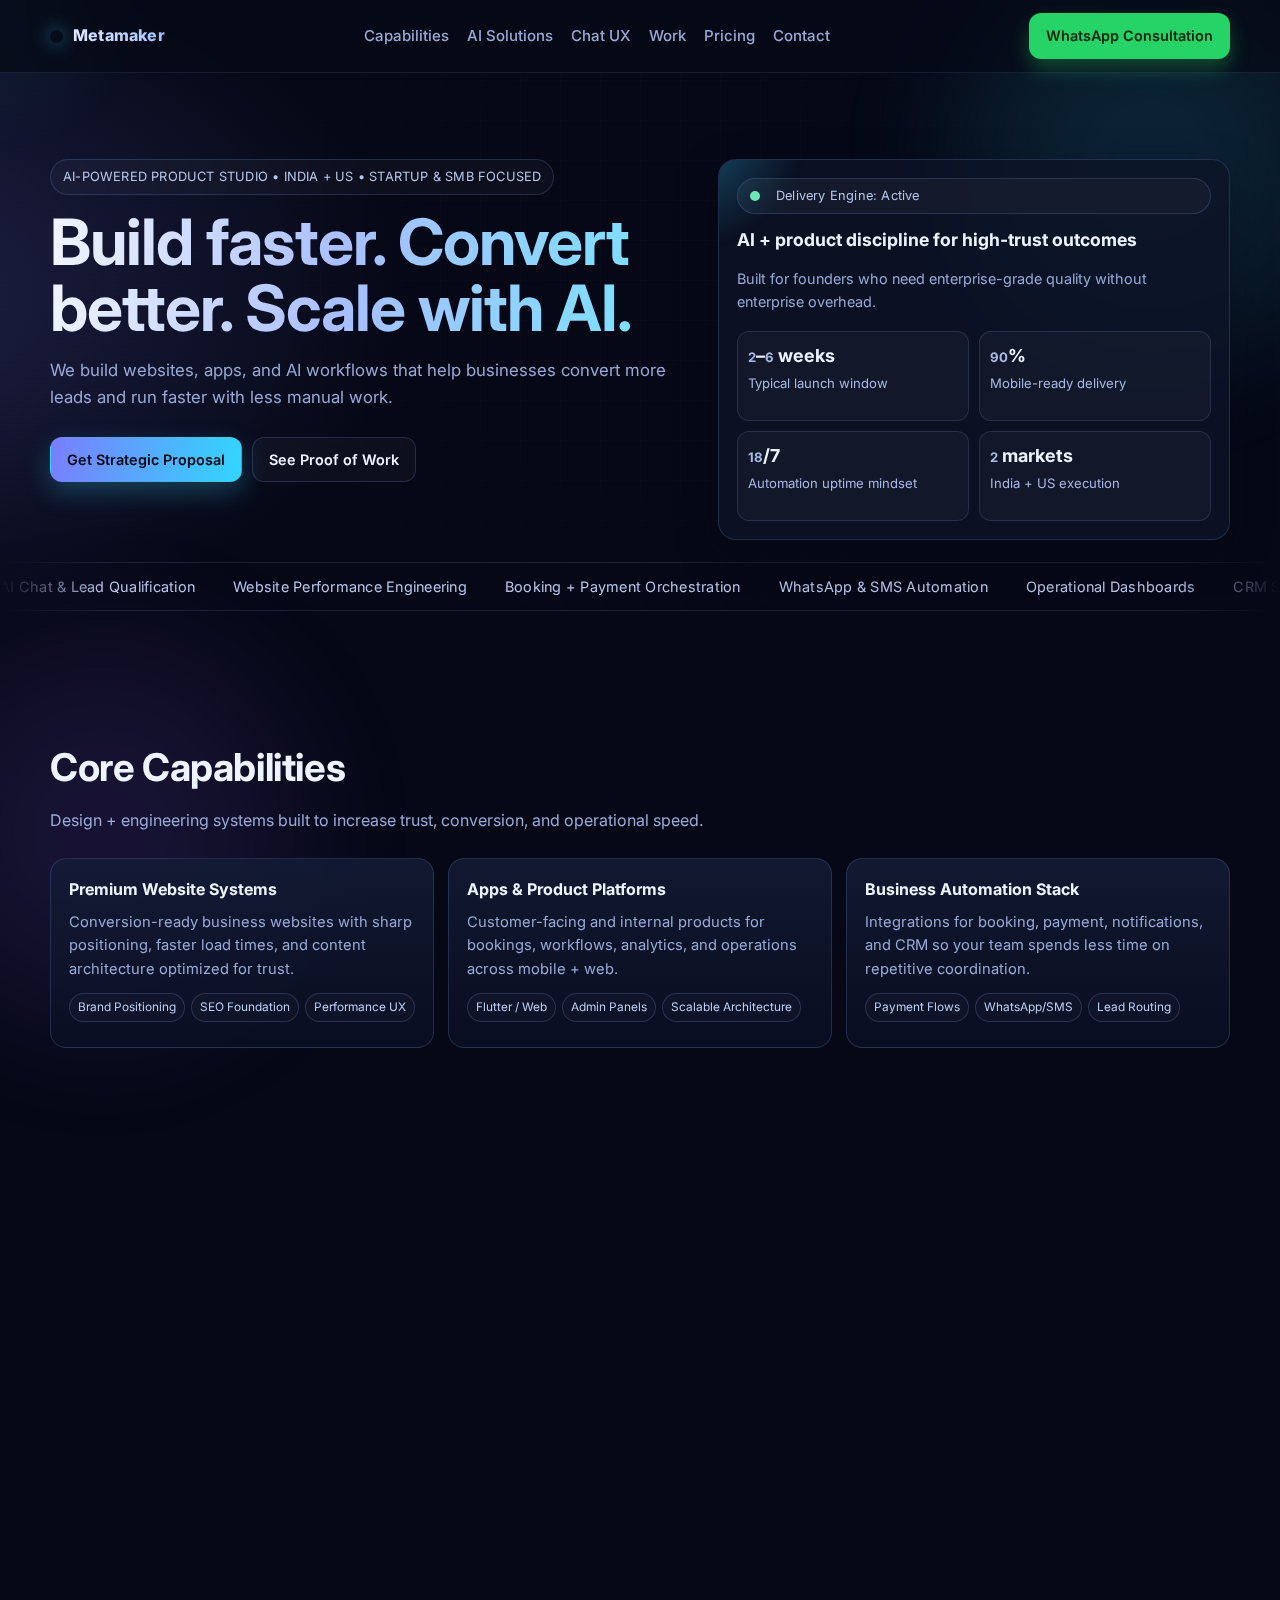
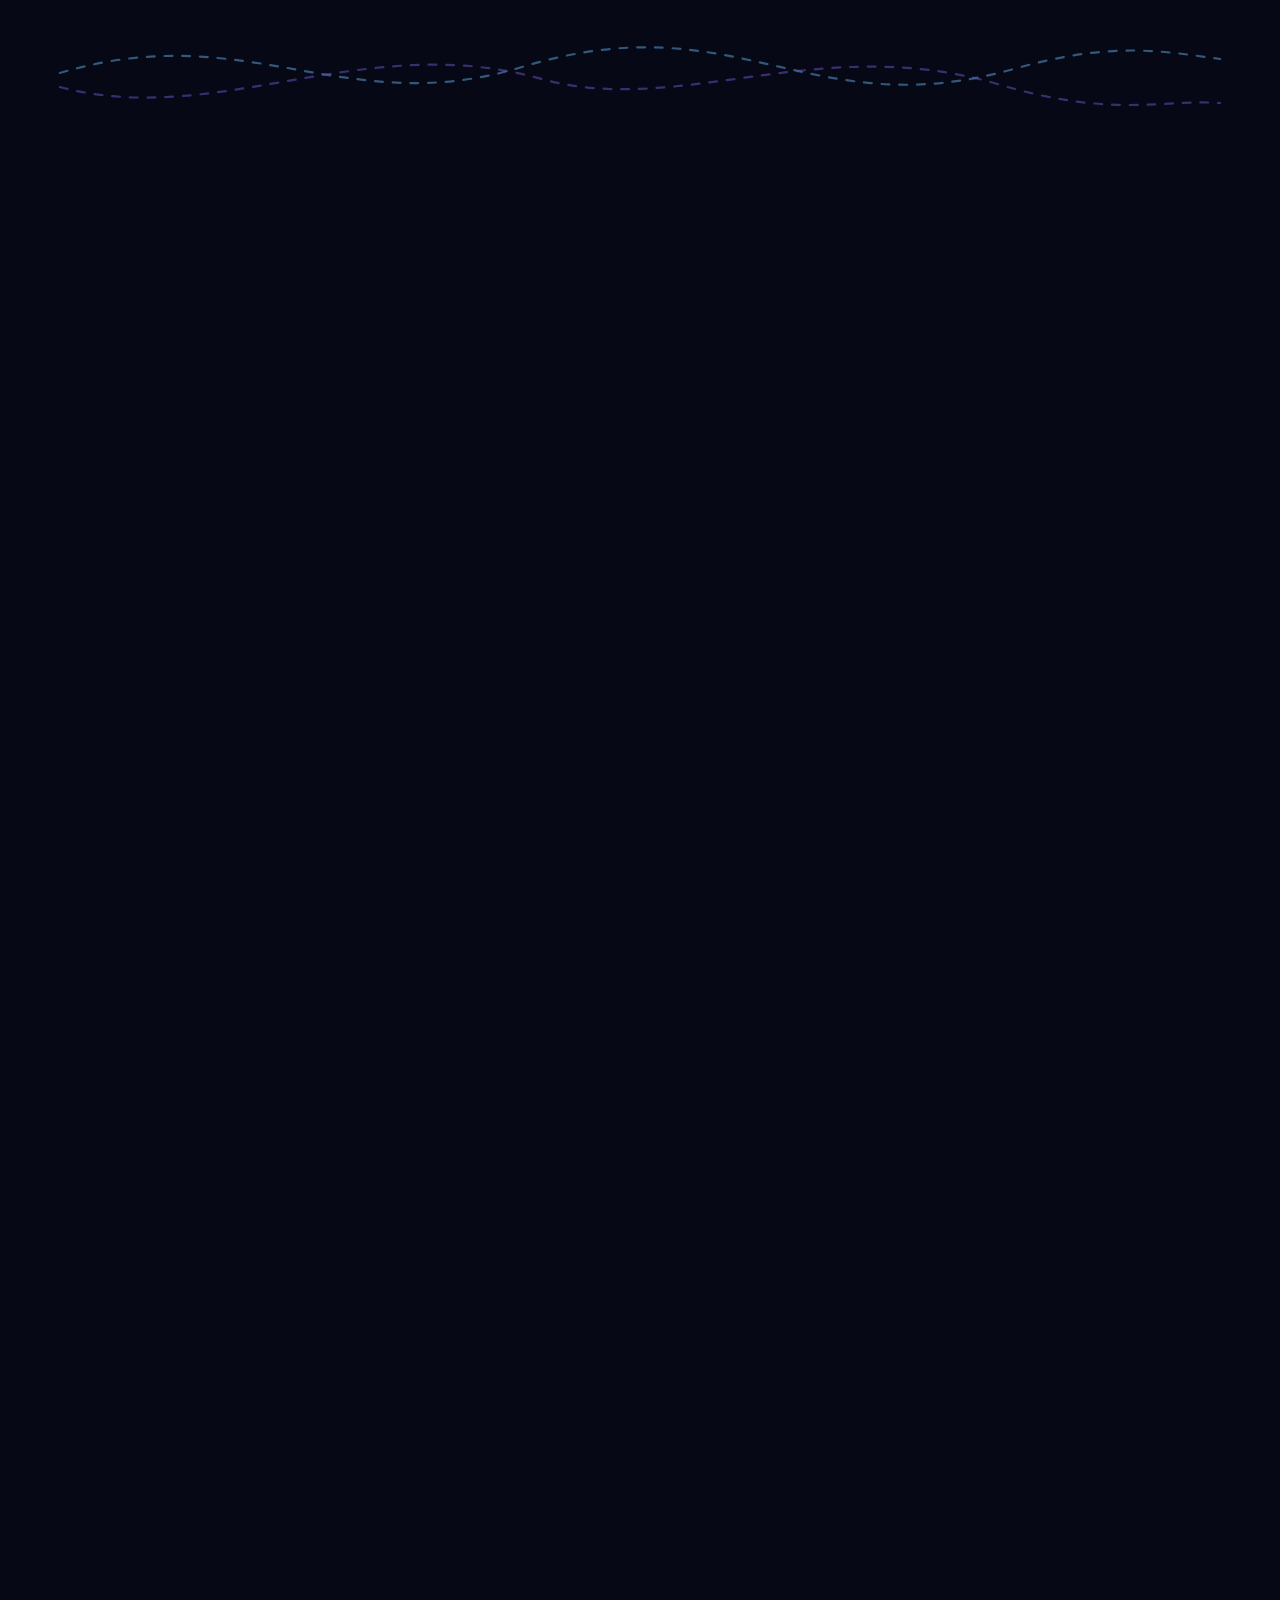
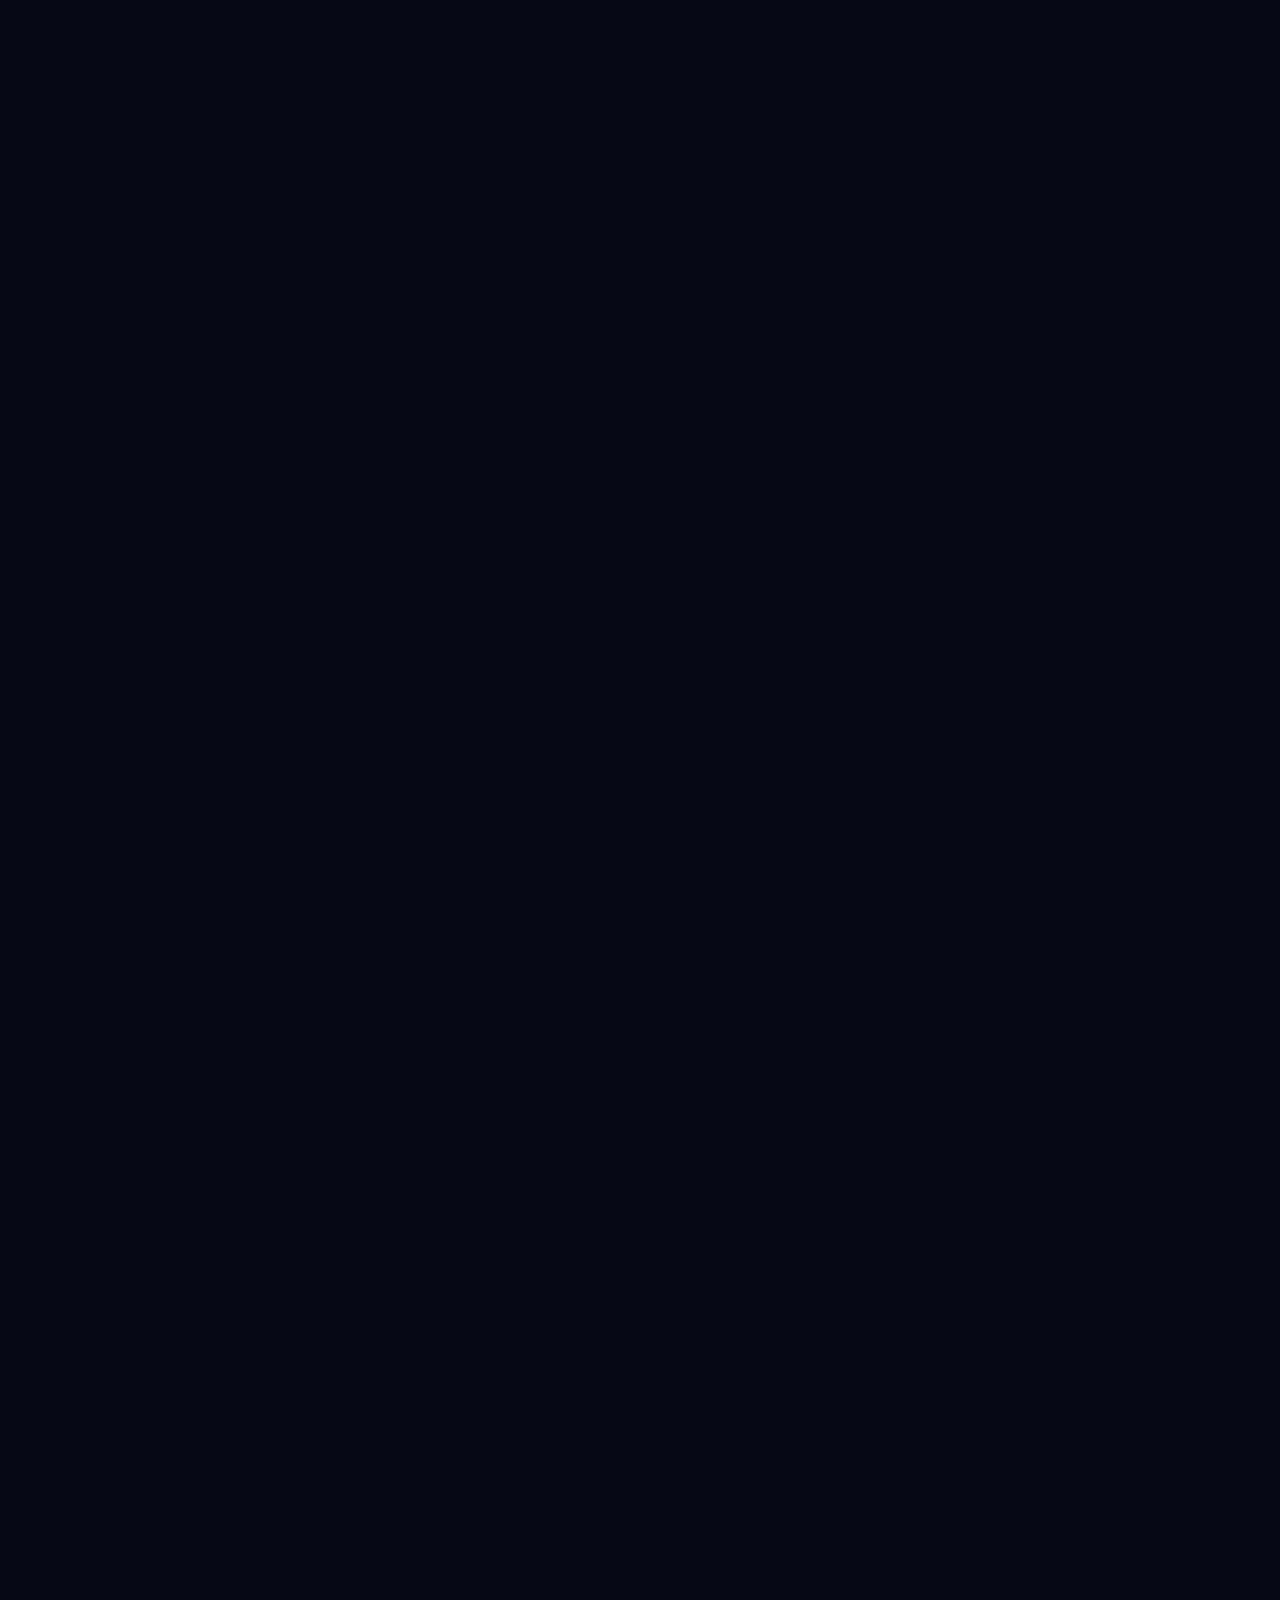
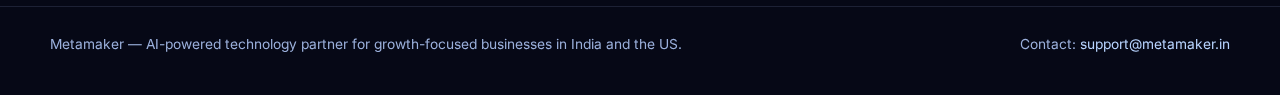
<file: index.html>
<!DOCTYPE html>
<html lang="en">
<head>
  <meta charset="UTF-8" />
  <meta name="viewport" content="width=device-width, initial-scale=1.0" />
  <title>Metamaker — AI-Powered Digital Solutions for Growing Businesses</title>
  <meta name="description" content="Metamaker builds AI-powered websites, apps, automations, and customer experience systems for startups and small businesses in India and the US." />
  <link rel="icon" type="image/png" href="assets/work/returntrack-icon.png" />
  <link rel="preconnect" href="https://fonts.googleapis.com" />
  <link rel="preconnect" href="https://fonts.gstatic.com" crossorigin />
  <link href="https://fonts.googleapis.com/css2?family=Inter:wght@400;500;600;700;800;900&display=swap" rel="stylesheet" />

  <style>
    :root {
      --bg: #060816;
      --bg-soft: #0b1024;
      --panel: rgba(13, 19, 39, 0.78);
      --panel-2: rgba(18, 27, 51, 0.85);
      --text: #edf3ff;
      --muted: #98a9d6;
      --line: rgba(120, 148, 226, 0.22);
      --brand: #7a7dff;
      --brand-2: #31d6ff;
      --accent: #8b5cf6;
      --ok: #6ee7b7;
      --danger: #fb7185;
      --shadow: 0 14px 40px rgba(6, 9, 20, 0.45);
    }

    * { box-sizing: border-box; margin: 0; padding: 0; }

    html { scroll-behavior: smooth; }

    body {
      font-family: "Inter", system-ui, -apple-system, Segoe UI, Roboto, sans-serif;
      color: var(--text);
      background:
        radial-gradient(1000px 540px at 85% -15%, rgba(49, 214, 255, 0.2), transparent 60%),
        radial-gradient(900px 560px at -12% 6%, rgba(122, 125, 255, 0.22), transparent 62%),
        radial-gradient(800px 450px at 50% 110%, rgba(139, 92, 246, 0.12), transparent 64%),
        var(--bg);
      line-height: 1.6;
      overflow-x: hidden;
    }

    .ambient {
      position: fixed;
      inset: 0;
      pointer-events: none;
      z-index: 0;
      opacity: 0.45;
      background-image:
        linear-gradient(rgba(255,255,255,0.04) 1px, transparent 1px),
        linear-gradient(90deg, rgba(255,255,255,0.04) 1px, transparent 1px);
      background-size: 40px 40px;
      mask-image: radial-gradient(circle at 50% 30%, rgba(0,0,0,1), rgba(0,0,0,0) 72%);
      animation: drift 28s linear infinite;
    }

    .noise {
      position: fixed;
      inset: 0;
      pointer-events: none;
      z-index: 1;
      opacity: .04;
      background-image: radial-gradient(circle at 20% 20%, #fff 0.7px, transparent 0.8px);
      background-size: 4px 4px;
      mix-blend-mode: soft-light;
    }

    .blob {
      position: fixed;
      width: 36vw;
      max-width: 520px;
      aspect-ratio: 1;
      border-radius: 50%;
      filter: blur(55px);
      opacity: .28;
      pointer-events: none;
      z-index: 1;
      transform: translate3d(0,0,0);
      transition: transform .2s linear;
    }

    .blob-a {
      background: radial-gradient(circle, rgba(49,214,255,.6), rgba(49,214,255,0));
      top: -8vh;
      right: -8vw;
    }

    .blob-b {
      background: radial-gradient(circle, rgba(139,92,246,.6), rgba(139,92,246,0));
      bottom: -18vh;
      left: -10vw;
    }

    .cursor-glow {
      position: fixed;
      width: 320px;
      height: 320px;
      border-radius: 50%;
      pointer-events: none;
      z-index: 2;
      opacity: .22;
      transform: translate(-50%, -50%);
      background: radial-gradient(circle, rgba(49,214,255,.35), rgba(49,214,255,0) 68%);
      transition: opacity .25s ease;
    }

    @keyframes drift {
      0% { transform: translateY(0); }
      100% { transform: translateY(40px); }
    }

    .container { width: min(1180px, calc(100% - 40px)); margin: 0 auto; position: relative; z-index: 2; }

    .chip {
      display: inline-flex;
      align-items: center;
      gap: 8px;
      border: 1px solid var(--line);
      border-radius: 999px;
      padding: 7px 12px;
      font-size: 0.8rem;
      letter-spacing: .2px;
      color: #b8c7ea;
      background: rgba(255,255,255,0.03);
      backdrop-filter: blur(10px);
    }

    header {
      position: sticky;
      top: 0;
      z-index: 50;
      border-bottom: 1px solid rgba(152,169,214,0.12);
      background: rgba(6,8,22,0.7);
      backdrop-filter: blur(10px);
    }

    .nav {
      display: flex;
      justify-content: space-between;
      align-items: center;
      gap: 16px;
      min-height: 72px;
    }

    .brand {
      display: inline-flex;
      align-items: center;
      gap: 10px;
      font-weight: 800;
      letter-spacing: .2px;
      text-decoration: none;
      color: var(--text);
    }

    .brand-dot {
      width: 13px;
      height: 13px;
      border-radius: 50%;
      background: linear-gradient(135deg, var(--brand), var(--brand-2));
      box-shadow: 0 0 18px rgba(49,214,255,0.6);
    }

    .brand span {
      background: linear-gradient(90deg, #dfe8ff, #9ec5ff);
      -webkit-background-clip: text;
      background-clip: text;
      color: transparent;
    }

    .nav-links {
      display: flex;
      align-items: center;
      gap: 18px;
    }

    .nav-links a {
      text-decoration: none;
      color: var(--muted);
      font-size: .94rem;
      font-weight: 500;
    }

    .nav-links a:hover { color: var(--text); }

    .btn {
      display: inline-flex;
      align-items: center;
      justify-content: center;
      gap: 8px;
      text-decoration: none;
      border-radius: 12px;
      border: 1px solid transparent;
      padding: 10px 16px;
      font-weight: 600;
      font-size: .9rem;
      transition: transform .2s ease, box-shadow .2s ease, border-color .2s ease;
      cursor: pointer;
      font-family: inherit;
    }

    .btn:hover { transform: translateY(-1px); }

    .btn-primary {
      background: linear-gradient(100deg, var(--brand), var(--brand-2));
      color: #02050f;
      box-shadow: 0 10px 26px rgba(49,214,255,0.25);
      position: relative;
      overflow: hidden;
      isolation: isolate;
    }

    .btn-primary::after {
      content: "";
      position: absolute;
      inset: -120% auto auto -60%;
      width: 42%;
      height: 280%;
      transform: rotate(20deg);
      background: linear-gradient(90deg, rgba(255,255,255,0), rgba(255,255,255,.48), rgba(255,255,255,0));
      animation: sheen 4.8s ease-in-out infinite;
      pointer-events: none;
      z-index: -1;
    }

    @keyframes sheen {
      0%, 78% { left: -70%; }
      100% { left: 145%; }
    }

    .btn-soft {
      color: var(--text);
      border-color: var(--line);
      background: rgba(255,255,255,0.03);
    }

    .btn-whatsapp {
      color: #06240f;
      background: #25d366;
      box-shadow: 0 10px 20px rgba(37, 211, 102, 0.3);
    }

    .hero {
      padding: 86px 0 62px;
      position: relative;
    }

    .hero-grid {
      display: grid;
      grid-template-columns: 1.2fr .95fr;
      gap: 22px;
      align-items: stretch;
    }

    .hero h1 {
      font-size: clamp(2.1rem, 5vw, 4.2rem);
      line-height: 1.03;
      letter-spacing: -1px;
      margin: 14px 0 16px;
      max-width: 900px;
    }

    .hero .sub {
      color: var(--muted);
      font-size: 1.05rem;
      max-width: 760px;
    }

    .gradient-text {
      background: linear-gradient(96deg, #f2f6ff, #a9beff 45%, #74e7ff);
      -webkit-background-clip: text;
      background-clip: text;
      color: transparent;
    }

    .hero-actions {
      display: flex;
      gap: 10px;
      flex-wrap: wrap;
      margin-top: 26px;
    }

    .glass {
      border: 1px solid var(--line);
      background: var(--panel);
      backdrop-filter: blur(12px);
      border-radius: 18px;
      box-shadow: var(--shadow);
    }

    .hero-card {
      padding: 18px;
      display: grid;
      gap: 12px;
      align-content: start;
      position: relative;
      overflow: hidden;
      isolation: isolate;
    }

    .hero-card::before {
      content: "";
      position: absolute;
      inset: -40% auto auto -30%;
      width: 240px;
      height: 240px;
      background: radial-gradient(circle, rgba(49,214,255,0.35), transparent 70%);
      filter: blur(6px);
      z-index: -1;
    }

    .signal-grid {
      display: grid;
      grid-template-columns: repeat(2, minmax(0, 1fr));
      gap: 10px;
      margin-top: 6px;
    }

    .signal {
      background: rgba(255,255,255,0.03);
      border: 1px solid rgba(151, 172, 230, 0.17);
      border-radius: 12px;
      padding: 10px;
      min-height: 90px;
    }

    .signal strong { display: block; font-size: 1.12rem; }
    .signal span { color: #a8b9e6; font-size: .82rem; }

    .pulse {
      width: 10px;
      height: 10px;
      border-radius: 50%;
      background: var(--ok);
      box-shadow: 0 0 0 0 rgba(110,231,183, .8);
      animation: pulse 2s infinite;
      display: inline-block;
      margin-right: 8px;
      vertical-align: middle;
    }

    @keyframes pulse {
      0% { box-shadow: 0 0 0 0 rgba(110,231,183,.7); }
      70% { box-shadow: 0 0 0 12px rgba(110,231,183,0); }
      100% { box-shadow: 0 0 0 0 rgba(110,231,183,0); }
    }

    .ticker {
      margin-top: 22px;
      border-top: 1px solid rgba(152,169,214,0.15);
      border-bottom: 1px solid rgba(152,169,214,0.15);
      overflow: hidden;
      white-space: nowrap;
      mask-image: linear-gradient(90deg, transparent, #000 8%, #000 92%, transparent);
    }

    .ticker-track {
      display: inline-flex;
      gap: 38px;
      padding: 12px 0;
      animation: marquee 26s linear infinite;
      color: #b7c5e8;
      font-size: .9rem;
      letter-spacing: .25px;
    }

    @keyframes marquee {
      0% { transform: translateX(0); }
      100% { transform: translateX(-50%); }
    }

    section {
      padding: 64px 0;
      position: relative;
      z-index: 2;
    }

    h2 {
      font-size: clamp(1.45rem, 3vw, 2.4rem);
      letter-spacing: -.4px;
      margin-bottom: 10px;
    }

    .section-sub {
      color: var(--muted);
      max-width: 760px;
      margin-bottom: 24px;
    }

    .reveal {
      opacity: 0;
      transform: translateY(14px);
      transition: opacity .65s ease, transform .65s ease;
    }

    .reveal.in { opacity: 1; transform: translateY(0); }

    .capabilities {
      display: grid;
      gap: 14px;
      grid-template-columns: repeat(3, minmax(0,1fr));
    }

    .cap-card {
      border-radius: 16px;
      border: 1px solid var(--line);
      background: linear-gradient(180deg, rgba(20,29,55,.8), rgba(11,16,36,.76));
      padding: 18px;
      min-height: 190px;
    }

    .cap-card h3 {
      font-size: 1rem;
      margin-bottom: 8px;
    }

    .cap-card p {
      color: var(--muted);
      font-size: .92rem;
    }

    .chipline { margin-top: 12px; display: flex; flex-wrap: wrap; gap: 6px; }

    .mini-chip {
      border: 1px solid rgba(138,163,228,0.22);
      color: #bfd0f4;
      border-radius: 999px;
      font-size: .74rem;
      padding: 4px 8px;
      background: rgba(255,255,255,0.02);
    }

    .ai-block {
      margin-top: 24px;
      padding: 20px;
      border-radius: 18px;
      border: 1px solid var(--line);
      background: linear-gradient(115deg, rgba(122,125,255,.14), rgba(49,214,255,.08));
    }

    .ai-grid {
      margin-top: 14px;
      display: grid;
      grid-template-columns: repeat(2, minmax(0,1fr));
      gap: 12px;
    }

    .ai-item {
      border-radius: 12px;
      border: 1px solid rgba(146,167,222,0.22);
      background: rgba(5,9,22,0.55);
      padding: 12px;
      color: #d8e4ff;
      font-size: .9rem;
    }

    .portfolio-grid {
      display: grid;
      grid-template-columns: repeat(2, minmax(0,1fr));
      gap: 14px;
    }

    .work-card {
      overflow: hidden;
      border-radius: 16px;
      border: 1px solid var(--line);
      background: var(--panel-2);
      box-shadow: var(--shadow);
    }

    .tilt {
      transform-style: preserve-3d;
      will-change: transform;
      transition: transform .2s ease;
    }

    .work-card img {
      width: 100%;
      height: 220px;
      object-fit: cover;
      border-bottom: 1px solid var(--line);
    }

    .work-body { padding: 16px; }

    .pill {
      display: inline-flex;
      padding: 4px 8px;
      font-size: .74rem;
      border: 1px solid rgba(145,166,225,.3);
      border-radius: 999px;
      color: #bdd0ff;
      margin-right: 6px;
      margin-top: 8px;
    }

    .work-link {
      margin-top: 12px;
      display: inline-block;
      color: #9bc7ff;
      text-decoration: none;
      font-weight: 600;
    }

    .pricing-wrap {
      display: grid;
      grid-template-columns: repeat(3, minmax(0,1fr));
      gap: 14px;
      align-items: stretch;
    }

    .price-card {
      border: 1px solid var(--line);
      border-radius: 16px;
      background: var(--panel-2);
      padding: 18px;
      display: grid;
      gap: 10px;
    }

    .price {
      font-weight: 900;
      font-size: 1.72rem;
      letter-spacing: -0.5px;
    }

    ul { list-style: none; }
    li { color: var(--muted); font-size: .92rem; margin: 6px 0; }

    .addons {
      margin-top: 14px;
      border: 1px dashed rgba(149,173,232,0.32);
      border-radius: 14px;
      padding: 14px;
      background: rgba(13,20,40,0.5);
    }

    .addon-grid {
      display: grid;
      grid-template-columns: repeat(3, minmax(0,1fr));
      gap: 10px;
      margin-top: 10px;
    }

    .addon-item {
      border: 1px solid rgba(148,171,230,0.2);
      border-radius: 10px;
      padding: 10px;
      font-size: .88rem;
      background: rgba(8,14,30,0.7);
    }

    .addon-item span {
      display: block;
      color: var(--ok);
      font-weight: 700;
      margin-top: 3px;
      font-size: .84rem;
    }

    .team-grid, .testimonial-grid {
      display: grid;
      grid-template-columns: repeat(3, minmax(0,1fr));
      gap: 12px;
    }

    .team-card, .quote-card {
      border: 1px solid var(--line);
      border-radius: 14px;
      background: rgba(12,18,37,.8);
      padding: 14px;
    }

    .team-card small {
      color: #9cb0df;
      display: block;
      margin-top: 4px;
      font-size: .85rem;
    }

    .quote-card p { color: #d9e6ff; font-size: .92rem; }
    .quote-card span { color: #94a9d8; font-size: .8rem; margin-top: 8px; display: block; }

    .contact-grid {
      display: grid;
      grid-template-columns: 1.1fr .95fr;
      gap: 14px;
      align-items: stretch;
    }

    .contact-panel {
      border: 1px solid var(--line);
      border-radius: 16px;
      background: linear-gradient(95deg, rgba(122,125,255,0.16), rgba(49,214,255,0.09));
      padding: 20px;
    }

    .form-panel {
      border: 1px solid var(--line);
      border-radius: 16px;
      background: rgba(10, 15, 31, .86);
      padding: 16px;
    }

    .field { margin-bottom: 10px; }
    .field label {
      display: block;
      margin-bottom: 4px;
      color: #a8bce8;
      font-size: .82rem;
    }

    .field input,
    .field textarea,
    .field select {
      width: 100%;
      background: #0a1228;
      color: #e9f0ff;
      border: 1px solid rgba(141,163,219,0.25);
      border-radius: 10px;
      padding: 10px;
      font-family: inherit;
      outline: none;
      transition: border-color .2s ease, box-shadow .2s ease;
    }

    .field input:focus,
    .field textarea:focus,
    .field select:focus {
      border-color: rgba(49,214,255,.45);
      box-shadow: 0 0 0 3px rgba(49,214,255,.1);
    }

    .field textarea { min-height: 108px; resize: vertical; }

    .tiny { font-size: .78rem; color: #8ca1d3; }

    .flow-section {
      padding-top: 36px;
      padding-bottom: 20px;
    }

    .flow-svg {
      width: 100%;
      height: 120px;
      display: block;
      opacity: .7;
      filter: drop-shadow(0 8px 18px rgba(49,214,255,.16));
    }

    .flow-path {
      fill: none;
      stroke: rgba(108, 196, 255, .62);
      stroke-width: 2.2;
      stroke-linecap: round;
      stroke-dasharray: 8 10;
      animation: flowDash 12s linear infinite;
    }

    .flow-path.alt {
      stroke: rgba(142, 112, 255, .55);
      animation-duration: 16s;
    }

    @keyframes flowDash {
      to { stroke-dashoffset: -360; }
    }

    .chat-showcase {
      display: grid;
      grid-template-columns: .95fr 1.05fr;
      gap: 14px;
      align-items: stretch;
    }

    .chat-panel, .chat-ui {
      border: 1px solid var(--line);
      border-radius: 16px;
      background: rgba(10, 16, 33, .84);
      padding: 16px;
      box-shadow: var(--shadow);
    }

    .chat-ui {
      display: grid;
      grid-template-rows: auto 1fr auto;
      min-height: 330px;
      gap: 10px;
    }

    .chat-top {
      display: flex;
      align-items: center;
      justify-content: space-between;
      color: #b7c9f2;
      font-size: .84rem;
    }

    .chat-window {
      border: 1px solid rgba(134, 160, 227, .24);
      border-radius: 12px;
      padding: 10px;
      background: rgba(9, 14, 29, .88);
      display: grid;
      gap: 8px;
      align-content: start;
    }

    .bubble {
      max-width: 86%;
      border-radius: 12px;
      padding: 9px 11px;
      font-size: .85rem;
      line-height: 1.4;
      border: 1px solid rgba(134,160,227,.2);
    }

    .bubble.user {
      margin-left: auto;
      background: rgba(49,214,255,.16);
      color: #dff8ff;
    }

    .bubble.ai {
      background: rgba(122,125,255,.16);
      color: #e9ecff;
    }

    .chat-input {
      border: 1px solid rgba(134,160,227,.24);
      border-radius: 10px;
      background: rgba(6, 11, 25, .9);
      color: #a7bae8;
      padding: 10px;
      font-size: .84rem;
      display: flex;
      align-items: center;
      justify-content: space-between;
    }

    footer {
      padding: 26px 0 40px;
      border-top: 1px solid rgba(150,169,218,0.16);
      color: #9bb0dc;
      font-size: .86rem;
      margin-top: 18px;
    }

    @media (max-width: 1024px) {
      .hero-grid,
      .contact-grid,
      .chat-showcase { grid-template-columns: 1fr; }
      .capabilities,
      .pricing-wrap,
      .team-grid,
      .testimonial-grid,
      .addon-grid { grid-template-columns: repeat(2, minmax(0,1fr)); }
      .portfolio-grid { grid-template-columns: 1fr; }
    }

    @media (max-width: 760px) {
      .nav-links { display: none; }
      .capabilities,
      .pricing-wrap,
      .team-grid,
      .testimonial-grid,
      .addon-grid,
      .ai-grid { grid-template-columns: 1fr; }
      .hero { padding-top: 62px; }
      .container { width: min(1180px, calc(100% - 24px)); }
    }
  </style>
</head>
<body>
  <div class="ambient" aria-hidden="true"></div>
  <div class="noise" aria-hidden="true"></div>
  <div class="blob blob-a" data-parallax="8" aria-hidden="true"></div>
  <div class="blob blob-b" data-parallax="14" aria-hidden="true"></div>
  <div class="cursor-glow" id="cursorGlow" aria-hidden="true"></div>

  <header>
    <div class="container nav">
      <a class="brand" href="#top" aria-label="Metamaker home">
        <span class="brand-dot"></span>
        <span>Metamaker</span>
      </a>

      <nav class="nav-links" aria-label="Primary">
        <a href="#capabilities">Capabilities</a>
        <a href="#ai-solutions">AI Solutions</a>
        <a href="#chat-preview">Chat UX</a>
        <a href="#work">Work</a>
        <a href="#pricing">Pricing</a>
        <a href="#contact">Contact</a>
      </nav>

      <a class="btn btn-whatsapp" href="https://wa.me/919000000000?text=Hi%20Metamaker%2C%20I%20want%20to%20book%20a%20consultation." target="_blank" rel="noopener">WhatsApp Consultation</a>
    </div>
  </header>

  <main id="top">
    <section class="hero">
      <div class="container hero-grid">
        <div class="reveal in">
          <div class="chip">AI-POWERED PRODUCT STUDIO • INDIA + US • STARTUP & SMB FOCUSED</div>
          <h1 class="gradient-text">Build faster. Convert better. Scale with AI.</h1>
          <p class="sub">We build websites, apps, and AI workflows that help businesses convert more leads and run faster with less manual work.</p>

          <div class="hero-actions">
            <a class="btn btn-primary" href="#contact">Get Strategic Proposal</a>
            <a class="btn btn-soft" href="#work">See Proof of Work</a>
          </div>
        </div>

        <aside class="hero-card glass reveal in" aria-label="Performance snapshot">
          <div class="chip"><span class="pulse"></span>Delivery Engine: Active</div>
          <h3 style="font-size:1.1rem;">AI + product discipline for high-trust outcomes</h3>
          <p style="color:var(--muted); font-size:.9rem;">Built for founders who need enterprise-grade quality without enterprise overhead.</p>

          <div class="signal-grid">
            <div class="signal"><strong><span data-counter="2">2</span>–<span data-counter="6">6</span> weeks</strong><span>Typical launch window</span></div>
            <div class="signal"><strong><span data-counter="99">99</span>%</strong><span>Mobile-ready delivery</span></div>
            <div class="signal"><strong><span data-counter="24">24</span>/7</strong><span>Automation uptime mindset</span></div>
            <div class="signal"><strong><span data-counter="2">2</span> markets</strong><span>India + US execution</span></div>
          </div>
        </aside>
      </div>

      <div class="ticker" aria-hidden="true">
        <div class="ticker-track">
          <span>AI Chat & Lead Qualification</span>
          <span>Website Performance Engineering</span>
          <span>Booking + Payment Orchestration</span>
          <span>WhatsApp & SMS Automation</span>
          <span>Operational Dashboards</span>
          <span>CRM Sync + Follow-up Flows</span>
          <span>AI Chat & Lead Qualification</span>
          <span>Website Performance Engineering</span>
          <span>Booking + Payment Orchestration</span>
          <span>WhatsApp & SMS Automation</span>
          <span>Operational Dashboards</span>
          <span>CRM Sync + Follow-up Flows</span>
        </div>
      </div>
    </section>

    <section id="capabilities" class="reveal">
      <div class="container">
        <h2>Core Capabilities</h2>
        <p class="section-sub">Design + engineering systems built to increase trust, conversion, and operational speed.</p>

        <div class="capabilities">
          <article class="cap-card">
            <h3>Premium Website Systems</h3>
            <p>Conversion-ready business websites with sharp positioning, faster load times, and content architecture optimized for trust.</p>
            <div class="chipline">
              <span class="mini-chip">Brand Positioning</span>
              <span class="mini-chip">SEO Foundation</span>
              <span class="mini-chip">Performance UX</span>
            </div>
          </article>

          <article class="cap-card">
            <h3>Apps & Product Platforms</h3>
            <p>Customer-facing and internal products for bookings, workflows, analytics, and operations across mobile + web.</p>
            <div class="chipline">
              <span class="mini-chip">Flutter / Web</span>
              <span class="mini-chip">Admin Panels</span>
              <span class="mini-chip">Scalable Architecture</span>
            </div>
          </article>

          <article class="cap-card">
            <h3>Business Automation Stack</h3>
            <p>Integrations for booking, payment, notifications, and CRM so your team spends less time on repetitive coordination.</p>
            <div class="chipline">
              <span class="mini-chip">Payment Flows</span>
              <span class="mini-chip">WhatsApp/SMS</span>
              <span class="mini-chip">Lead Routing</span>
            </div>
          </article>
        </div>
      </div>
    </section>

    <section id="ai-solutions" class="reveal">
      <div class="container">
        <h2>AI-Powered Solutions</h2>
        <p class="section-sub">AI embedded into lead capture, support, follow-ups, and operations from day one.</p>

        <div class="ai-block">
          <div class="ai-grid">
            <div class="ai-item">AI lead triage assistants that qualify enquiries and route high-intent prospects in real time.</div>
            <div class="ai-item">Smart follow-up workflows that trigger personalized WhatsApp/SMS nudges and reduce lead drop-off.</div>
            <div class="ai-item">AI support copilots for FAQs, booking queries, and escalation handoff to human teams.</div>
            <div class="ai-item">Internal AI dashboards summarizing bookings, revenue signals, and funnel bottlenecks.</div>
          </div>
        </div>
      </div>
    </section>

    <section class="flow-section" aria-hidden="true">
      <div class="container">
        <svg class="flow-svg" viewBox="0 0 1200 120" preserveAspectRatio="none">
          <path class="flow-path" d="M10,64 C200,8 300,112 480,58 C700,-8 770,118 980,60 C1080,32 1130,42 1190,50" />
          <path class="flow-path alt" d="M10,78 C170,120 320,20 500,70 C640,108 780,24 960,74 C1080,110 1130,90 1190,94" />
        </svg>
      </div>
    </section>

    <section id="chat-preview" class="reveal">
      <div class="container chat-showcase">
        <article class="chat-panel">
          <h2>Customer-Facing AI Chat Preview</h2>
          <p class="section-sub" style="margin-bottom:10px;">This is the chat experience your business offers to end customers — so they can ask questions, book services, and get support instantly.</p>
          <div class="chipline">
            <span class="mini-chip">Live Lead Qualification</span>
            <span class="mini-chip">Instant FAQs</span>
            <span class="mini-chip">Auto Follow-ups</span>
          </div>
          <p style="color:var(--muted); font-size:.9rem; margin-top:12px;">Embed this on website pages, booking flows, and support funnels so your customers reach your business faster, with smooth human handoff when needed.</p>
        </article>

        <article class="chat-ui" aria-label="Chatbot UI mockup">
          <div class="chat-top">
            <span>Your Business AI Assistant</span>
            <span>online ●</span>
          </div>
          <div class="chat-window">
            <div class="bubble user">I run a small clinic. Can you set up online booking + WhatsApp reminders?</div>
            <div class="bubble ai">Absolutely. We can launch a booking page, payment links, and reminders in 2–3 weeks.</div>
            <div class="bubble user">Can you also track no-shows?</div>
            <div class="bubble ai">Yes. We add no-show analytics and follow-up automations inside your admin dashboard.</div>
          </div>
          <div class="chat-input">
            <span>Type your message…</span>
            <span>↵ Send</span>
          </div>
        </article>
      </div>
    </section>

    <section id="work" class="reveal">
      <div class="container">
        <h2>Selected Work</h2>
        <p class="section-sub">One strong preview per product — clean, focused proof of capability.</p>

        <div class="portfolio-grid">
          <article class="work-card">
            <img src="assets/work/returntrack-home.png" alt="Return Track app preview" />
            <div class="work-body">
              <h3>Return Track</h3>
              <p style="color:var(--muted); font-size:.92rem;">iOS utility app that helps users track return windows, deadlines, and refunds with clarity.</p>
              <span class="pill">iOS Product</span>
              <span class="pill">Consumer Utility</span>
              <a class="work-link" href="https://apps.apple.com/us/app/return-track/id6758237021" target="_blank" rel="noopener">View on App Store →</a>
            </div>
          </article>

          <article class="work-card">
            <img src="assets/work/geniecarz-preview.svg" alt="Genie Carz reference preview" />
            <div class="work-body">
              <h3>Genie Carz (Reference)</h3>
              <p style="color:var(--muted); font-size:.92rem;">Reference benchmark for trust-first service pages and conversion-led enquiry architecture.</p>
              <span class="pill">Automotive</span>
              <span class="pill">Website Funnel</span>
              <a class="work-link" href="https://geniecarz.com/" target="_blank" rel="noopener">Open Website →</a>
            </div>
          </article>
        </div>
      </div>
    </section>

    <section id="pricing" class="reveal">
      <div class="container">
        <h2>Engagement Models</h2>
        <p class="section-sub">Clear pricing. Premium execution. Scope adjusted to your goals.</p>

        <div class="pricing-wrap">
          <article class="price-card">
            <h3>Starter Web Presence</h3>
            <div class="price">₹35,000 / $499</div>
            <ul>
              <li>• 5-page premium website</li>
              <li>• Mobile-first responsive layout</li>
              <li>• Lead form + basic SEO setup</li>
              <li>• 2 revision rounds</li>
            </ul>
          </article>

          <article class="price-card" style="border-color: rgba(49,214,255,.4); box-shadow: 0 0 0 1px rgba(49,214,255,.15), var(--shadow);">
            <h3>Growth Website + Automation</h3>
            <div class="price">₹75,000 / $999</div>
            <ul>
              <li>• 8–12 pages + conversion copy structure</li>
              <li>• Booking funnel + analytics instrumentation</li>
              <li>• Performance optimization</li>
              <li>• Core WhatsApp/SMS hooks</li>
            </ul>
          </article>

          <article class="price-card">
            <h3>AI App / Platform MVP</h3>
            <div class="price">₹2.5L+ / $3,500+</div>
            <ul>
              <li>• Product strategy + UX system</li>
              <li>• Core app features + admin dashboard</li>
              <li>• AI workflow integration</li>
              <li>• QA, deployment, and handover</li>
            </ul>
          </article>
        </div>

        <div class="addons">
          <strong style="font-size:.96rem;">Add-on Services</strong>
          <div class="addon-grid">
            <div class="addon-item">Online SMS Support <span>₹5,000 / $80</span></div>
            <div class="addon-item">WhatsApp Notifications <span>₹8,000 / $120</span></div>
            <div class="addon-item">Booking System Setup <span>₹12,000 / $180</span></div>
            <div class="addon-item">Payment Gateway Integration <span>₹10,000 / $150</span></div>
            <div class="addon-item">CRM + Lead Automation <span>₹15,000 / $220</span></div>
            <div class="addon-item">Monthly Support Retainer <span>₹7,500 / $120 / month</span></div>
          </div>
        </div>
      </div>
    </section>

    <section class="reveal">
      <div class="container">
        <h2>Founder-Led Delivery</h2>
        <p class="section-sub">Lean team, senior ownership, fast communication.</p>

        <div class="team-grid" style="margin-bottom:12px;">
          <article class="team-card">
            <h3>Founder / Product Lead</h3>
            <small>Direct accountability for strategy, execution quality, and final outcomes.</small>
          </article>
          <article class="team-card">
            <h3>Engineering</h3>
            <small>Frontend, backend, AI workflows, and integration pipelines with production rigor.</small>
          </article>
          <article class="team-card">
            <h3>Design & Experience</h3>
            <small>High-trust visual language and UX systems that improve clarity and conversion.</small>
          </article>
        </div>

        <div class="testimonial-grid">
          <article class="quote-card">
            <p>“Metamaker converted our manual process into a polished digital workflow. Customers noticed the difference immediately.”</p>
            <span>— Service Business Owner, India</span>
          </article>
          <article class="quote-card">
            <p>“Fast and structured execution. We got premium output without the usual agency friction.”</p>
            <span>— SMB Founder, US</span>
          </article>
          <article class="quote-card">
            <p>“They think in systems, not just screens. That helped us improve operations and close more leads.”</p>
            <span>— Operations Lead, Local Brand</span>
          </article>
        </div>
      </div>
    </section>

    <section id="contact" class="reveal">
      <div class="container contact-grid">
        <article class="contact-panel">
          <div class="chip">BOOK A CONSULTATION</div>
          <h2 style="margin-top:12px;">Let’s architect your AI-powered growth stack.</h2>
          <p class="section-sub" style="margin: 8px 0 18px;">Share your business model, current bottlenecks, and target outcomes. We’ll respond with a practical implementation roadmap.</p>

          <div style="display:flex; flex-wrap:wrap; gap:10px;">
            <a class="btn btn-whatsapp" href="https://wa.me/919000000000?text=Hi%20Metamaker%2C%20I%20want%20to%20book%20a%20consultation." target="_blank" rel="noopener">WhatsApp Consultation</a>
            <a class="btn btn-soft" href="mailto:support@metamaker.in?subject=Metamaker%20Consultation%20Request">Email Metamaker</a>
          </div>

          <p class="tiny" style="margin-top:12px;">India + US friendly engagement model • founder-led discovery • fixed-scope options available</p>
        </article>

        <form class="form-panel" action="https://formsubmit.co/support@metamaker.in" method="POST">
          <input type="hidden" name="_subject" value="New Lead from metamaker.in" />
          <input type="hidden" name="_captcha" value="false" />
          <input type="hidden" name="_template" value="table" />

          <div class="field">
            <label for="name">Full name</label>
            <input id="name" name="name" required />
          </div>

          <div class="field">
            <label for="company">Company</label>
            <input id="company" name="company" />
          </div>

          <div class="field">
            <label for="email">Work email</label>
            <input id="email" type="email" name="email" required />
          </div>

          <div class="field">
            <label for="service">Primary requirement</label>
            <select id="service" name="service">
              <option>AI-Powered Website</option>
              <option>App / MVP Development</option>
              <option>Booking + Payment + Notifications</option>
              <option>AI Support / Automation Setup</option>
            </select>
          </div>

          <div class="field">
            <label for="brief">Project brief</label>
            <textarea id="brief" name="message" placeholder="What should we build, and what business result do you want to achieve?"></textarea>
          </div>

          <button class="btn btn-primary" type="submit">Send Enquiry</button>
          <p class="tiny" style="margin-top:8px;">Lead endpoint: FormSubmit (replaceable with your custom API anytime).</p>
        </form>
      </div>
    </section>
  </main>

  <footer>
    <div class="container" style="display:flex; flex-wrap:wrap; gap:10px; justify-content:space-between; align-items:center;">
      <p>Metamaker — AI-powered technology partner for growth-focused businesses in India and the US.</p>
      <p>Contact: <a href="mailto:support@metamaker.in" style="color:#b8d4ff; text-decoration:none;">support@metamaker.in</a></p>
    </div>
  </footer>

  <script>
    const observer = new IntersectionObserver((entries) => {
      entries.forEach((entry) => {
        if (entry.isIntersecting) {
          entry.target.classList.add('in');
        }
      });
    }, { threshold: 0.15 });

    document.querySelectorAll('.reveal').forEach((el) => observer.observe(el));

    // Lightweight count-up for hero signal values.
    const counters = document.querySelectorAll('[data-counter]');
    counters.forEach((counter) => {
      const target = Number(counter.dataset.counter || 0);
      let current = 0;
      const step = Math.max(1, Math.floor(target / 18));
      const run = () => {
        current += step;
        if (current >= target) {
          counter.textContent = target;
          return;
        }
        counter.textContent = current;
        requestAnimationFrame(run);
      };
      run();
    });

    const prefersReducedMotion = window.matchMedia('(prefers-reduced-motion: reduce)').matches;

    // Cursor spotlight glow effect.
    const cursorGlow = document.getElementById('cursorGlow');
    if (cursorGlow && !prefersReducedMotion) {
      window.addEventListener('pointermove', (e) => {
        cursorGlow.style.left = `${e.clientX}px`;
        cursorGlow.style.top = `${e.clientY}px`;
      });
      window.addEventListener('pointerdown', () => cursorGlow.style.opacity = '.34');
      window.addEventListener('pointerup', () => cursorGlow.style.opacity = '.22');
    } else if (cursorGlow) {
      cursorGlow.style.display = 'none';
    }

    // Subtle parallax drift for ambient blobs.
    const blobs = document.querySelectorAll('[data-parallax]');
    if (!prefersReducedMotion) {
      window.addEventListener('scroll', () => {
        const y = window.scrollY;
        blobs.forEach((el) => {
          const rate = Number(el.dataset.parallax || 10);
          el.style.transform = `translate3d(0, ${y / rate}px, 0)`;
        });
      }, { passive: true });
    }

    // 3D tilt interaction for premium cards.
    const tiltTargets = document.querySelectorAll('.cap-card, .work-card, .price-card, .team-card, .quote-card, .ai-item, .hero-card');
    tiltTargets.forEach((el) => {
      el.classList.add('tilt');
      if (prefersReducedMotion) return;

      let rafId = null;
      const applyTilt = (clientX, clientY) => {
        const rect = el.getBoundingClientRect();
        const px = (clientX - rect.left) / rect.width;
        const py = (clientY - rect.top) / rect.height;
        const rx = (0.5 - py) * 6;
        const ry = (px - 0.5) * 7;
        el.style.transform = `perspective(900px) rotateX(${rx.toFixed(2)}deg) rotateY(${ry.toFixed(2)}deg) translateY(-2px)`;
      };

      el.addEventListener('pointermove', (e) => {
        if (rafId) cancelAnimationFrame(rafId);
        rafId = requestAnimationFrame(() => applyTilt(e.clientX, e.clientY));
      });
      el.addEventListener('pointerleave', () => {
        if (rafId) cancelAnimationFrame(rafId);
        el.style.transform = 'perspective(900px) rotateX(0deg) rotateY(0deg) translateY(0px)';
      });
    });
  </script>
</body>
</html>
</file>
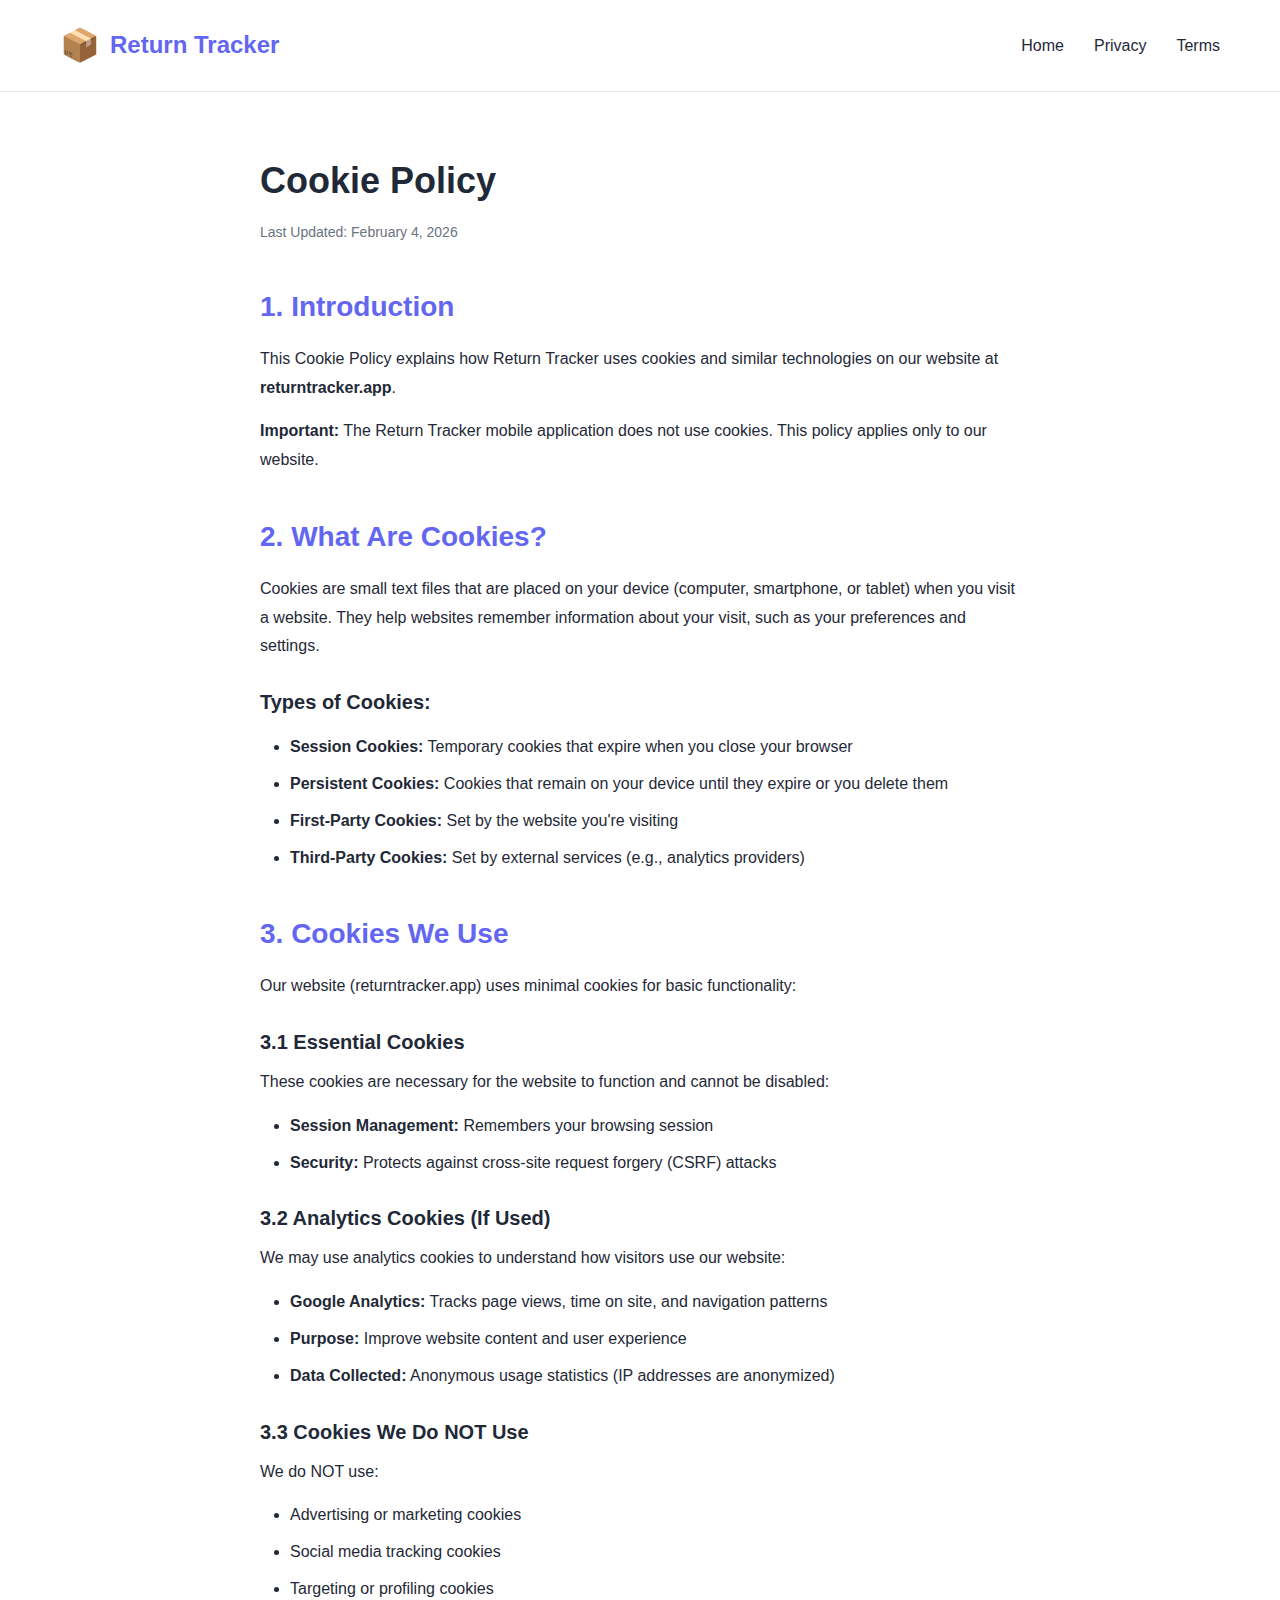
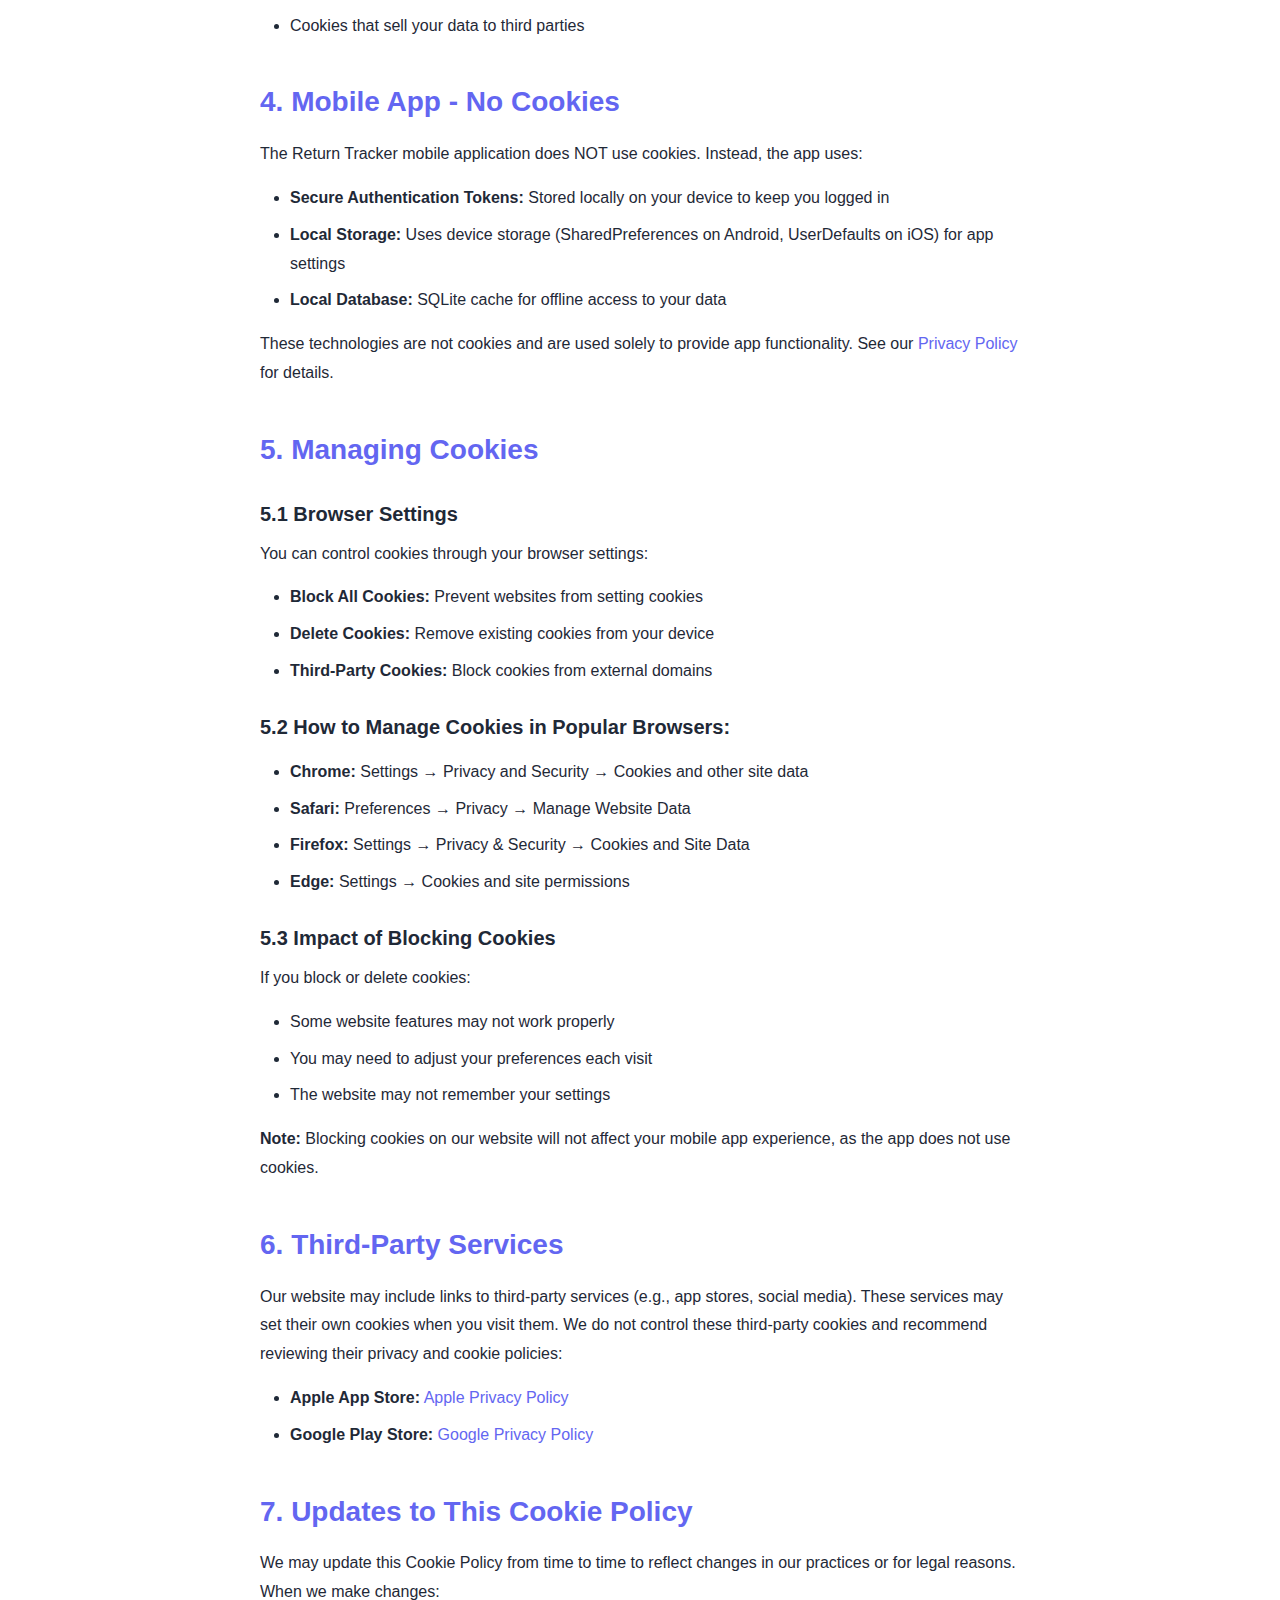
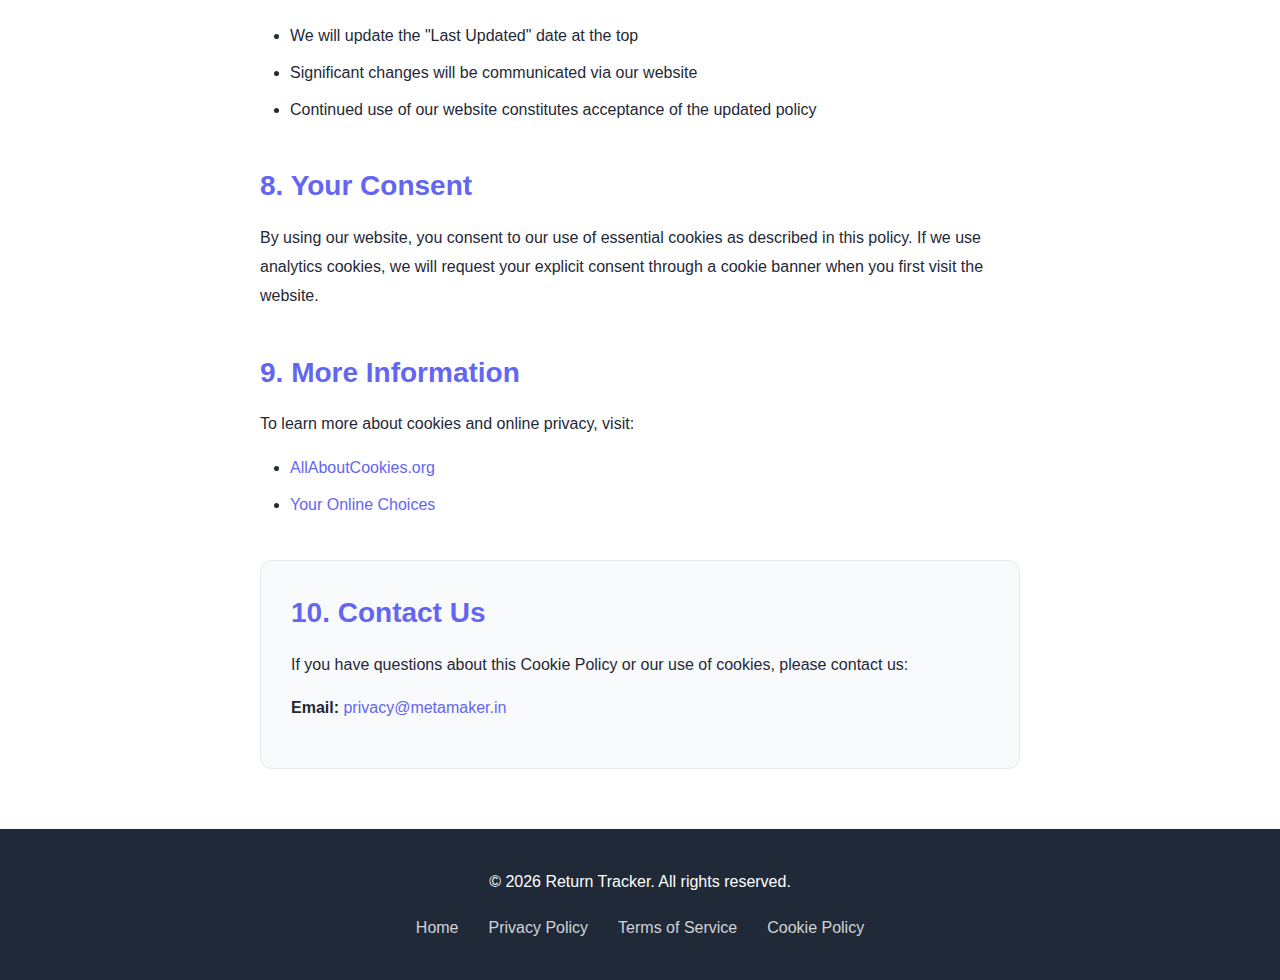
<file: returntracker/cookies/index.html>
<!DOCTYPE html>
<html lang="en">
<head>
    <meta charset="UTF-8">
    <meta name="viewport" content="width=device-width, initial-scale=1.0">
    <title>Cookie Policy - Return Tracker</title>
    <meta name="description" content="Cookie Policy for Return Tracker - Learn about our use of cookies.">
    <link rel="stylesheet" href="/returntracker/styles.css">
</head>
<body>
    <header>
        <div class="container">
            <a href="/returntracker/" class="logo">
                <span class="logo-icon">📦</span>
                <span class="logo-text">Return Tracker</span>
            </a>
            <nav>
                <a href="/returntracker/">Home</a>
                <a href="privacy.html">Privacy</a>
                <a href="terms.html">Terms</a>
            </nav>
        </div>
    </header>

    <main class="legal-page">
        <h1>Cookie Policy</h1>
        <p class="last-updated">Last Updated: February 4, 2026</p>

        <h2>1. Introduction</h2>
        <p>This Cookie Policy explains how Return Tracker uses cookies and similar technologies on our website at <strong>returntracker.app</strong>.</p>
        <p><strong>Important:</strong> The Return Tracker mobile application does not use cookies. This policy applies only to our website.</p>

        <h2>2. What Are Cookies?</h2>
        <p>Cookies are small text files that are placed on your device (computer, smartphone, or tablet) when you visit a website. They help websites remember information about your visit, such as your preferences and settings.</p>

        <h3>Types of Cookies:</h3>
        <ul>
            <li><strong>Session Cookies:</strong> Temporary cookies that expire when you close your browser</li>
            <li><strong>Persistent Cookies:</strong> Cookies that remain on your device until they expire or you delete them</li>
            <li><strong>First-Party Cookies:</strong> Set by the website you're visiting</li>
            <li><strong>Third-Party Cookies:</strong> Set by external services (e.g., analytics providers)</li>
        </ul>

        <h2>3. Cookies We Use</h2>
        <p>Our website (returntracker.app) uses minimal cookies for basic functionality:</p>

        <h3>3.1 Essential Cookies</h3>
        <p>These cookies are necessary for the website to function and cannot be disabled:</p>
        <ul>
            <li><strong>Session Management:</strong> Remembers your browsing session</li>
            <li><strong>Security:</strong> Protects against cross-site request forgery (CSRF) attacks</li>
        </ul>

        <h3>3.2 Analytics Cookies (If Used)</h3>
        <p>We may use analytics cookies to understand how visitors use our website:</p>
        <ul>
            <li><strong>Google Analytics:</strong> Tracks page views, time on site, and navigation patterns</li>
            <li><strong>Purpose:</strong> Improve website content and user experience</li>
            <li><strong>Data Collected:</strong> Anonymous usage statistics (IP addresses are anonymized)</li>
        </ul>

        <h3>3.3 Cookies We Do NOT Use</h3>
        <p>We do NOT use:</p>
        <ul>
            <li>Advertising or marketing cookies</li>
            <li>Social media tracking cookies</li>
            <li>Targeting or profiling cookies</li>
            <li>Cookies that sell your data to third parties</li>
        </ul>

        <h2>4. Mobile App - No Cookies</h2>
        <p>The Return Tracker mobile application does NOT use cookies. Instead, the app uses:</p>
        <ul>
            <li><strong>Secure Authentication Tokens:</strong> Stored locally on your device to keep you logged in</li>
            <li><strong>Local Storage:</strong> Uses device storage (SharedPreferences on Android, UserDefaults on iOS) for app settings</li>
            <li><strong>Local Database:</strong> SQLite cache for offline access to your data</li>
        </ul>
        <p>These technologies are not cookies and are used solely to provide app functionality. See our <a href="privacy.html">Privacy Policy</a> for details.</p>

        <h2>5. Managing Cookies</h2>

        <h3>5.1 Browser Settings</h3>
        <p>You can control cookies through your browser settings:</p>
        <ul>
            <li><strong>Block All Cookies:</strong> Prevent websites from setting cookies</li>
            <li><strong>Delete Cookies:</strong> Remove existing cookies from your device</li>
            <li><strong>Third-Party Cookies:</strong> Block cookies from external domains</li>
        </ul>

        <h3>5.2 How to Manage Cookies in Popular Browsers:</h3>
        <ul>
            <li><strong>Chrome:</strong> Settings → Privacy and Security → Cookies and other site data</li>
            <li><strong>Safari:</strong> Preferences → Privacy → Manage Website Data</li>
            <li><strong>Firefox:</strong> Settings → Privacy & Security → Cookies and Site Data</li>
            <li><strong>Edge:</strong> Settings → Cookies and site permissions</li>
        </ul>

        <h3>5.3 Impact of Blocking Cookies</h3>
        <p>If you block or delete cookies:</p>
        <ul>
            <li>Some website features may not work properly</li>
            <li>You may need to adjust your preferences each visit</li>
            <li>The website may not remember your settings</li>
        </ul>
        <p><strong>Note:</strong> Blocking cookies on our website will not affect your mobile app experience, as the app does not use cookies.</p>

        <h2>6. Third-Party Services</h2>
        <p>Our website may include links to third-party services (e.g., app stores, social media). These services may set their own cookies when you visit them. We do not control these third-party cookies and recommend reviewing their privacy and cookie policies:</p>
        <ul>
            <li><strong>Apple App Store:</strong> <a href="https://www.apple.com/legal/privacy/" target="_blank" rel="noopener">Apple Privacy Policy</a></li>
            <li><strong>Google Play Store:</strong> <a href="https://policies.google.com/privacy" target="_blank" rel="noopener">Google Privacy Policy</a></li>
        </ul>

        <h2>7. Updates to This Cookie Policy</h2>
        <p>We may update this Cookie Policy from time to time to reflect changes in our practices or for legal reasons. When we make changes:</p>
        <ul>
            <li>We will update the "Last Updated" date at the top</li>
            <li>Significant changes will be communicated via our website</li>
            <li>Continued use of our website constitutes acceptance of the updated policy</li>
        </ul>

        <h2>8. Your Consent</h2>
        <p>By using our website, you consent to our use of essential cookies as described in this policy. If we use analytics cookies, we will request your explicit consent through a cookie banner when you first visit the website.</p>

        <h2>9. More Information</h2>
        <p>To learn more about cookies and online privacy, visit:</p>
        <ul>
            <li><a href="https://www.allaboutcookies.org/" target="_blank" rel="noopener">AllAboutCookies.org</a></li>
            <li><a href="https://www.youronlinechoices.com/" target="_blank" rel="noopener">Your Online Choices</a></li>
        </ul>

        <div class="contact-box">
            <h2>10. Contact Us</h2>
            <p>If you have questions about this Cookie Policy or our use of cookies, please contact us:</p>
            <p><strong>Email:</strong> <a href="mailto:privacy@metamaker.in">privacy@metamaker.in</a></p>
        </div>
    </main>

    <footer>
        <div class="container">
            <p>&copy; 2026 Return Tracker. All rights reserved.</p>
            <div class="footer-links">
                <a href="/returntracker/">Home</a>
                <a href="privacy.html">Privacy Policy</a>
                <a href="terms.html">Terms of Service</a>
                <a href="/returntracker/cookies/">Cookie Policy</a>
            </div>
        </div>
    </footer>
</body>
</html>
</file>
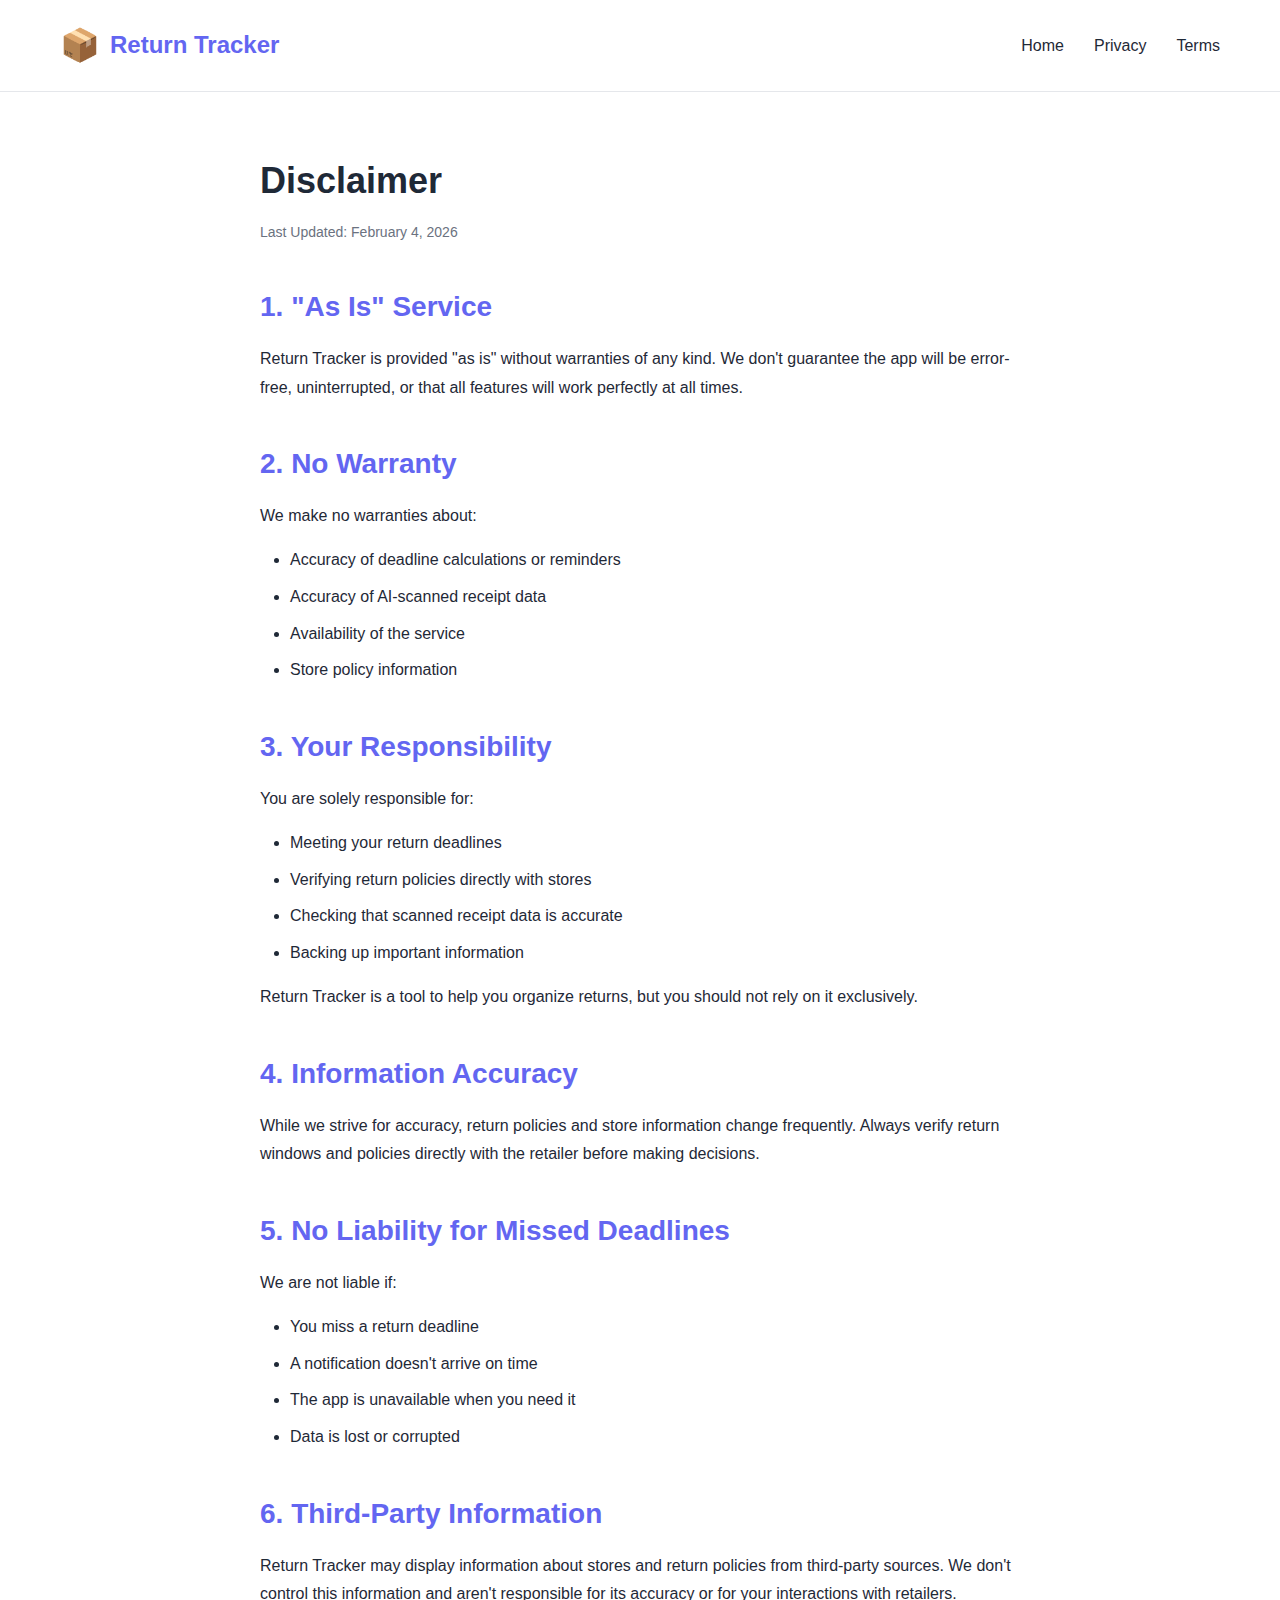
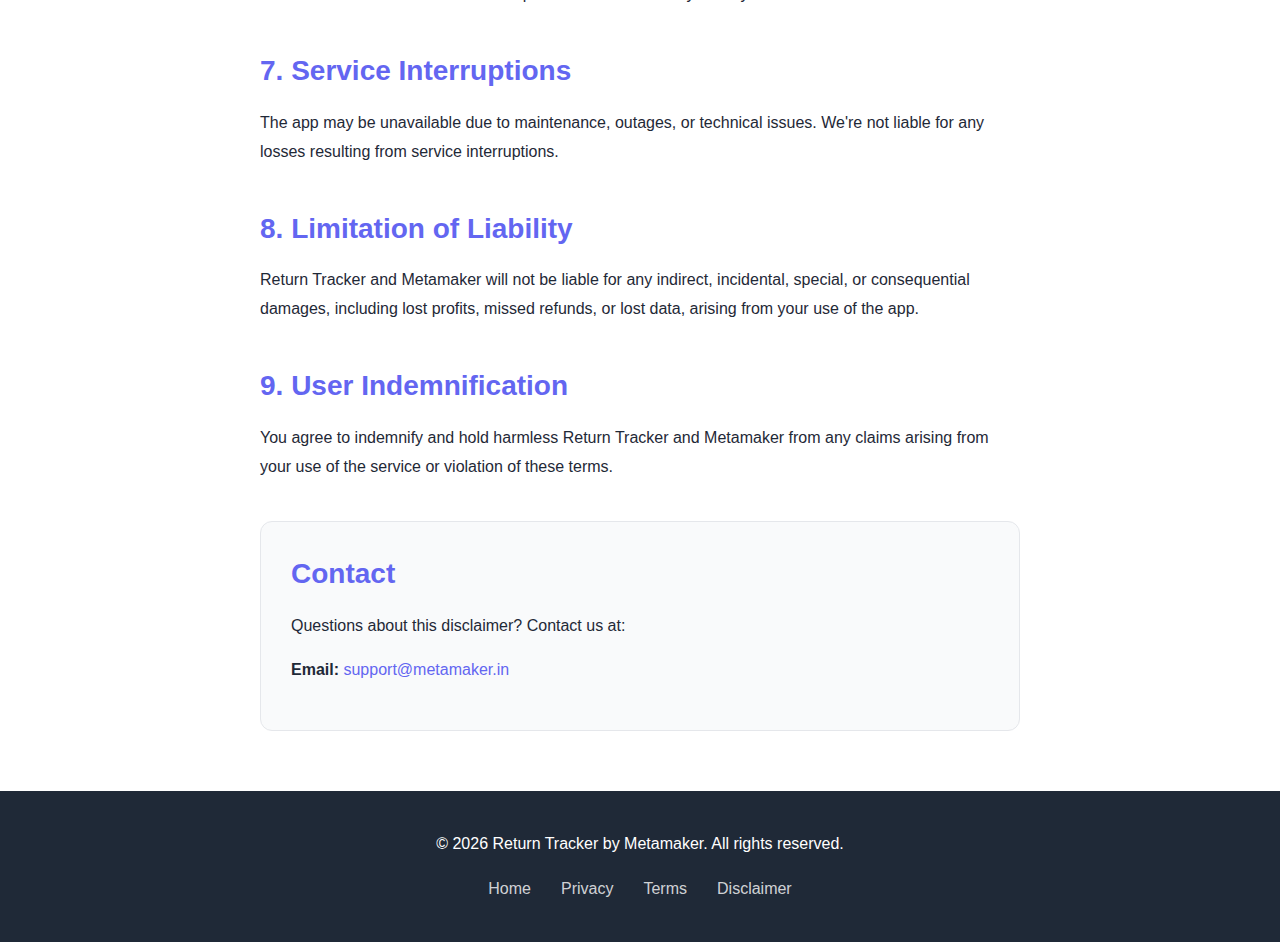
<file: returntracker/disclaimer/index.html>
<!DOCTYPE html>
<html lang="en">
<head>
    <meta charset="UTF-8">
    <meta name="viewport" content="width=device-width, initial-scale=1.0">
    <title>Disclaimer - Return Tracker</title>
    <link rel="stylesheet" href="../styles.css">
</head>
<body>
    <header>
        <div class="container">
            <a href="./" class="logo">
                <span class="logo-icon">📦</span>
                <span class="logo-text">Return Tracker</span>
            </a>
            <nav>
                <a href="./">Home</a>
                <a href="privacy/">Privacy</a>
                <a href="terms/">Terms</a>
            </nav>
        </div>
    </header>

    <main class="legal-page">
        <h1>Disclaimer</h1>
        <p class="last-updated">Last Updated: February 4, 2026</p>

        <h2>1. "As Is" Service</h2>
        <p>Return Tracker is provided "as is" without warranties of any kind. We don't guarantee the app will be error-free, uninterrupted, or that all features will work perfectly at all times.</p>

        <h2>2. No Warranty</h2>
        <p>We make no warranties about:</p>
        <ul>
            <li>Accuracy of deadline calculations or reminders</li>
            <li>Accuracy of AI-scanned receipt data</li>
            <li>Availability of the service</li>
            <li>Store policy information</li>
        </ul>

        <h2>3. Your Responsibility</h2>
        <p>You are solely responsible for:</p>
        <ul>
            <li>Meeting your return deadlines</li>
            <li>Verifying return policies directly with stores</li>
            <li>Checking that scanned receipt data is accurate</li>
            <li>Backing up important information</li>
        </ul>
        <p>Return Tracker is a tool to help you organize returns, but you should not rely on it exclusively.</p>

        <h2>4. Information Accuracy</h2>
        <p>While we strive for accuracy, return policies and store information change frequently. Always verify return windows and policies directly with the retailer before making decisions.</p>

        <h2>5. No Liability for Missed Deadlines</h2>
        <p>We are not liable if:</p>
        <ul>
            <li>You miss a return deadline</li>
            <li>A notification doesn't arrive on time</li>
            <li>The app is unavailable when you need it</li>
            <li>Data is lost or corrupted</li>
        </ul>

        <h2>6. Third-Party Information</h2>
        <p>Return Tracker may display information about stores and return policies from third-party sources. We don't control this information and aren't responsible for its accuracy or for your interactions with retailers.</p>

        <h2>7. Service Interruptions</h2>
        <p>The app may be unavailable due to maintenance, outages, or technical issues. We're not liable for any losses resulting from service interruptions.</p>

        <h2>8. Limitation of Liability</h2>
        <p>Return Tracker and Metamaker will not be liable for any indirect, incidental, special, or consequential damages, including lost profits, missed refunds, or lost data, arising from your use of the app.</p>

        <h2>9. User Indemnification</h2>
        <p>You agree to indemnify and hold harmless Return Tracker and Metamaker from any claims arising from your use of the service or violation of these terms.</p>

        <div class="contact-box">
            <h2>Contact</h2>
            <p>Questions about this disclaimer? Contact us at:</p>
            <p><strong>Email:</strong> <a href="mailto:support@metamaker.in">support@metamaker.in</a></p>
        </div>
    </main>

    <footer>
        <div class="container">
            <p>&copy; 2026 Return Tracker by Metamaker. All rights reserved.</p>
            <div class="footer-links">
                <a href="./">Home</a>
                <a href="privacy/">Privacy</a>
                <a href="terms/">Terms</a>
                <a href="disclaimer/">Disclaimer</a>
            </div>
        </div>
    </footer>
</body>
</html>
</file>
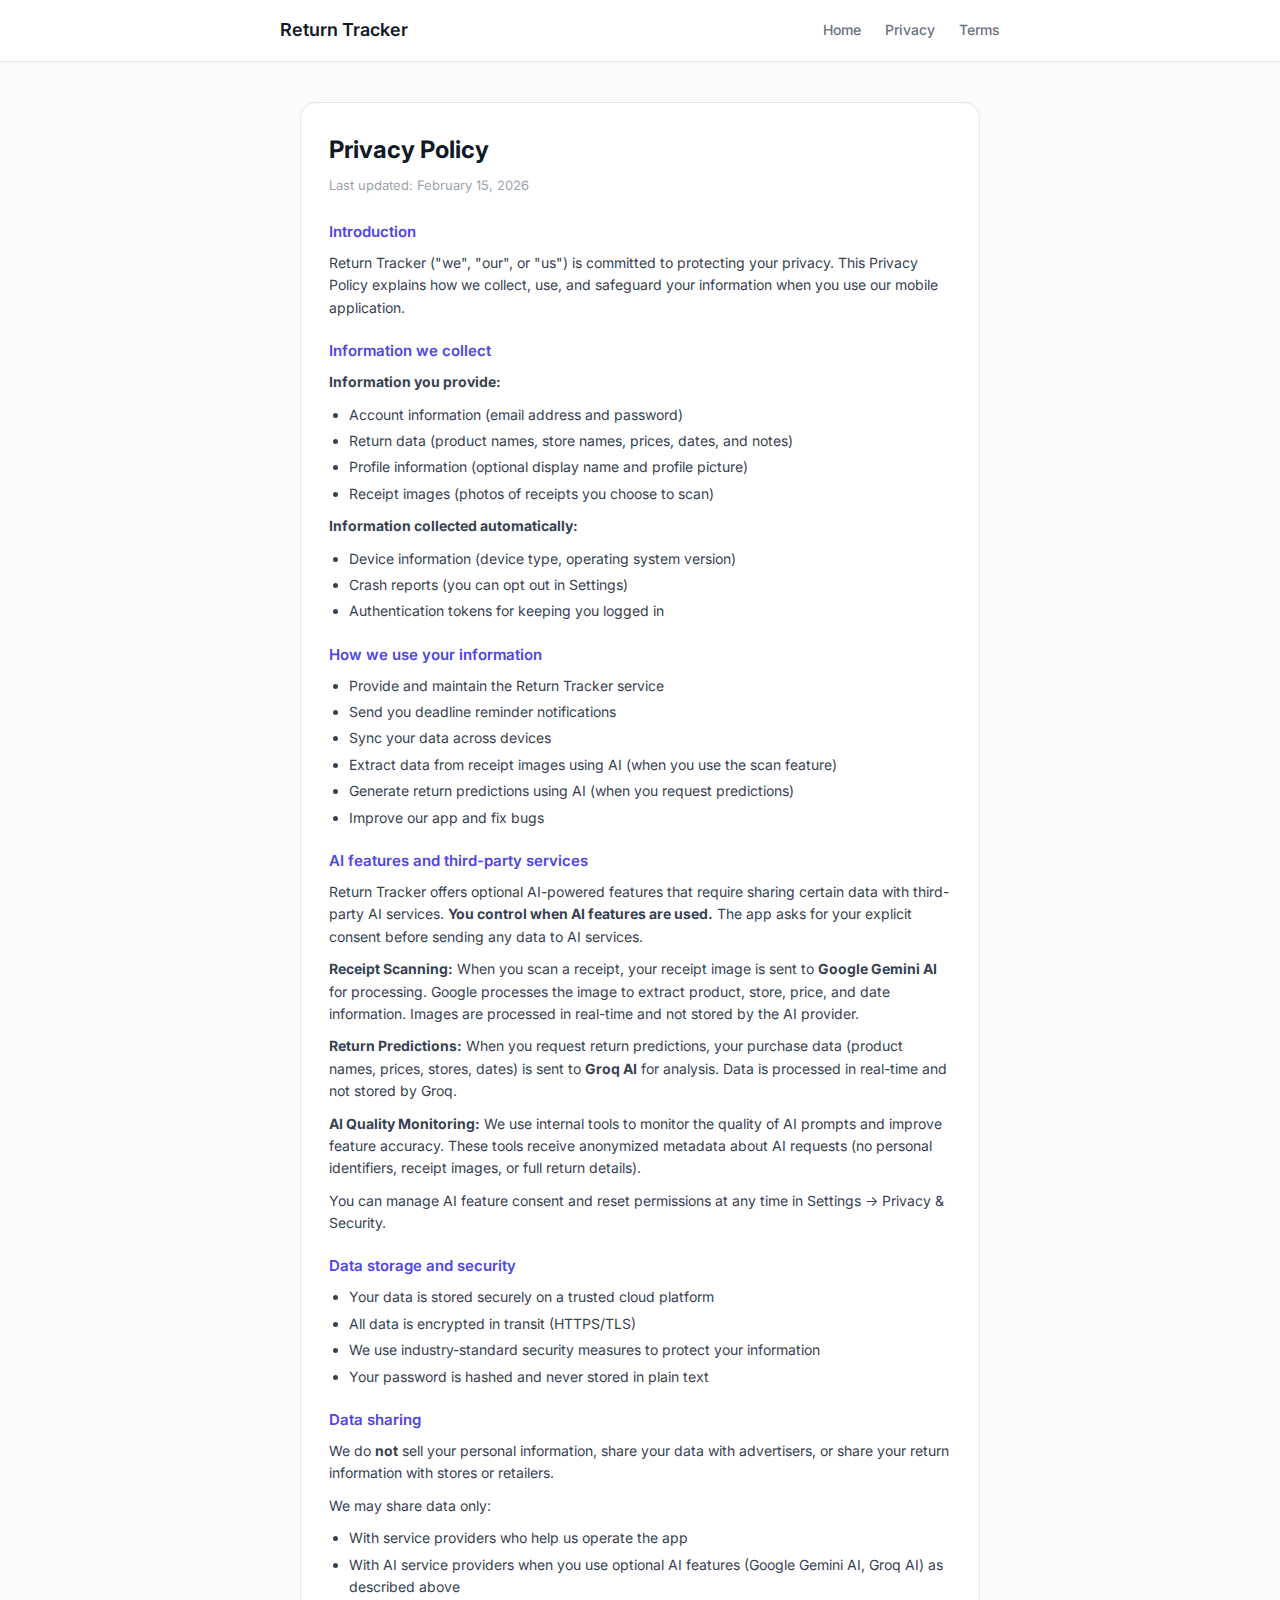
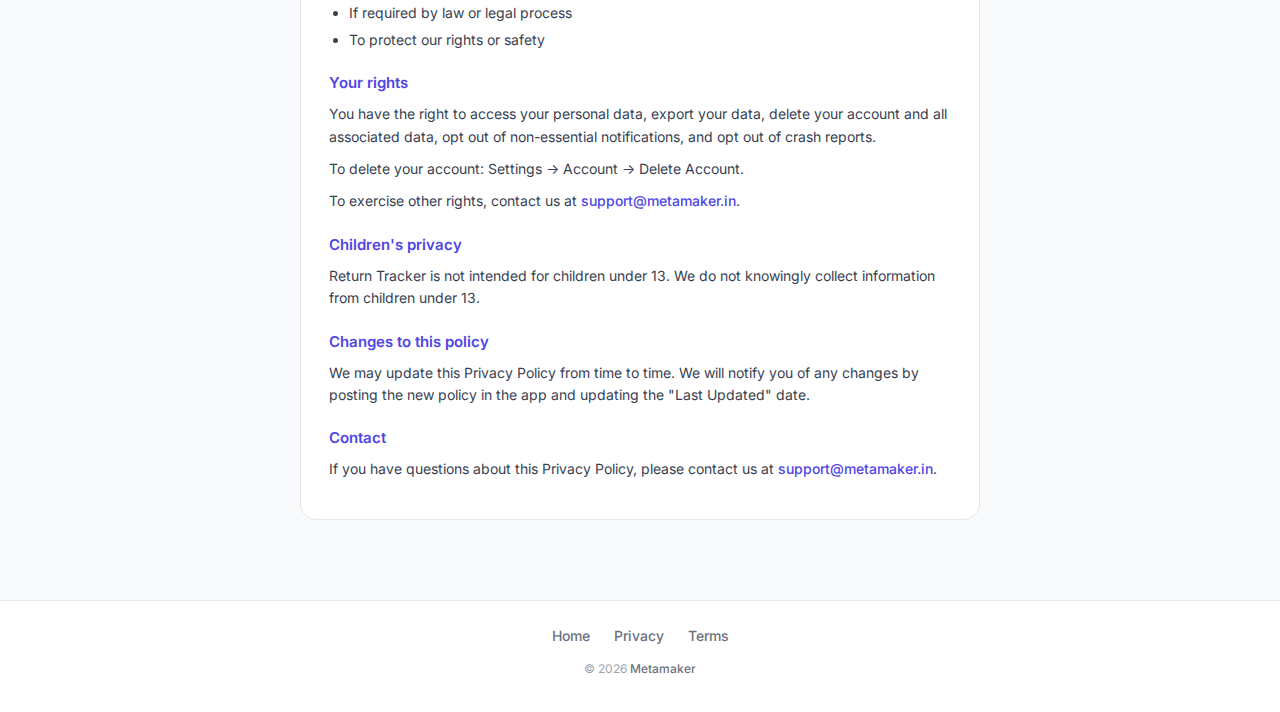
<file: returntracker/privacy/index.html>
<!DOCTYPE html>
<html lang="en">
<head>
    <meta charset="UTF-8">
    <meta name="viewport" content="width=device-width, initial-scale=1.0">
    <title>Privacy Policy - Return Tracker</title>
    <link rel="preconnect" href="https://fonts.googleapis.com">
    <link rel="preconnect" href="https://fonts.gstatic.com" crossorigin>
    <link href="https://fonts.googleapis.com/css2?family=Inter:wght@400;500;600;700&display=swap" rel="stylesheet">
    <style>
        * { margin: 0; padding: 0; box-sizing: border-box; }

        body {
            font-family: 'Inter', -apple-system, system-ui, sans-serif;
            line-height: 1.6;
            color: #111827;
            background: #F9FAFB;
        }

        header {
            background: white;
            border-bottom: 1px solid #E5E7EB;
            padding: 16px 20px;
            position: sticky;
            top: 0;
            z-index: 100;
        }

        header .container {
            max-width: 720px;
            margin: 0 auto;
            display: flex;
            justify-content: space-between;
            align-items: center;
        }

        .logo {
            font-size: 18px;
            font-weight: 600;
            color: #111827;
            text-decoration: none;
        }

        nav { display: flex; gap: 24px; }

        nav a {
            font-size: 14px;
            font-weight: 500;
            color: #6B7280;
            text-decoration: none;
            transition: color 0.2s;
        }

        nav a:hover { color: #4F46E5; }

        main {
            max-width: 720px;
            margin: 0 auto;
            padding: 40px 20px;
        }

        .legal-card {
            background: white;
            border: 1px solid #E5E7EB;
            border-radius: 16px;
            padding: 28px;
        }

        h1 {
            font-size: 24px;
            font-weight: 700;
            color: #111827;
            margin-bottom: 6px;
        }

        .updated {
            font-size: 13px;
            color: #9CA3AF;
            margin-bottom: 24px;
        }

        h2 {
            font-size: 15px;
            font-weight: 600;
            color: #4F46E5;
            margin-top: 20px;
            margin-bottom: 8px;
        }

        h2:first-of-type { margin-top: 0; }

        p, li {
            font-size: 14px;
            color: #374151;
            margin-bottom: 10px;
        }

        ul {
            padding-left: 20px;
            margin-bottom: 10px;
        }

        li { margin-bottom: 4px; }

        a {
            color: #4F46E5;
            text-decoration: none;
            font-weight: 500;
        }

        a:hover { text-decoration: underline; }

        footer {
            background: white;
            border-top: 1px solid #E5E7EB;
            padding: 24px 20px;
            text-align: center;
            margin-top: 40px;
        }

        footer .container {
            max-width: 720px;
            margin: 0 auto;
        }

        footer nav {
            justify-content: center;
            margin-bottom: 12px;
        }

        footer p { font-size: 12px; color: #9CA3AF; }
        footer p a { color: #6B7280; }

        @media (max-width: 600px) {
            h1 { font-size: 20px; }
            .legal-card { padding: 20px; }
            header .container { flex-direction: column; gap: 12px; }
        }
    </style>
</head>
<body>
    <header>
        <div class="container">
            <a href="../" class="logo">Return Tracker</a>
            <nav>
                <a href="../">Home</a>
                <a href="../privacy/">Privacy</a>
                <a href="../terms/">Terms</a>
            </nav>
        </div>
    </header>

    <main>
        <div class="legal-card">
            <h1>Privacy Policy</h1>
            <p class="updated">Last updated: February 15, 2026</p>

            <h2>Introduction</h2>
            <p>Return Tracker ("we", "our", or "us") is committed to protecting your privacy. This Privacy Policy explains how we collect, use, and safeguard your information when you use our mobile application.</p>

            <h2>Information we collect</h2>
            <p><strong>Information you provide:</strong></p>
            <ul>
                <li>Account information (email address and password)</li>
                <li>Return data (product names, store names, prices, dates, and notes)</li>
                <li>Profile information (optional display name and profile picture)</li>
                <li>Receipt images (photos of receipts you choose to scan)</li>
            </ul>
            <p><strong>Information collected automatically:</strong></p>
            <ul>
                <li>Device information (device type, operating system version)</li>
                <li>Crash reports (you can opt out in Settings)</li>
                <li>Authentication tokens for keeping you logged in</li>
            </ul>

            <h2>How we use your information</h2>
            <ul>
                <li>Provide and maintain the Return Tracker service</li>
                <li>Send you deadline reminder notifications</li>
                <li>Sync your data across devices</li>
                <li>Extract data from receipt images using AI (when you use the scan feature)</li>
                <li>Generate return predictions using AI (when you request predictions)</li>
                <li>Improve our app and fix bugs</li>
            </ul>

            <h2>AI features and third-party services</h2>
            <p>Return Tracker offers optional AI-powered features that require sharing certain data with third-party AI services. <strong>You control when AI features are used.</strong> The app asks for your explicit consent before sending any data to AI services.</p>

            <p><strong>Receipt Scanning:</strong> When you scan a receipt, your receipt image is sent to <strong>Google Gemini AI</strong> for processing. Google processes the image to extract product, store, price, and date information. Images are processed in real-time and not stored by the AI provider.</p>

            <p><strong>Return Predictions:</strong> When you request return predictions, your purchase data (product names, prices, stores, dates) is sent to <strong>Groq AI</strong> for analysis. Data is processed in real-time and not stored by Groq.</p>

            <p><strong>AI Quality Monitoring:</strong> We use internal tools to monitor the quality of AI prompts and improve feature accuracy. These tools receive anonymized metadata about AI requests (no personal identifiers, receipt images, or full return details).</p>

            <p>You can manage AI feature consent and reset permissions at any time in Settings &rarr; Privacy &amp; Security.</p>

            <h2>Data storage and security</h2>
            <ul>
                <li>Your data is stored securely on a trusted cloud platform</li>
                <li>All data is encrypted in transit (HTTPS/TLS)</li>
                <li>We use industry-standard security measures to protect your information</li>
                <li>Your password is hashed and never stored in plain text</li>
            </ul>

            <h2>Data sharing</h2>
            <p>We do <strong>not</strong> sell your personal information, share your data with advertisers, or share your return information with stores or retailers.</p>
            <p>We may share data only:</p>
            <ul>
                <li>With service providers who help us operate the app</li>
                <li>With AI service providers when you use optional AI features (Google Gemini AI, Groq AI) as described above</li>
                <li>If required by law or legal process</li>
                <li>To protect our rights or safety</li>
            </ul>

            <h2>Your rights</h2>
            <p>You have the right to access your personal data, export your data, delete your account and all associated data, opt out of non-essential notifications, and opt out of crash reports.</p>
            <p>To delete your account: Settings &rarr; Account &rarr; Delete Account.</p>
            <p>To exercise other rights, contact us at <a href="mailto:support@metamaker.in">support@metamaker.in</a>.</p>

            <h2>Children's privacy</h2>
            <p>Return Tracker is not intended for children under 13. We do not knowingly collect information from children under 13.</p>

            <h2>Changes to this policy</h2>
            <p>We may update this Privacy Policy from time to time. We will notify you of any changes by posting the new policy in the app and updating the "Last Updated" date.</p>

            <h2>Contact</h2>
            <p>If you have questions about this Privacy Policy, please contact us at <a href="mailto:support@metamaker.in">support@metamaker.in</a>.</p>
        </div>
    </main>

    <footer>
        <div class="container">
            <nav>
                <a href="../">Home</a>
                <a href="../privacy/">Privacy</a>
                <a href="../terms/">Terms</a>
            </nav>
            <p>&copy; 2026 <a href="../../">Metamaker</a></p>
        </div>
    </footer>
</body>
</html>
</file>
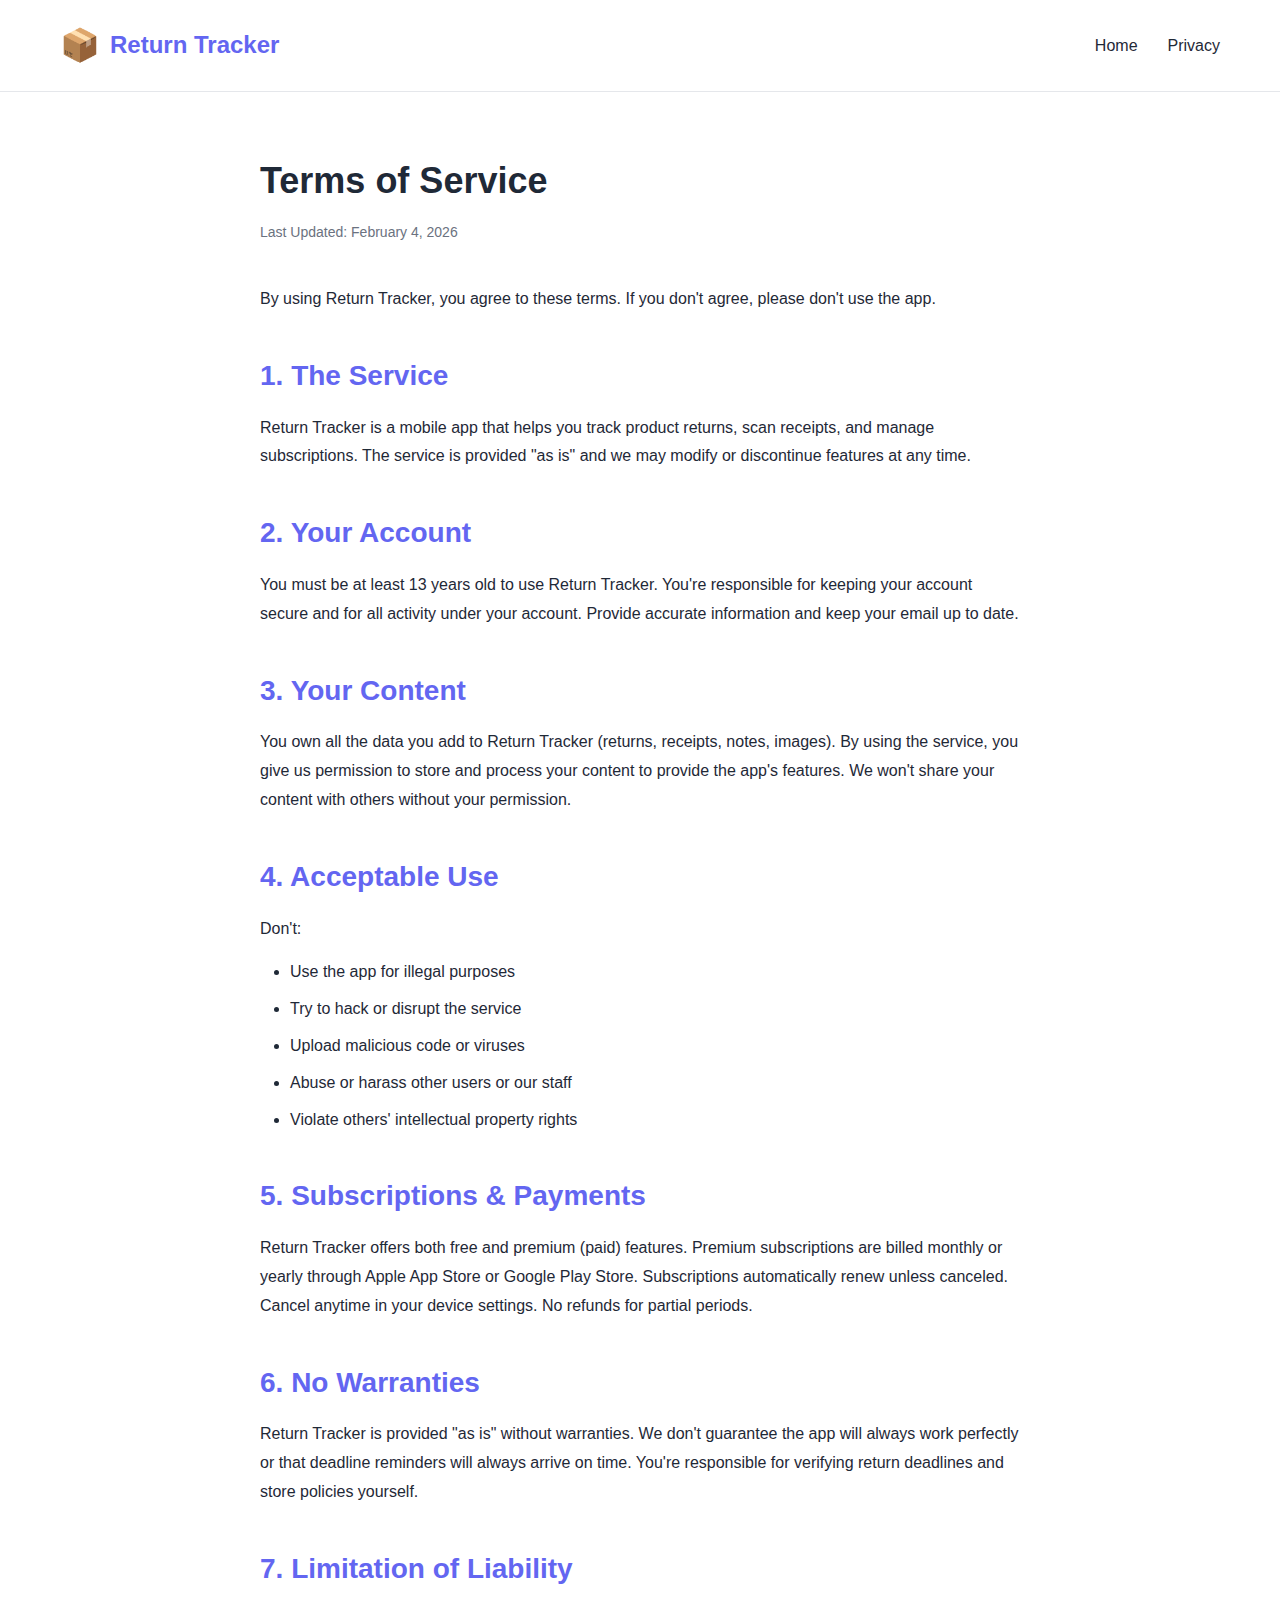
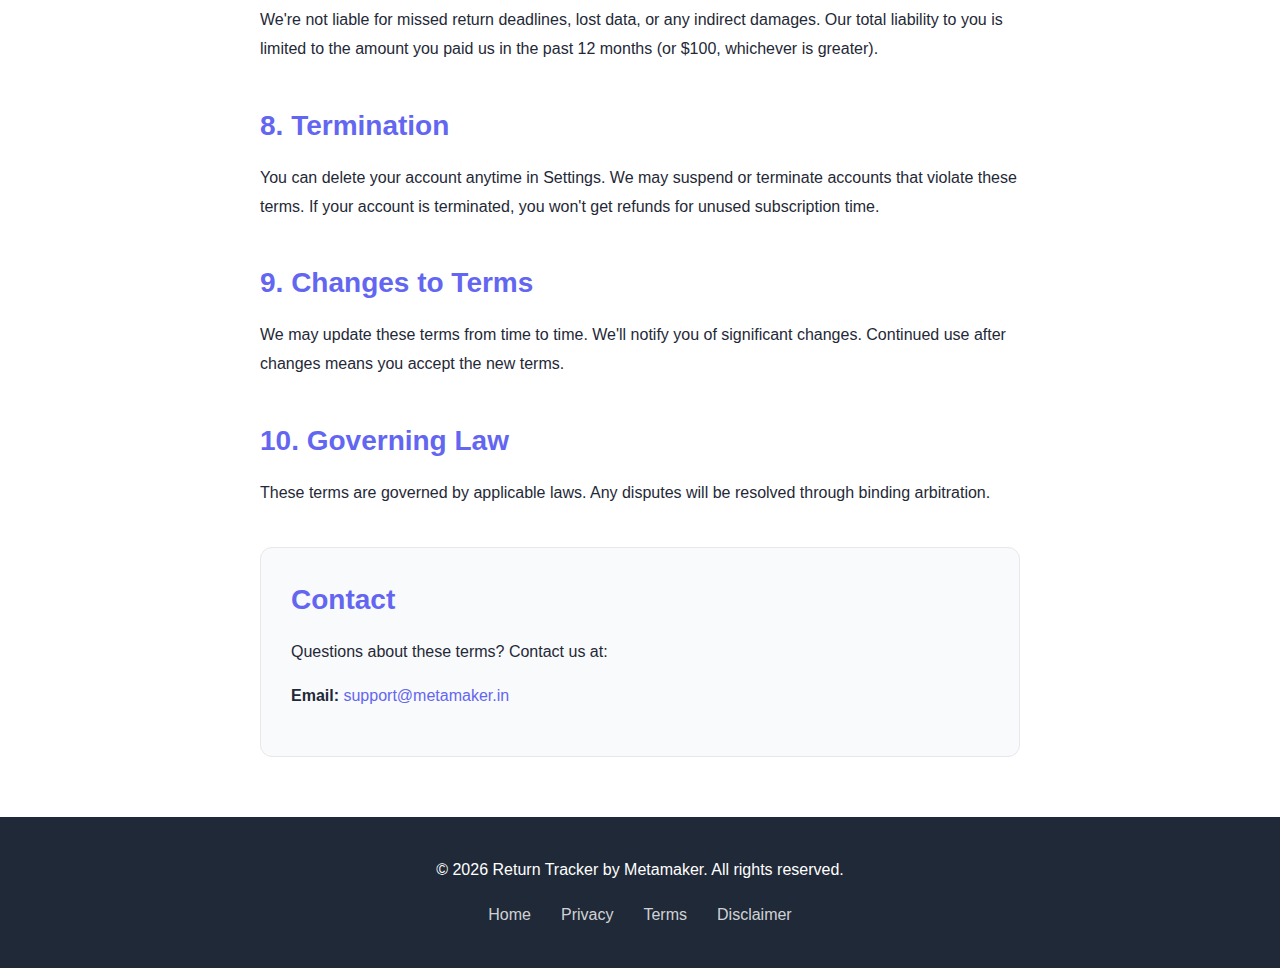
<file: returntracker/terms/index.html>
<!DOCTYPE html>
<html lang="en">
<head>
    <meta charset="UTF-8">
    <meta name="viewport" content="width=device-width, initial-scale=1.0">
    <title>Terms of Service - Return Tracker</title>
    <link rel="stylesheet" href="../styles.css">
</head>
<body>
    <header>
        <div class="container">
            <a href="./" class="logo">
                <span class="logo-icon">📦</span>
                <span class="logo-text">Return Tracker</span>
            </a>
            <nav>
                <a href="./">Home</a>
                <a href="privacy/">Privacy</a>
            </nav>
        </div>
    </header>

    <main class="legal-page">
        <h1>Terms of Service</h1>
        <p class="last-updated">Last Updated: February 4, 2026</p>

        <p>By using Return Tracker, you agree to these terms. If you don't agree, please don't use the app.</p>

        <h2>1. The Service</h2>
        <p>Return Tracker is a mobile app that helps you track product returns, scan receipts, and manage subscriptions. The service is provided "as is" and we may modify or discontinue features at any time.</p>

        <h2>2. Your Account</h2>
        <p>You must be at least 13 years old to use Return Tracker. You're responsible for keeping your account secure and for all activity under your account. Provide accurate information and keep your email up to date.</p>

        <h2>3. Your Content</h2>
        <p>You own all the data you add to Return Tracker (returns, receipts, notes, images). By using the service, you give us permission to store and process your content to provide the app's features. We won't share your content with others without your permission.</p>

        <h2>4. Acceptable Use</h2>
        <p>Don't:</p>
        <ul>
            <li>Use the app for illegal purposes</li>
            <li>Try to hack or disrupt the service</li>
            <li>Upload malicious code or viruses</li>
            <li>Abuse or harass other users or our staff</li>
            <li>Violate others' intellectual property rights</li>
        </ul>

        <h2>5. Subscriptions & Payments</h2>
        <p>Return Tracker offers both free and premium (paid) features. Premium subscriptions are billed monthly or yearly through Apple App Store or Google Play Store. Subscriptions automatically renew unless canceled. Cancel anytime in your device settings. No refunds for partial periods.</p>

        <h2>6. No Warranties</h2>
        <p>Return Tracker is provided "as is" without warranties. We don't guarantee the app will always work perfectly or that deadline reminders will always arrive on time. You're responsible for verifying return deadlines and store policies yourself.</p>

        <h2>7. Limitation of Liability</h2>
        <p>We're not liable for missed return deadlines, lost data, or any indirect damages. Our total liability to you is limited to the amount you paid us in the past 12 months (or $100, whichever is greater).</p>

        <h2>8. Termination</h2>
        <p>You can delete your account anytime in Settings. We may suspend or terminate accounts that violate these terms. If your account is terminated, you won't get refunds for unused subscription time.</p>

        <h2>9. Changes to Terms</h2>
        <p>We may update these terms from time to time. We'll notify you of significant changes. Continued use after changes means you accept the new terms.</p>

        <h2>10. Governing Law</h2>
        <p>These terms are governed by applicable laws. Any disputes will be resolved through binding arbitration.</p>

        <div class="contact-box">
            <h2>Contact</h2>
            <p>Questions about these terms? Contact us at:</p>
            <p><strong>Email:</strong> <a href="mailto:support@metamaker.in">support@metamaker.in</a></p>
        </div>
    </main>

    <footer>
        <div class="container">
            <p>&copy; 2026 Return Tracker by Metamaker. All rights reserved.</p>
            <div class="footer-links">
                <a href="./">Home</a>
                <a href="privacy/">Privacy</a>
                <a href="terms/">Terms</a>
                <a href="disclaimer/">Disclaimer</a>
            </div>
        </div>
    </footer>
</body>
</html>
</file>
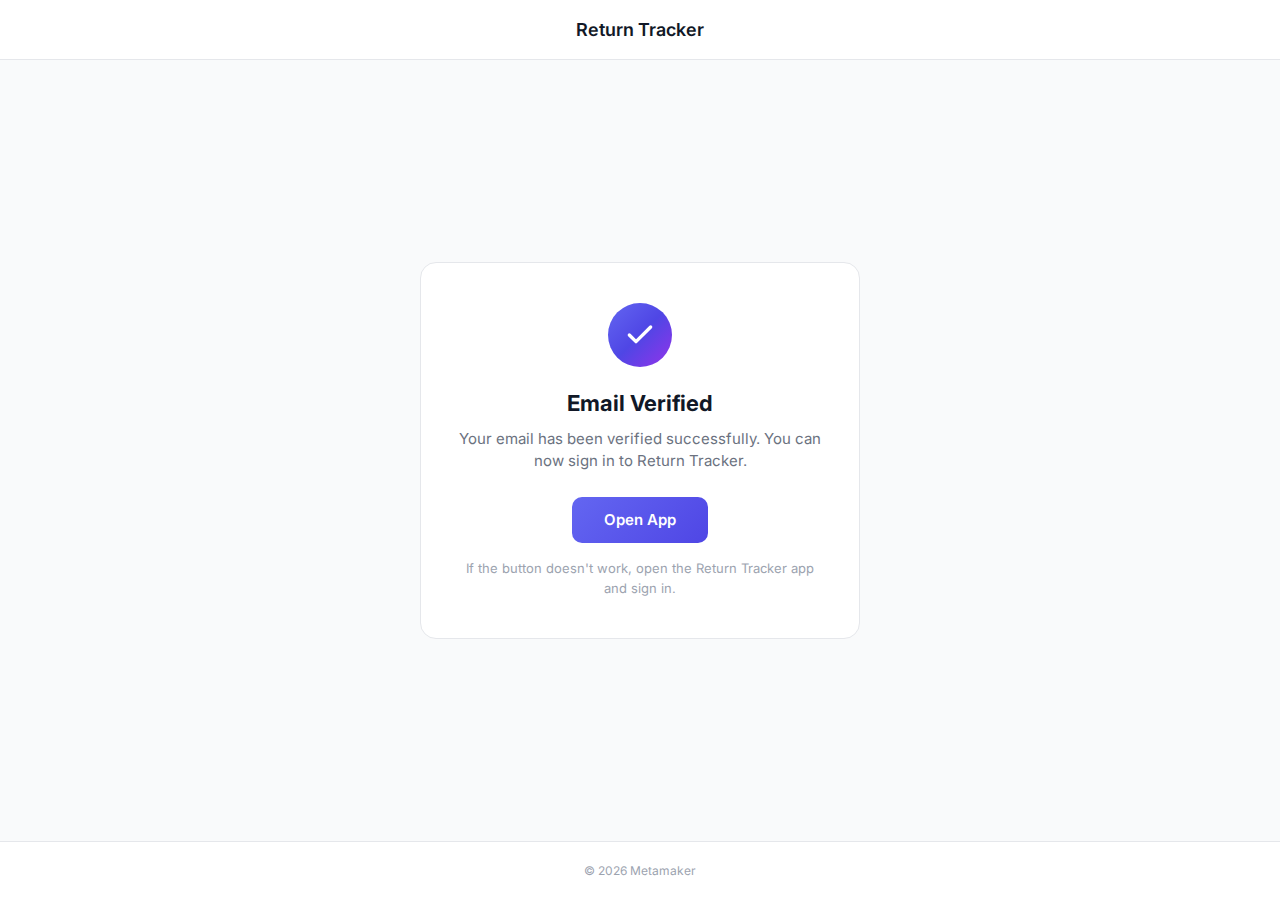
<file: returntracker/auth/confirm/index.html>
<!DOCTYPE html>
<html lang="en">
<head>
    <meta charset="UTF-8">
    <meta name="viewport" content="width=device-width, initial-scale=1.0">
    <title>Email Verified - Return Tracker</title>
    <link rel="preconnect" href="https://fonts.googleapis.com">
    <link rel="preconnect" href="https://fonts.gstatic.com" crossorigin>
    <link href="https://fonts.googleapis.com/css2?family=Inter:wght@400;500;600;700&display=swap" rel="stylesheet">
    <style>
        * { margin: 0; padding: 0; box-sizing: border-box; }

        body {
            font-family: 'Inter', -apple-system, system-ui, sans-serif;
            line-height: 1.5;
            color: #111827;
            background: #F9FAFB;
            min-height: 100vh;
            display: flex;
            flex-direction: column;
        }

        header {
            background: white;
            border-bottom: 1px solid #E5E7EB;
            padding: 16px 20px;
        }

        header .container {
            max-width: 720px;
            margin: 0 auto;
            display: flex;
            justify-content: center;
            align-items: center;
        }

        .logo {
            font-size: 18px;
            font-weight: 600;
            color: #111827;
            text-decoration: none;
        }

        .main {
            flex: 1;
            display: flex;
            align-items: center;
            justify-content: center;
            padding: 40px 20px;
        }

        .card {
            background: white;
            border: 1px solid #E5E7EB;
            border-radius: 16px;
            padding: 40px 32px;
            max-width: 440px;
            width: 100%;
            text-align: center;
        }

        .icon {
            width: 64px;
            height: 64px;
            background: linear-gradient(135deg, #6366F1 0%, #4F46E5 50%, #9333EA 100%);
            border-radius: 50%;
            display: flex;
            align-items: center;
            justify-content: center;
            margin: 0 auto 20px;
        }

        .icon svg {
            width: 32px;
            height: 32px;
            stroke: white;
            fill: none;
            stroke-width: 2.5;
            stroke-linecap: round;
            stroke-linejoin: round;
        }

        h1 {
            font-size: 22px;
            font-weight: 700;
            color: #111827;
            margin-bottom: 8px;
        }

        p {
            font-size: 15px;
            color: #6B7280;
            margin-bottom: 24px;
        }

        .open-app {
            display: inline-block;
            background: linear-gradient(135deg, #6366F1 0%, #4F46E5 100%);
            color: white;
            font-size: 15px;
            font-weight: 600;
            padding: 12px 32px;
            border-radius: 10px;
            text-decoration: none;
            transition: opacity 0.2s;
        }

        .open-app:hover { opacity: 0.9; }

        .hint {
            font-size: 13px;
            color: #9CA3AF;
            margin-top: 16px;
            margin-bottom: 0;
        }

        footer {
            background: white;
            border-top: 1px solid #E5E7EB;
            padding: 20px;
            text-align: center;
        }

        footer p {
            font-size: 12px;
            color: #9CA3AF;
            margin-bottom: 0;
        }

        @media (max-width: 600px) {
            .card { padding: 32px 20px; }
            h1 { font-size: 20px; }
        }
    </style>
</head>
<body>
    <header>
        <div class="container">
            <a href="/returntracker/" class="logo">Return Tracker</a>
        </div>
    </header>

    <main class="main">
        <div class="card">
            <div class="icon">
                <svg viewBox="0 0 24 24"><polyline points="20 6 9 17 4 12"></polyline></svg>
            </div>
            <h1>Email Verified</h1>
            <p>Your email has been verified successfully. You can now sign in to Return Tracker.</p>
            <a href="io.supabase.returntracker://login-callback/" class="open-app">Open App</a>
            <p class="hint">If the button doesn't work, open the Return Tracker app and sign in.</p>
        </div>
    </main>

    <footer>
        <p>&copy; 2026 Metamaker</p>
    </footer>
</body>
</html>
</file>
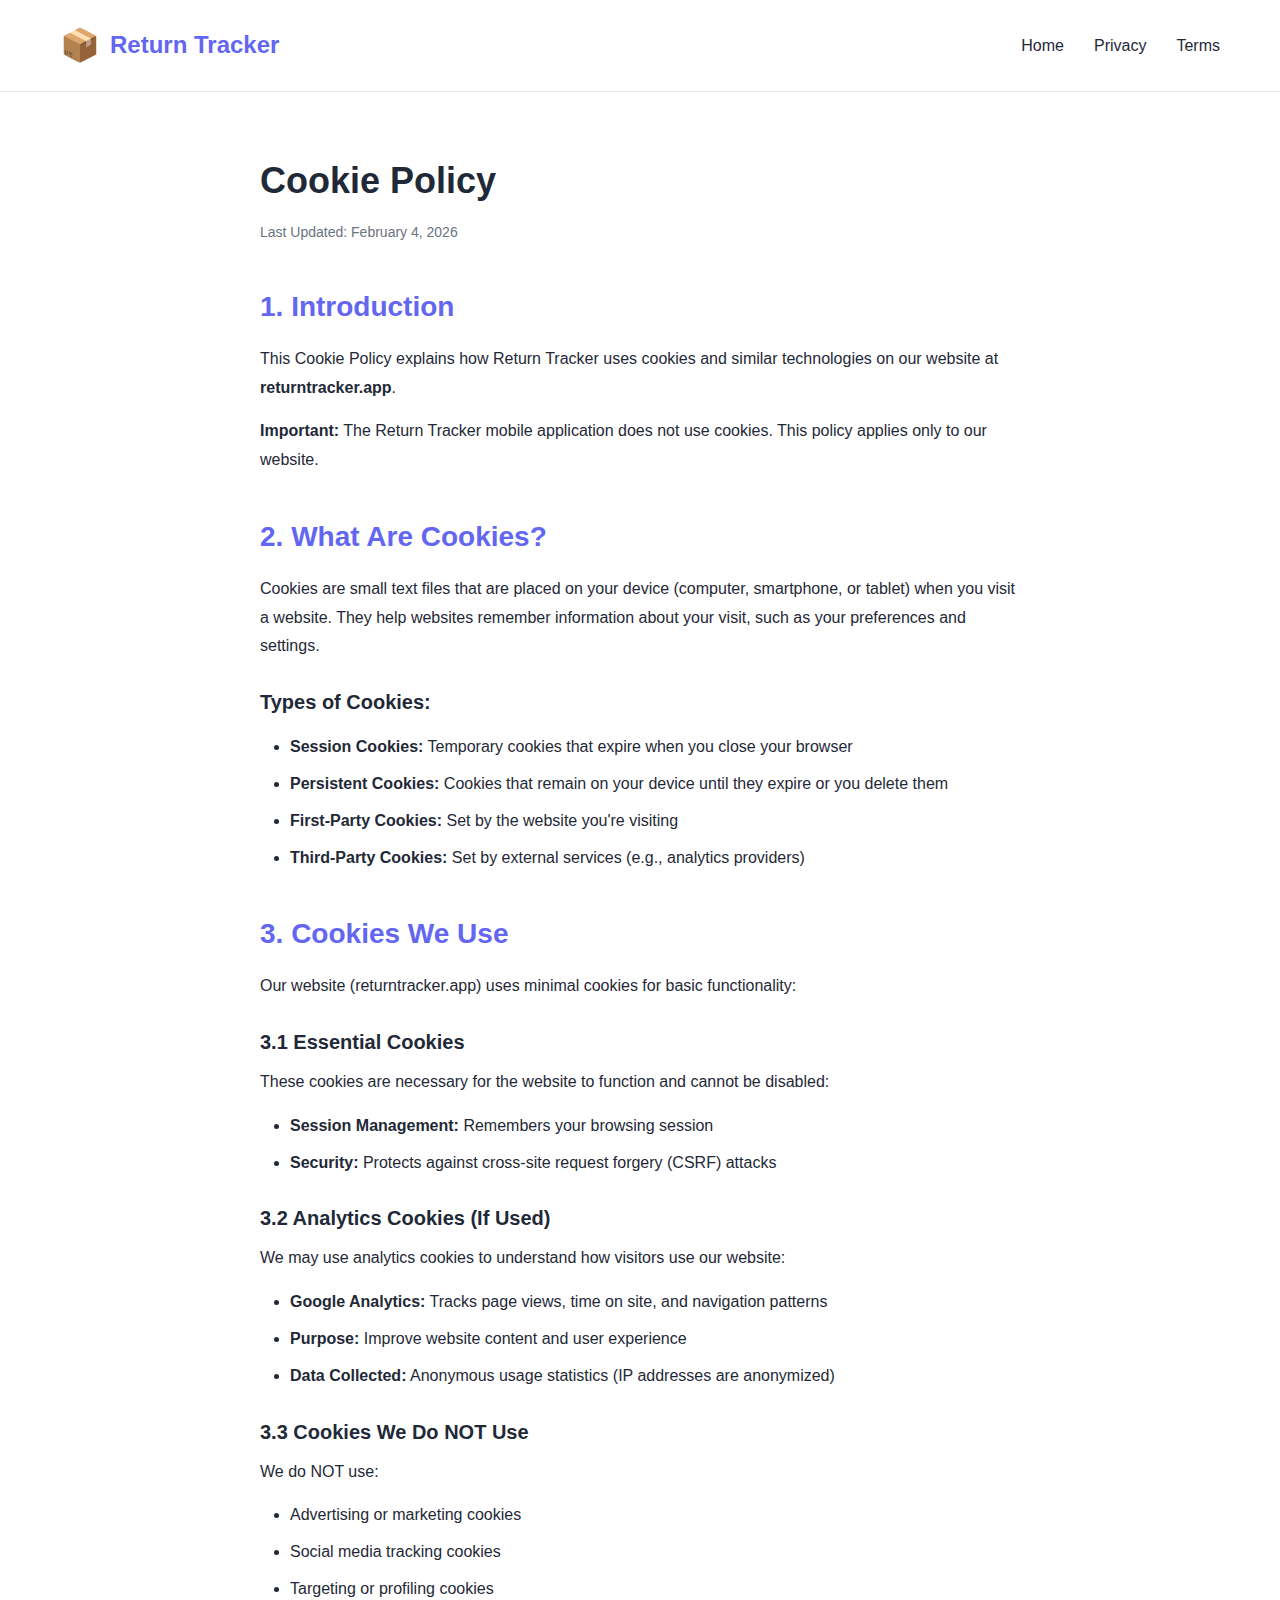
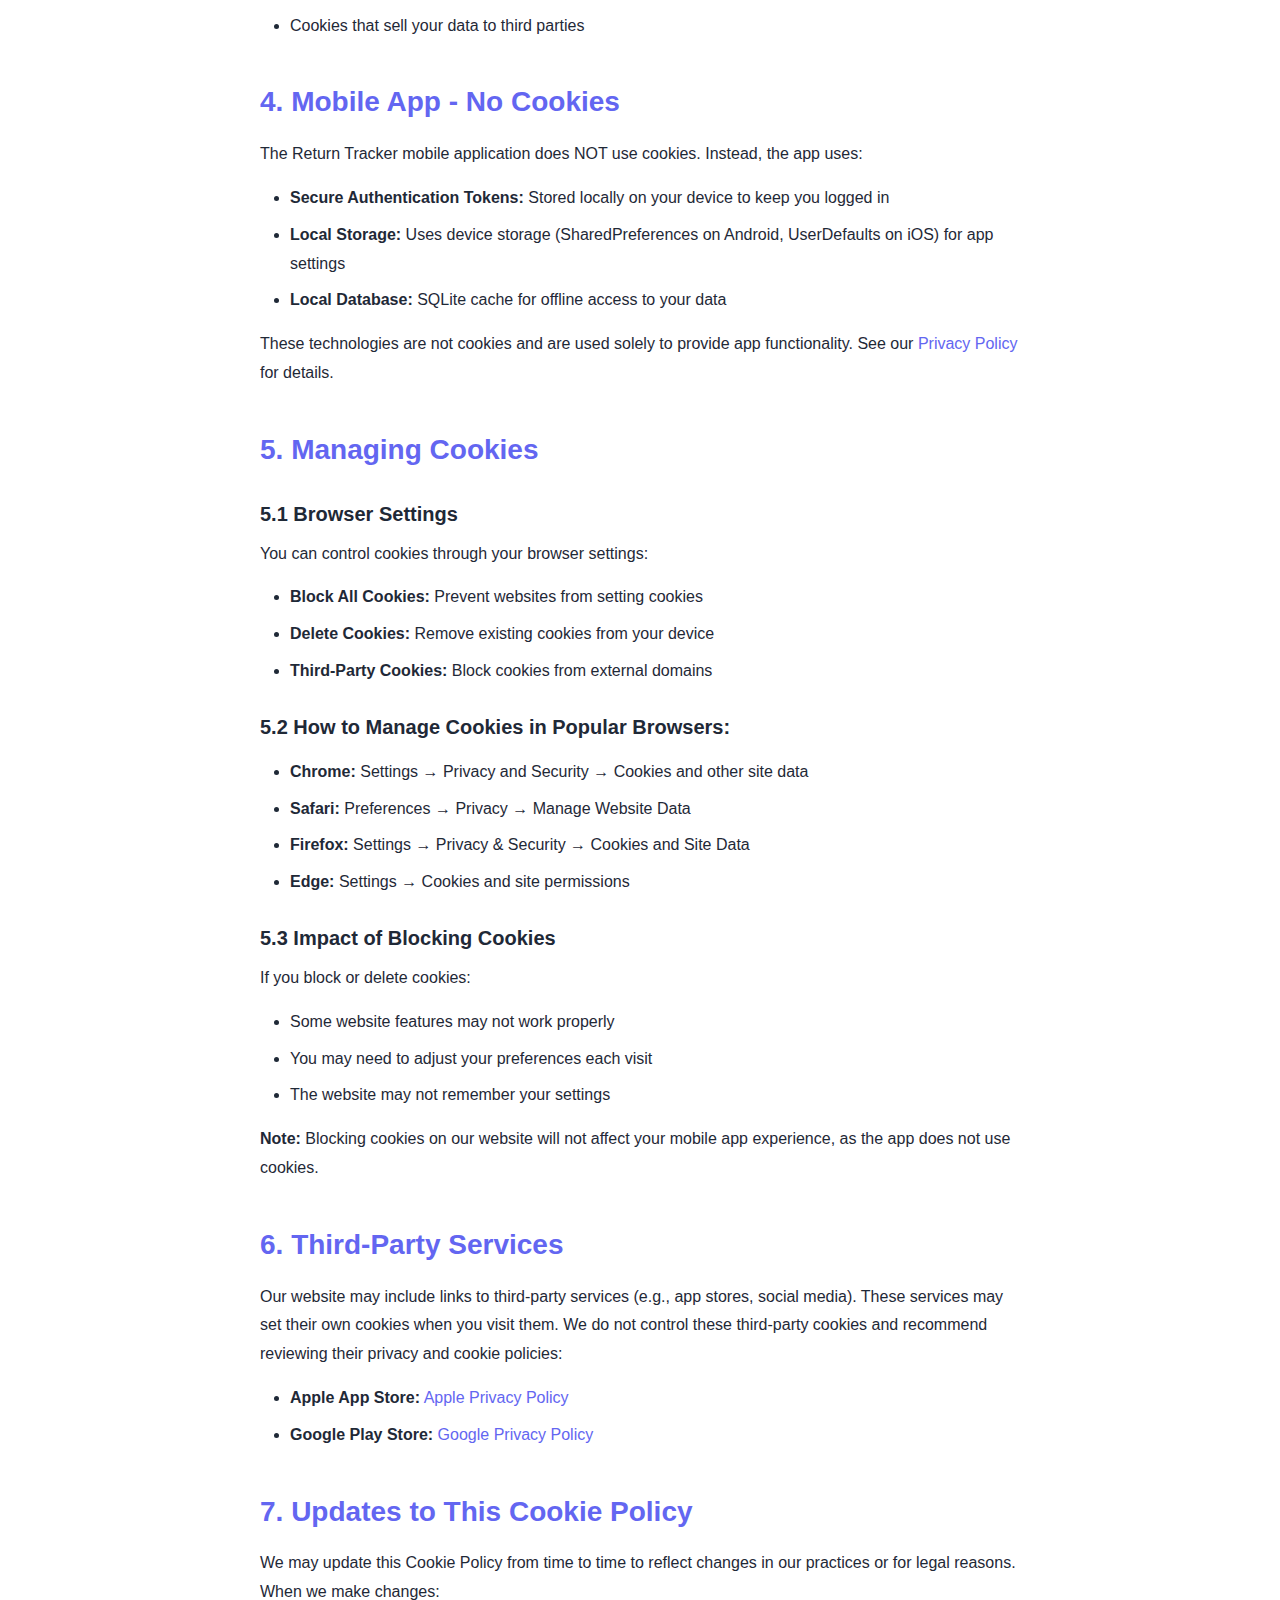
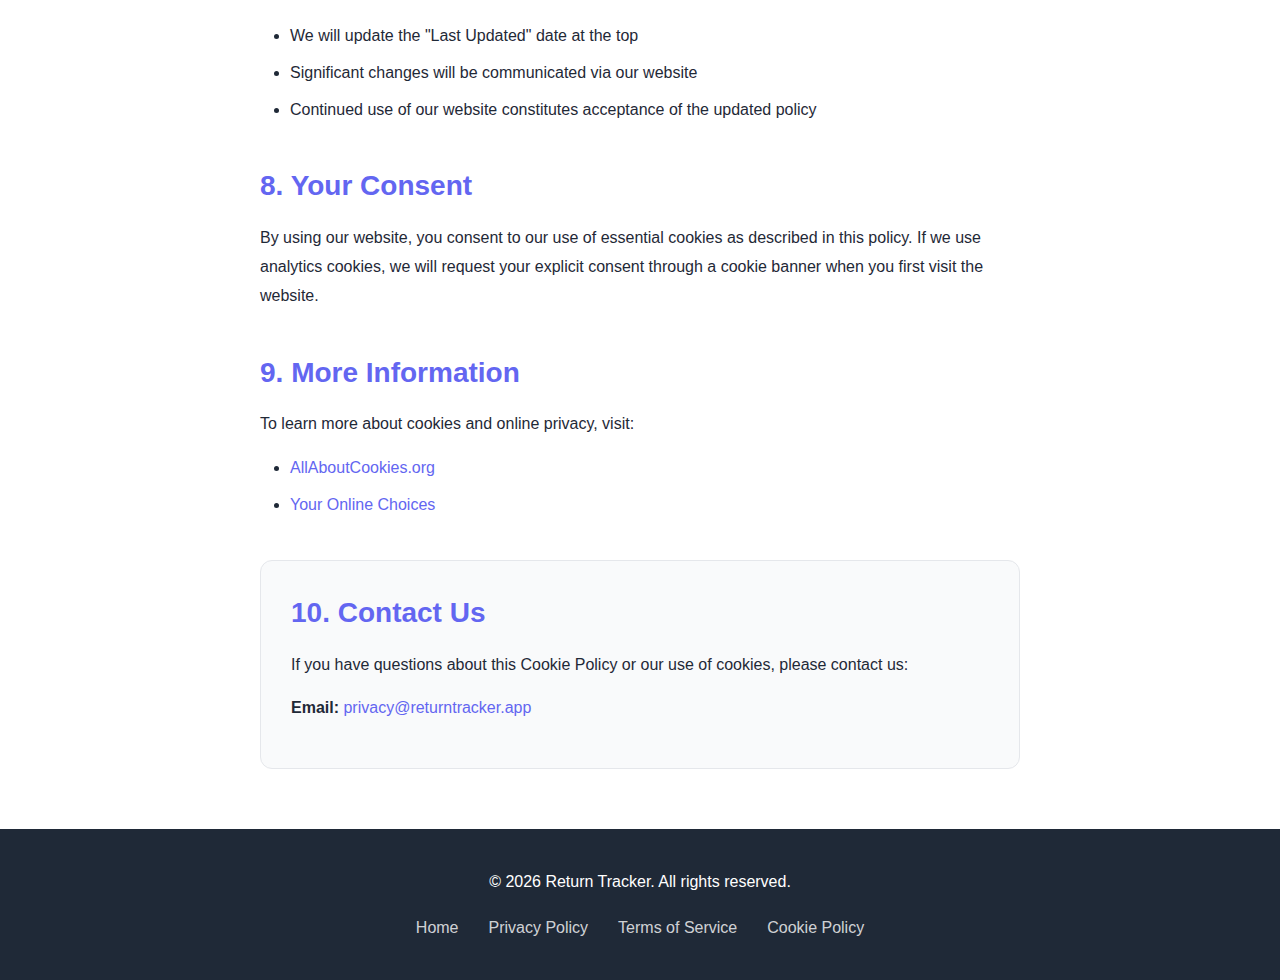
<file: returntracker/cookies.html>
<!DOCTYPE html>
<html lang="en">
<head>
    <meta charset="UTF-8">
    <meta name="viewport" content="width=device-width, initial-scale=1.0">
    <title>Cookie Policy - Return Tracker</title>
    <meta name="description" content="Cookie Policy for Return Tracker - Learn about our use of cookies.">
    <link rel="stylesheet" href="styles.css">
</head>
<body>
    <header>
        <div class="container">
            <a href="./" class="logo">
                <span class="logo-icon">📦</span>
                <span class="logo-text">Return Tracker</span>
            </a>
            <nav>
                <a href="./">Home</a>
                <a href="privacy.html">Privacy</a>
                <a href="terms.html">Terms</a>
            </nav>
        </div>
    </header>

    <main class="legal-page">
        <h1>Cookie Policy</h1>
        <p class="last-updated">Last Updated: February 4, 2026</p>

        <h2>1. Introduction</h2>
        <p>This Cookie Policy explains how Return Tracker uses cookies and similar technologies on our website at <strong>returntracker.app</strong>.</p>
        <p><strong>Important:</strong> The Return Tracker mobile application does not use cookies. This policy applies only to our website.</p>

        <h2>2. What Are Cookies?</h2>
        <p>Cookies are small text files that are placed on your device (computer, smartphone, or tablet) when you visit a website. They help websites remember information about your visit, such as your preferences and settings.</p>

        <h3>Types of Cookies:</h3>
        <ul>
            <li><strong>Session Cookies:</strong> Temporary cookies that expire when you close your browser</li>
            <li><strong>Persistent Cookies:</strong> Cookies that remain on your device until they expire or you delete them</li>
            <li><strong>First-Party Cookies:</strong> Set by the website you're visiting</li>
            <li><strong>Third-Party Cookies:</strong> Set by external services (e.g., analytics providers)</li>
        </ul>

        <h2>3. Cookies We Use</h2>
        <p>Our website (returntracker.app) uses minimal cookies for basic functionality:</p>

        <h3>3.1 Essential Cookies</h3>
        <p>These cookies are necessary for the website to function and cannot be disabled:</p>
        <ul>
            <li><strong>Session Management:</strong> Remembers your browsing session</li>
            <li><strong>Security:</strong> Protects against cross-site request forgery (CSRF) attacks</li>
        </ul>

        <h3>3.2 Analytics Cookies (If Used)</h3>
        <p>We may use analytics cookies to understand how visitors use our website:</p>
        <ul>
            <li><strong>Google Analytics:</strong> Tracks page views, time on site, and navigation patterns</li>
            <li><strong>Purpose:</strong> Improve website content and user experience</li>
            <li><strong>Data Collected:</strong> Anonymous usage statistics (IP addresses are anonymized)</li>
        </ul>

        <h3>3.3 Cookies We Do NOT Use</h3>
        <p>We do NOT use:</p>
        <ul>
            <li>Advertising or marketing cookies</li>
            <li>Social media tracking cookies</li>
            <li>Targeting or profiling cookies</li>
            <li>Cookies that sell your data to third parties</li>
        </ul>

        <h2>4. Mobile App - No Cookies</h2>
        <p>The Return Tracker mobile application does NOT use cookies. Instead, the app uses:</p>
        <ul>
            <li><strong>Secure Authentication Tokens:</strong> Stored locally on your device to keep you logged in</li>
            <li><strong>Local Storage:</strong> Uses device storage (SharedPreferences on Android, UserDefaults on iOS) for app settings</li>
            <li><strong>Local Database:</strong> SQLite cache for offline access to your data</li>
        </ul>
        <p>These technologies are not cookies and are used solely to provide app functionality. See our <a href="privacy.html">Privacy Policy</a> for details.</p>

        <h2>5. Managing Cookies</h2>

        <h3>5.1 Browser Settings</h3>
        <p>You can control cookies through your browser settings:</p>
        <ul>
            <li><strong>Block All Cookies:</strong> Prevent websites from setting cookies</li>
            <li><strong>Delete Cookies:</strong> Remove existing cookies from your device</li>
            <li><strong>Third-Party Cookies:</strong> Block cookies from external domains</li>
        </ul>

        <h3>5.2 How to Manage Cookies in Popular Browsers:</h3>
        <ul>
            <li><strong>Chrome:</strong> Settings → Privacy and Security → Cookies and other site data</li>
            <li><strong>Safari:</strong> Preferences → Privacy → Manage Website Data</li>
            <li><strong>Firefox:</strong> Settings → Privacy & Security → Cookies and Site Data</li>
            <li><strong>Edge:</strong> Settings → Cookies and site permissions</li>
        </ul>

        <h3>5.3 Impact of Blocking Cookies</h3>
        <p>If you block or delete cookies:</p>
        <ul>
            <li>Some website features may not work properly</li>
            <li>You may need to adjust your preferences each visit</li>
            <li>The website may not remember your settings</li>
        </ul>
        <p><strong>Note:</strong> Blocking cookies on our website will not affect your mobile app experience, as the app does not use cookies.</p>

        <h2>6. Third-Party Services</h2>
        <p>Our website may include links to third-party services (e.g., app stores, social media). These services may set their own cookies when you visit them. We do not control these third-party cookies and recommend reviewing their privacy and cookie policies:</p>
        <ul>
            <li><strong>Apple App Store:</strong> <a href="https://www.apple.com/legal/privacy/" target="_blank" rel="noopener">Apple Privacy Policy</a></li>
            <li><strong>Google Play Store:</strong> <a href="https://policies.google.com/privacy" target="_blank" rel="noopener">Google Privacy Policy</a></li>
        </ul>

        <h2>7. Updates to This Cookie Policy</h2>
        <p>We may update this Cookie Policy from time to time to reflect changes in our practices or for legal reasons. When we make changes:</p>
        <ul>
            <li>We will update the "Last Updated" date at the top</li>
            <li>Significant changes will be communicated via our website</li>
            <li>Continued use of our website constitutes acceptance of the updated policy</li>
        </ul>

        <h2>8. Your Consent</h2>
        <p>By using our website, you consent to our use of essential cookies as described in this policy. If we use analytics cookies, we will request your explicit consent through a cookie banner when you first visit the website.</p>

        <h2>9. More Information</h2>
        <p>To learn more about cookies and online privacy, visit:</p>
        <ul>
            <li><a href="https://www.allaboutcookies.org/" target="_blank" rel="noopener">AllAboutCookies.org</a></li>
            <li><a href="https://www.youronlinechoices.com/" target="_blank" rel="noopener">Your Online Choices</a></li>
        </ul>

        <div class="contact-box">
            <h2>10. Contact Us</h2>
            <p>If you have questions about this Cookie Policy or our use of cookies, please contact us:</p>
            <p><strong>Email:</strong> <a href="mailto:privacy@returntracker.app">privacy@returntracker.app</a></p>
        </div>
    </main>

    <footer>
        <div class="container">
            <p>&copy; 2026 Return Tracker. All rights reserved.</p>
            <div class="footer-links">
                <a href="./">Home</a>
                <a href="privacy.html">Privacy Policy</a>
                <a href="terms.html">Terms of Service</a>
                <a href="cookies.html">Cookie Policy</a>
            </div>
        </div>
    </footer>
</body>
</html>
</file>
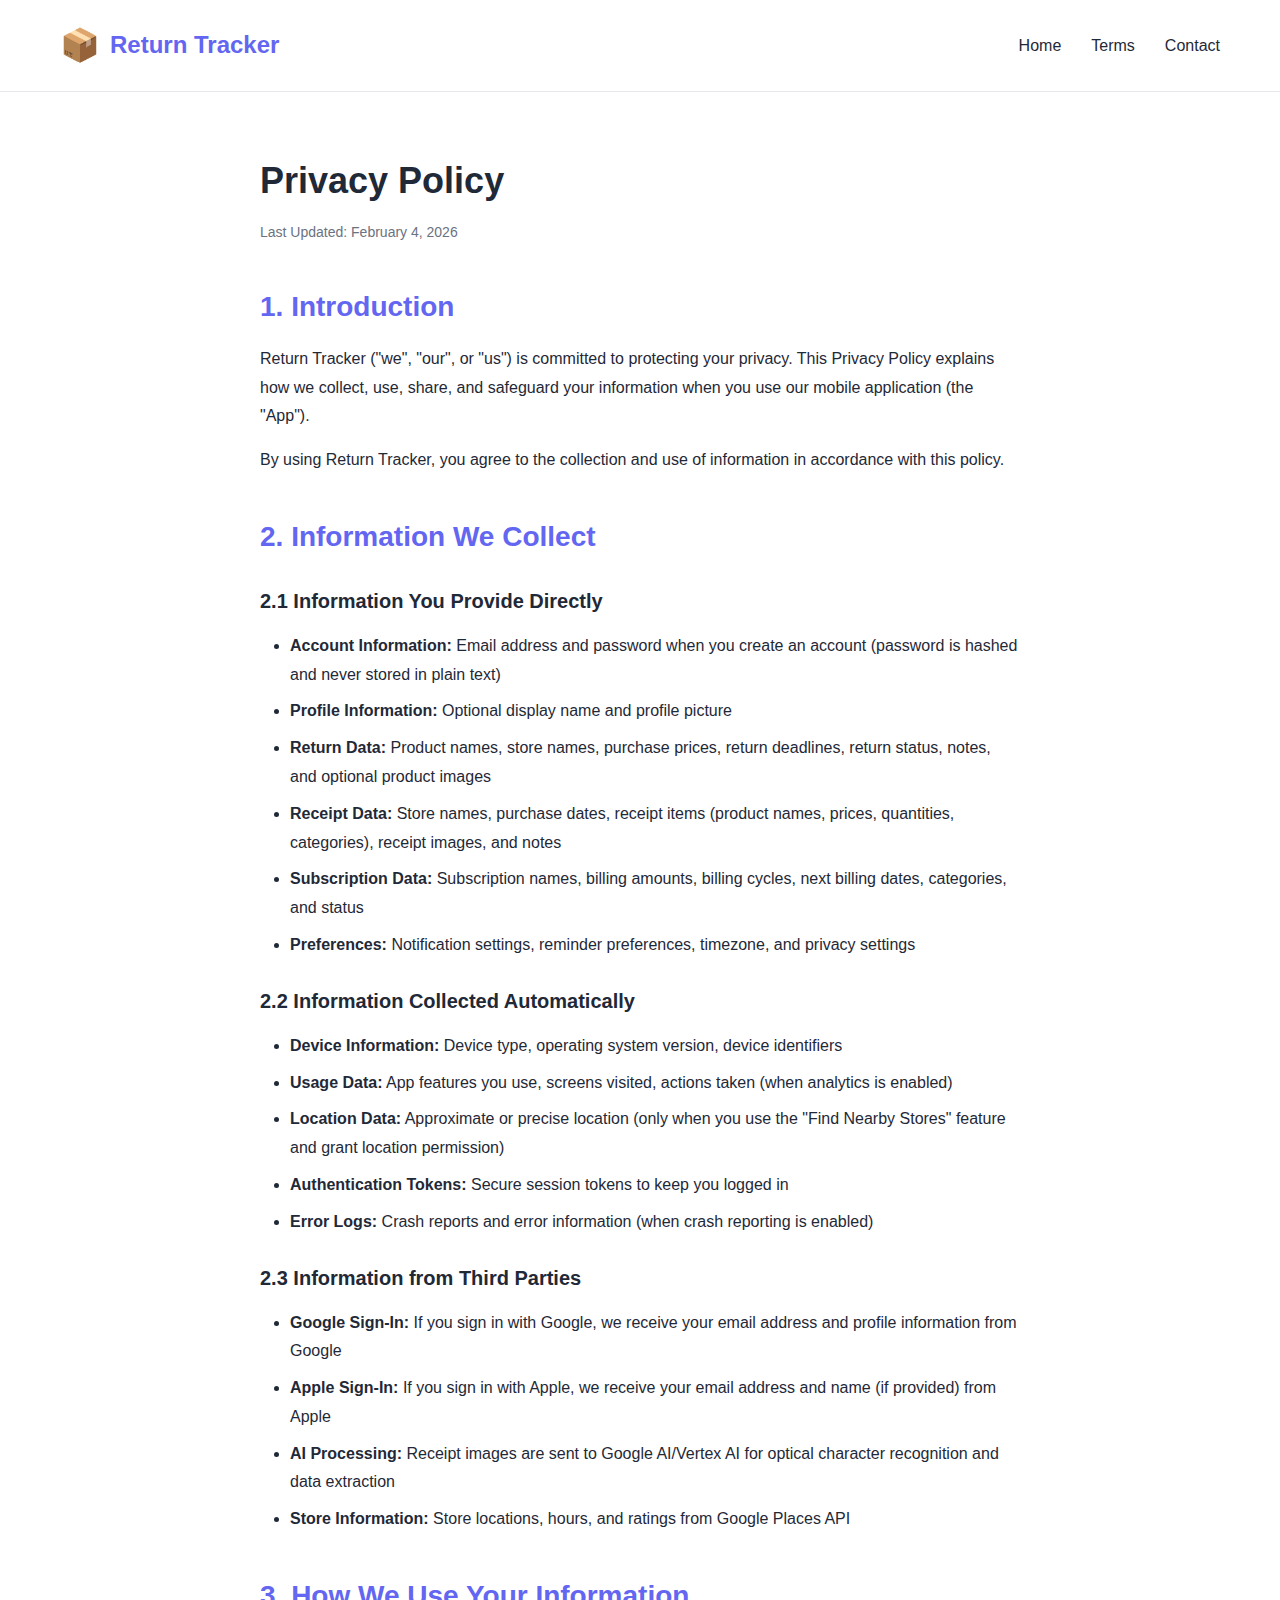
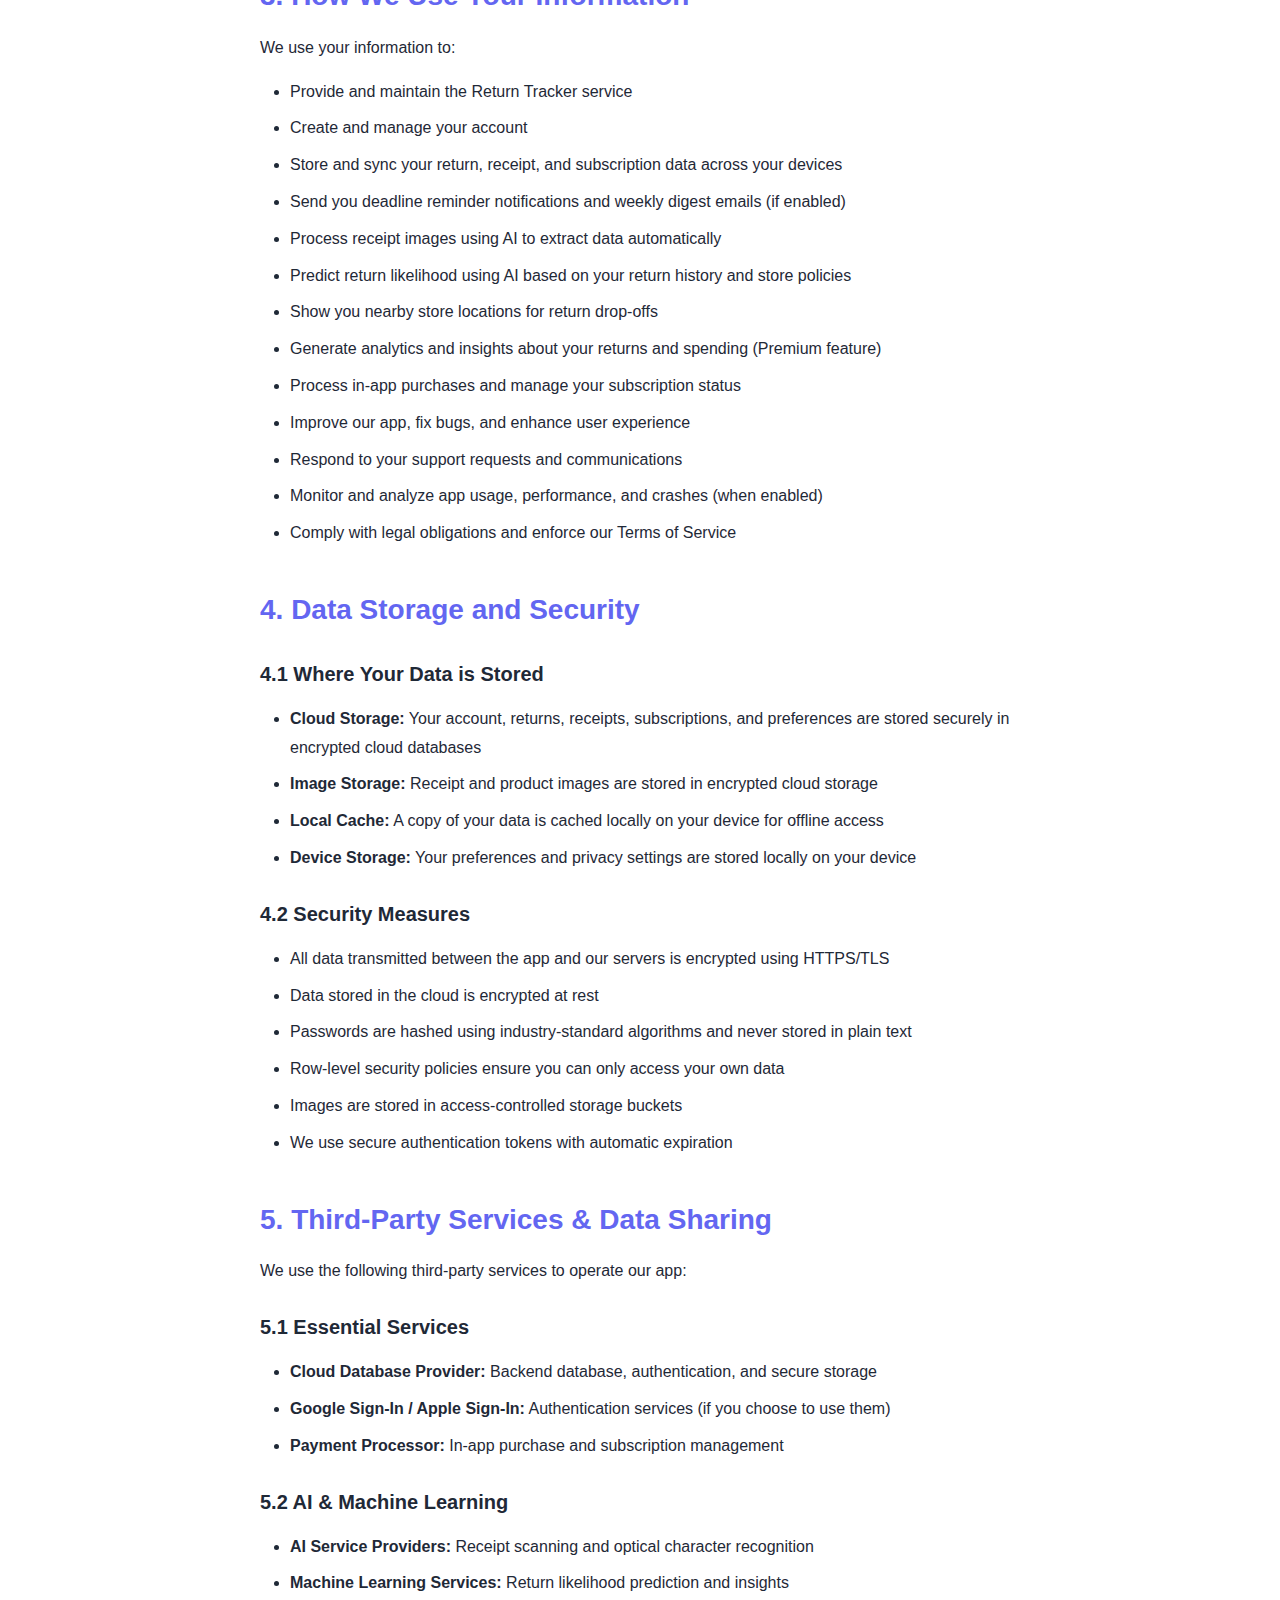
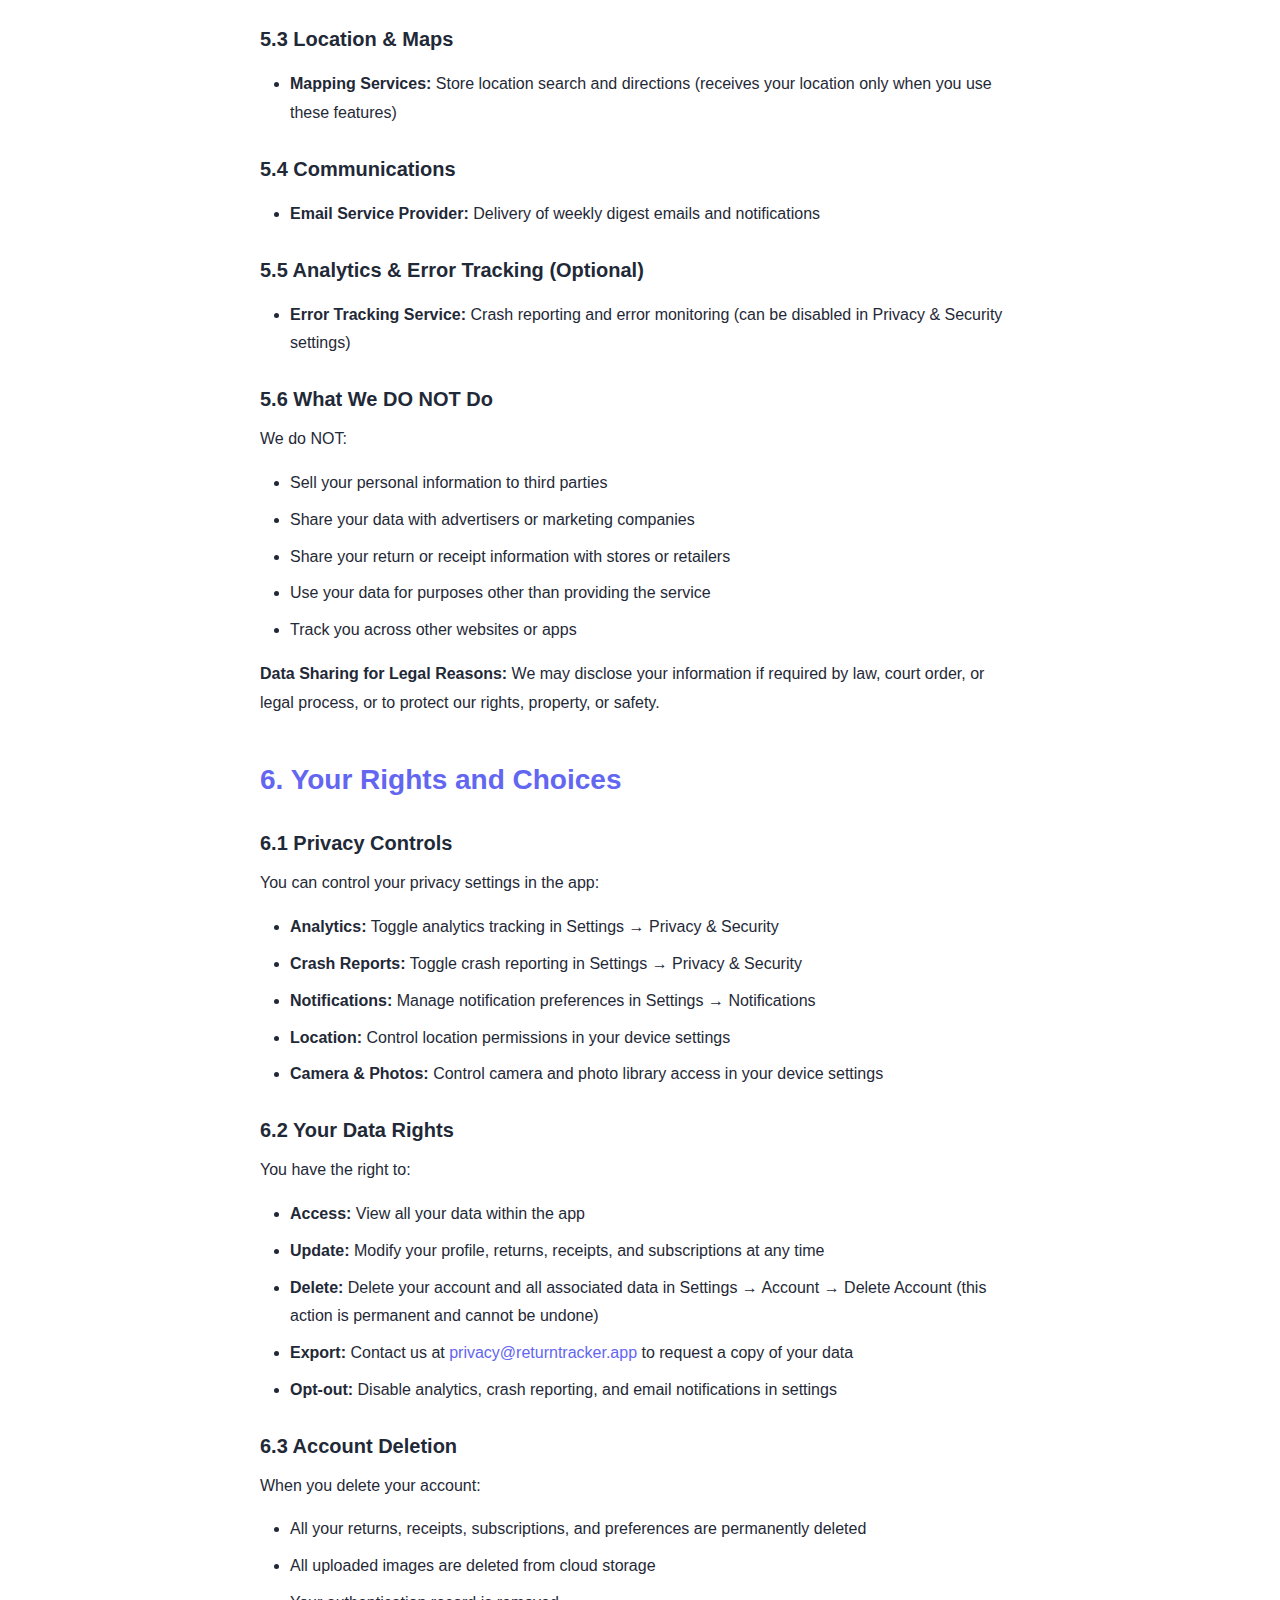
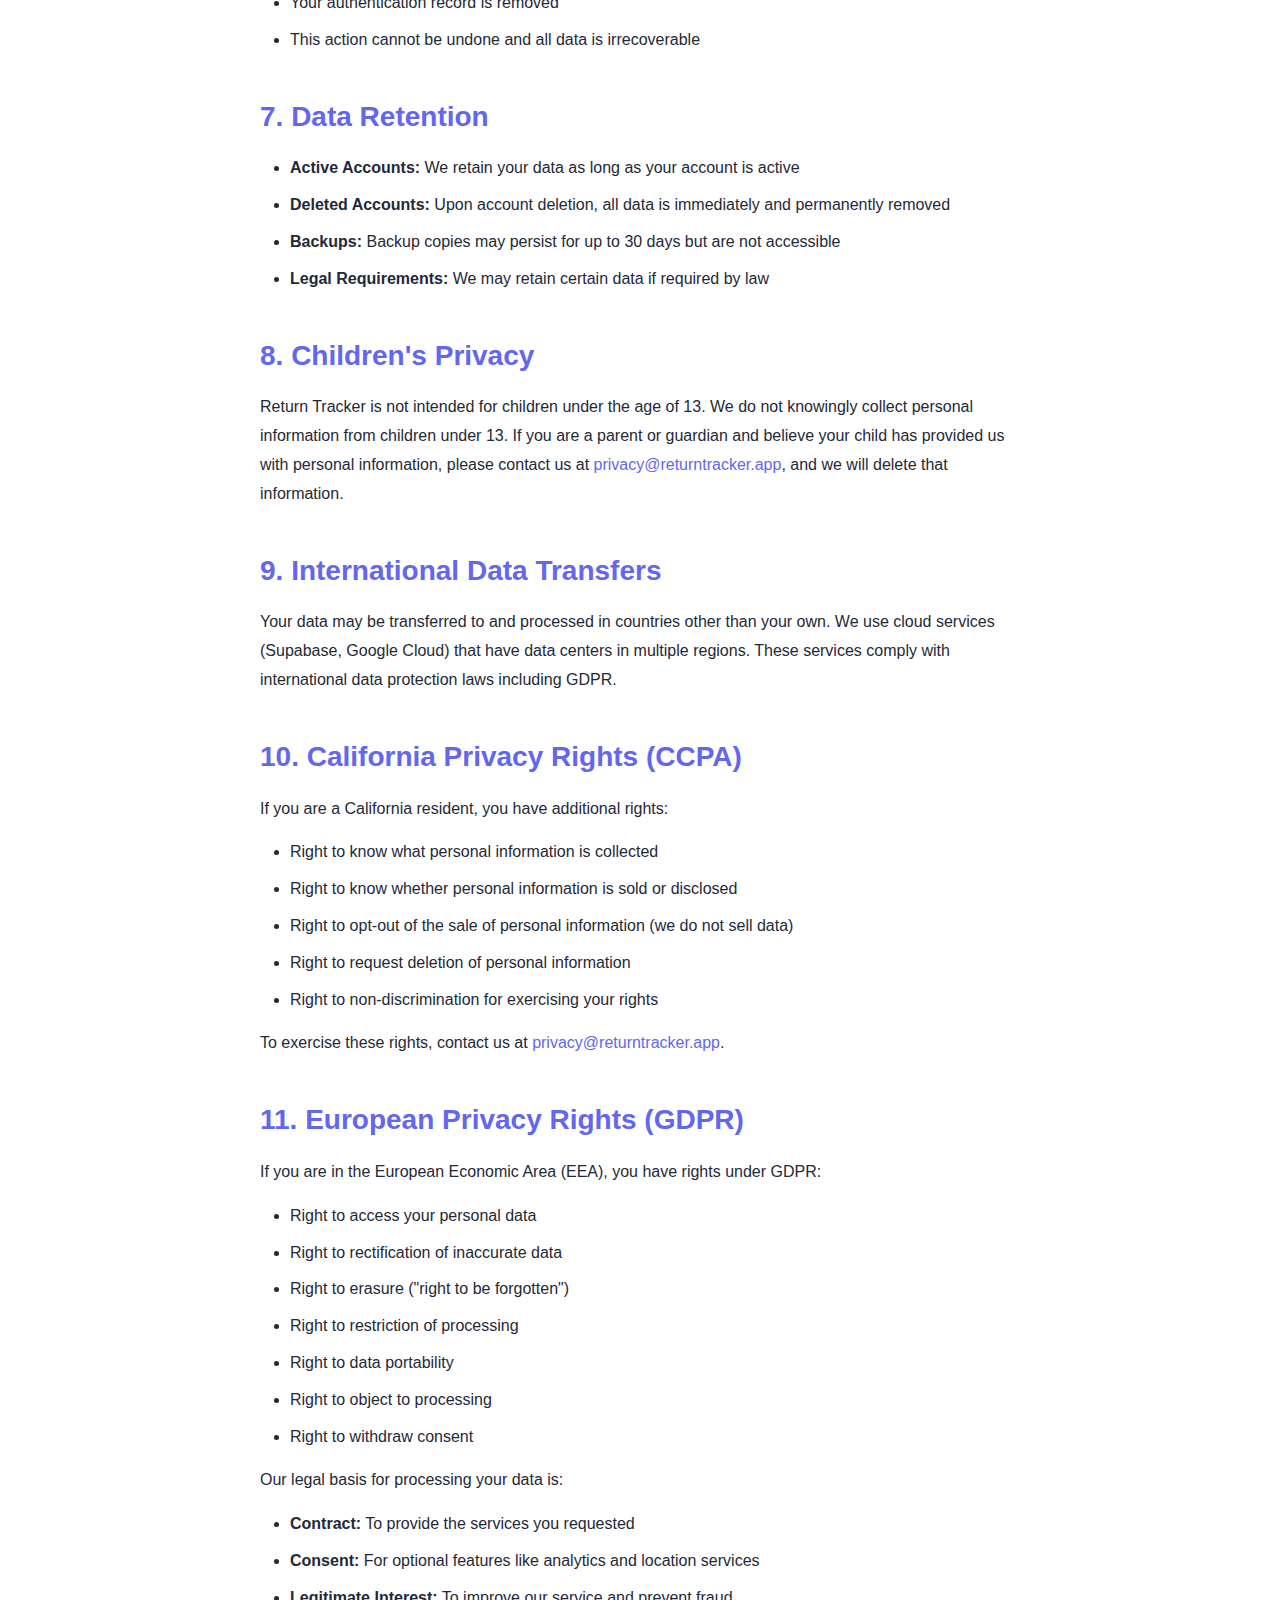
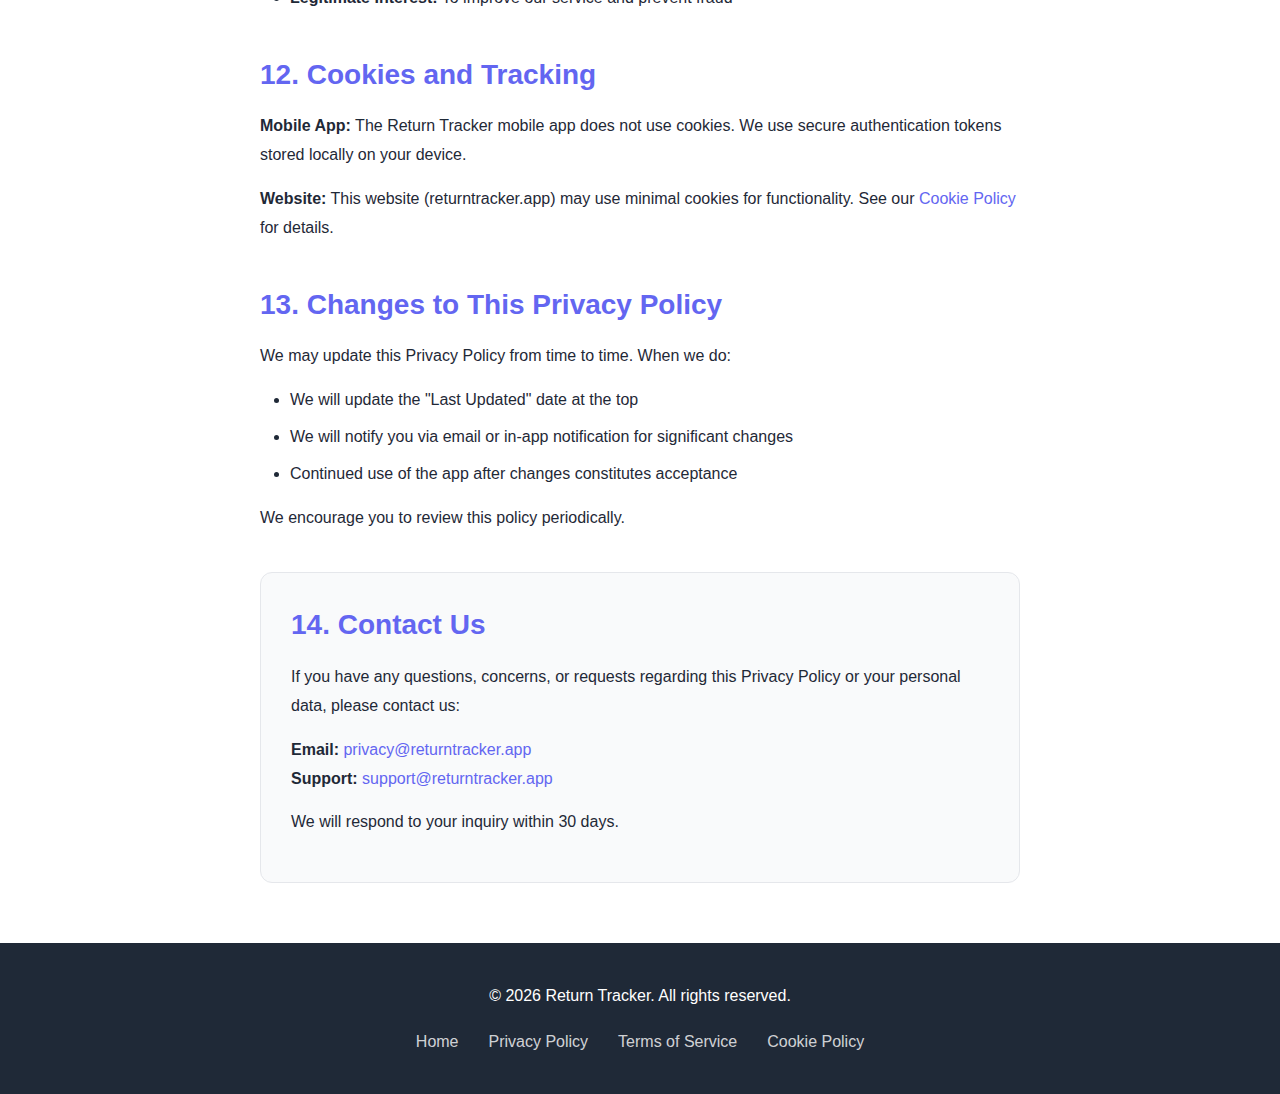
<file: returntracker/privacy.html>
<!DOCTYPE html>
<html lang="en">
<head>
    <meta charset="UTF-8">
    <meta name="viewport" content="width=device-width, initial-scale=1.0">
    <title>Privacy Policy - Return Tracker</title>
    <meta name="description" content="Privacy Policy for Return Tracker - Learn how we collect, use, and protect your data.">
    <link rel="stylesheet" href="styles.css">
</head>
<body>
    <header>
        <div class="container">
            <a href="./" class="logo">
                <span class="logo-icon">📦</span>
                <span class="logo-text">Return Tracker</span>
            </a>
            <nav>
                <a href="./">Home</a>
                <a href="terms.html">Terms</a>
                <a href="#contact">Contact</a>
            </nav>
        </div>
    </header>

    <main class="legal-page">
        <h1>Privacy Policy</h1>
        <p class="last-updated">Last Updated: February 4, 2026</p>

        <h2>1. Introduction</h2>
        <p>Return Tracker ("we", "our", or "us") is committed to protecting your privacy. This Privacy Policy explains how we collect, use, share, and safeguard your information when you use our mobile application (the "App").</p>
        <p>By using Return Tracker, you agree to the collection and use of information in accordance with this policy.</p>

        <h2>2. Information We Collect</h2>

        <h3>2.1 Information You Provide Directly</h3>
        <ul>
            <li><strong>Account Information:</strong> Email address and password when you create an account (password is hashed and never stored in plain text)</li>
            <li><strong>Profile Information:</strong> Optional display name and profile picture</li>
            <li><strong>Return Data:</strong> Product names, store names, purchase prices, return deadlines, return status, notes, and optional product images</li>
            <li><strong>Receipt Data:</strong> Store names, purchase dates, receipt items (product names, prices, quantities, categories), receipt images, and notes</li>
            <li><strong>Subscription Data:</strong> Subscription names, billing amounts, billing cycles, next billing dates, categories, and status</li>
            <li><strong>Preferences:</strong> Notification settings, reminder preferences, timezone, and privacy settings</li>
        </ul>

        <h3>2.2 Information Collected Automatically</h3>
        <ul>
            <li><strong>Device Information:</strong> Device type, operating system version, device identifiers</li>
            <li><strong>Usage Data:</strong> App features you use, screens visited, actions taken (when analytics is enabled)</li>
            <li><strong>Location Data:</strong> Approximate or precise location (only when you use the "Find Nearby Stores" feature and grant location permission)</li>
            <li><strong>Authentication Tokens:</strong> Secure session tokens to keep you logged in</li>
            <li><strong>Error Logs:</strong> Crash reports and error information (when crash reporting is enabled)</li>
        </ul>

        <h3>2.3 Information from Third Parties</h3>
        <ul>
            <li><strong>Google Sign-In:</strong> If you sign in with Google, we receive your email address and profile information from Google</li>
            <li><strong>Apple Sign-In:</strong> If you sign in with Apple, we receive your email address and name (if provided) from Apple</li>
            <li><strong>AI Processing:</strong> Receipt images are sent to Google AI/Vertex AI for optical character recognition and data extraction</li>
            <li><strong>Store Information:</strong> Store locations, hours, and ratings from Google Places API</li>
        </ul>

        <h2>3. How We Use Your Information</h2>
        <p>We use your information to:</p>
        <ul>
            <li>Provide and maintain the Return Tracker service</li>
            <li>Create and manage your account</li>
            <li>Store and sync your return, receipt, and subscription data across your devices</li>
            <li>Send you deadline reminder notifications and weekly digest emails (if enabled)</li>
            <li>Process receipt images using AI to extract data automatically</li>
            <li>Predict return likelihood using AI based on your return history and store policies</li>
            <li>Show you nearby store locations for return drop-offs</li>
            <li>Generate analytics and insights about your returns and spending (Premium feature)</li>
            <li>Process in-app purchases and manage your subscription status</li>
            <li>Improve our app, fix bugs, and enhance user experience</li>
            <li>Respond to your support requests and communications</li>
            <li>Monitor and analyze app usage, performance, and crashes (when enabled)</li>
            <li>Comply with legal obligations and enforce our Terms of Service</li>
        </ul>

        <h2>4. Data Storage and Security</h2>

        <h3>4.1 Where Your Data is Stored</h3>
        <ul>
            <li><strong>Cloud Storage:</strong> Your account, returns, receipts, subscriptions, and preferences are stored securely in encrypted cloud databases</li>
            <li><strong>Image Storage:</strong> Receipt and product images are stored in encrypted cloud storage</li>
            <li><strong>Local Cache:</strong> A copy of your data is cached locally on your device for offline access</li>
            <li><strong>Device Storage:</strong> Your preferences and privacy settings are stored locally on your device</li>
        </ul>

        <h3>4.2 Security Measures</h3>
        <ul>
            <li>All data transmitted between the app and our servers is encrypted using HTTPS/TLS</li>
            <li>Data stored in the cloud is encrypted at rest</li>
            <li>Passwords are hashed using industry-standard algorithms and never stored in plain text</li>
            <li>Row-level security policies ensure you can only access your own data</li>
            <li>Images are stored in access-controlled storage buckets</li>
            <li>We use secure authentication tokens with automatic expiration</li>
        </ul>

        <h2>5. Third-Party Services & Data Sharing</h2>
        <p>We use the following third-party services to operate our app:</p>

        <h3>5.1 Essential Services</h3>
        <ul>
            <li><strong>Cloud Database Provider:</strong> Backend database, authentication, and secure storage</li>
            <li><strong>Google Sign-In / Apple Sign-In:</strong> Authentication services (if you choose to use them)</li>
            <li><strong>Payment Processor:</strong> In-app purchase and subscription management</li>
        </ul>

        <h3>5.2 AI & Machine Learning</h3>
        <ul>
            <li><strong>AI Service Providers:</strong> Receipt scanning and optical character recognition</li>
            <li><strong>Machine Learning Services:</strong> Return likelihood prediction and insights</li>
        </ul>

        <h3>5.3 Location & Maps</h3>
        <ul>
            <li><strong>Mapping Services:</strong> Store location search and directions (receives your location only when you use these features)</li>
        </ul>

        <h3>5.4 Communications</h3>
        <ul>
            <li><strong>Email Service Provider:</strong> Delivery of weekly digest emails and notifications</li>
        </ul>

        <h3>5.5 Analytics & Error Tracking (Optional)</h3>
        <ul>
            <li><strong>Error Tracking Service:</strong> Crash reporting and error monitoring (can be disabled in Privacy & Security settings)</li>
        </ul>

        <h3>5.6 What We DO NOT Do</h3>
        <p>We do NOT:</p>
        <ul>
            <li>Sell your personal information to third parties</li>
            <li>Share your data with advertisers or marketing companies</li>
            <li>Share your return or receipt information with stores or retailers</li>
            <li>Use your data for purposes other than providing the service</li>
            <li>Track you across other websites or apps</li>
        </ul>

        <p><strong>Data Sharing for Legal Reasons:</strong> We may disclose your information if required by law, court order, or legal process, or to protect our rights, property, or safety.</p>

        <h2>6. Your Rights and Choices</h2>

        <h3>6.1 Privacy Controls</h3>
        <p>You can control your privacy settings in the app:</p>
        <ul>
            <li><strong>Analytics:</strong> Toggle analytics tracking in Settings → Privacy & Security</li>
            <li><strong>Crash Reports:</strong> Toggle crash reporting in Settings → Privacy & Security</li>
            <li><strong>Notifications:</strong> Manage notification preferences in Settings → Notifications</li>
            <li><strong>Location:</strong> Control location permissions in your device settings</li>
            <li><strong>Camera & Photos:</strong> Control camera and photo library access in your device settings</li>
        </ul>

        <h3>6.2 Your Data Rights</h3>
        <p>You have the right to:</p>
        <ul>
            <li><strong>Access:</strong> View all your data within the app</li>
            <li><strong>Update:</strong> Modify your profile, returns, receipts, and subscriptions at any time</li>
            <li><strong>Delete:</strong> Delete your account and all associated data in Settings → Account → Delete Account (this action is permanent and cannot be undone)</li>
            <li><strong>Export:</strong> Contact us at <a href="mailto:privacy@returntracker.app">privacy@returntracker.app</a> to request a copy of your data</li>
            <li><strong>Opt-out:</strong> Disable analytics, crash reporting, and email notifications in settings</li>
        </ul>

        <h3>6.3 Account Deletion</h3>
        <p>When you delete your account:</p>
        <ul>
            <li>All your returns, receipts, subscriptions, and preferences are permanently deleted</li>
            <li>All uploaded images are deleted from cloud storage</li>
            <li>Your authentication record is removed</li>
            <li>This action cannot be undone and all data is irrecoverable</li>
        </ul>

        <h2>7. Data Retention</h2>
        <ul>
            <li><strong>Active Accounts:</strong> We retain your data as long as your account is active</li>
            <li><strong>Deleted Accounts:</strong> Upon account deletion, all data is immediately and permanently removed</li>
            <li><strong>Backups:</strong> Backup copies may persist for up to 30 days but are not accessible</li>
            <li><strong>Legal Requirements:</strong> We may retain certain data if required by law</li>
        </ul>

        <h2>8. Children's Privacy</h2>
        <p>Return Tracker is not intended for children under the age of 13. We do not knowingly collect personal information from children under 13. If you are a parent or guardian and believe your child has provided us with personal information, please contact us at <a href="mailto:privacy@returntracker.app">privacy@returntracker.app</a>, and we will delete that information.</p>

        <h2>9. International Data Transfers</h2>
        <p>Your data may be transferred to and processed in countries other than your own. We use cloud services (Supabase, Google Cloud) that have data centers in multiple regions. These services comply with international data protection laws including GDPR.</p>

        <h2>10. California Privacy Rights (CCPA)</h2>
        <p>If you are a California resident, you have additional rights:</p>
        <ul>
            <li>Right to know what personal information is collected</li>
            <li>Right to know whether personal information is sold or disclosed</li>
            <li>Right to opt-out of the sale of personal information (we do not sell data)</li>
            <li>Right to request deletion of personal information</li>
            <li>Right to non-discrimination for exercising your rights</li>
        </ul>
        <p>To exercise these rights, contact us at <a href="mailto:privacy@returntracker.app">privacy@returntracker.app</a>.</p>

        <h2>11. European Privacy Rights (GDPR)</h2>
        <p>If you are in the European Economic Area (EEA), you have rights under GDPR:</p>
        <ul>
            <li>Right to access your personal data</li>
            <li>Right to rectification of inaccurate data</li>
            <li>Right to erasure ("right to be forgotten")</li>
            <li>Right to restriction of processing</li>
            <li>Right to data portability</li>
            <li>Right to object to processing</li>
            <li>Right to withdraw consent</li>
        </ul>
        <p>Our legal basis for processing your data is:</p>
        <ul>
            <li><strong>Contract:</strong> To provide the services you requested</li>
            <li><strong>Consent:</strong> For optional features like analytics and location services</li>
            <li><strong>Legitimate Interest:</strong> To improve our service and prevent fraud</li>
        </ul>

        <h2>12. Cookies and Tracking</h2>
        <p><strong>Mobile App:</strong> The Return Tracker mobile app does not use cookies. We use secure authentication tokens stored locally on your device.</p>
        <p><strong>Website:</strong> This website (returntracker.app) may use minimal cookies for functionality. See our <a href="cookies.html">Cookie Policy</a> for details.</p>

        <h2>13. Changes to This Privacy Policy</h2>
        <p>We may update this Privacy Policy from time to time. When we do:</p>
        <ul>
            <li>We will update the "Last Updated" date at the top</li>
            <li>We will notify you via email or in-app notification for significant changes</li>
            <li>Continued use of the app after changes constitutes acceptance</li>
        </ul>
        <p>We encourage you to review this policy periodically.</p>

        <div class="contact-box" id="contact">
            <h2>14. Contact Us</h2>
            <p>If you have any questions, concerns, or requests regarding this Privacy Policy or your personal data, please contact us:</p>
            <p><strong>Email:</strong> <a href="mailto:privacy@returntracker.app">privacy@returntracker.app</a><br>
            <strong>Support:</strong> <a href="mailto:support@returntracker.app">support@returntracker.app</a></p>
            <p>We will respond to your inquiry within 30 days.</p>
        </div>
    </main>

    <footer>
        <div class="container">
            <p>&copy; 2026 Return Tracker. All rights reserved.</p>
            <div class="footer-links">
                <a href="./">Home</a>
                <a href="privacy.html">Privacy Policy</a>
                <a href="terms.html">Terms of Service</a>
                <a href="cookies.html">Cookie Policy</a>
            </div>
        </div>
    </footer>
</body>
</html>
</file>
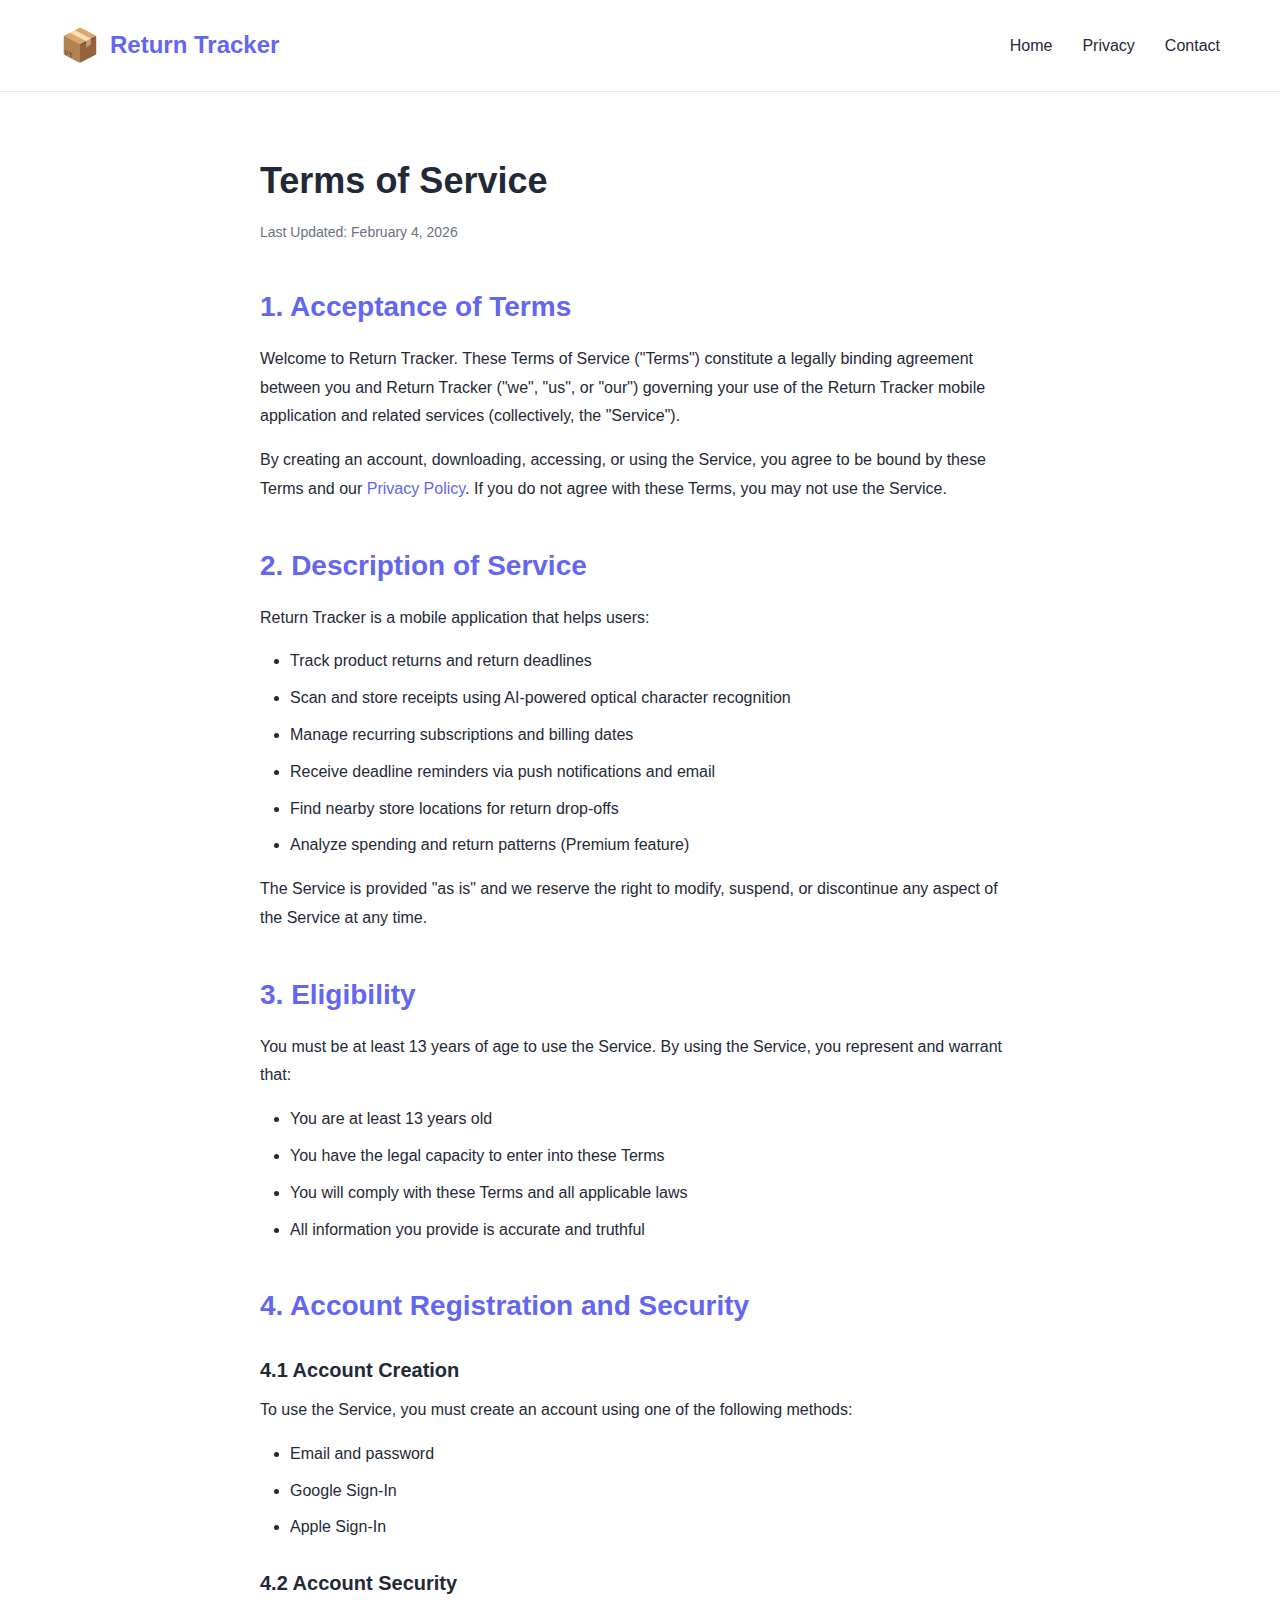
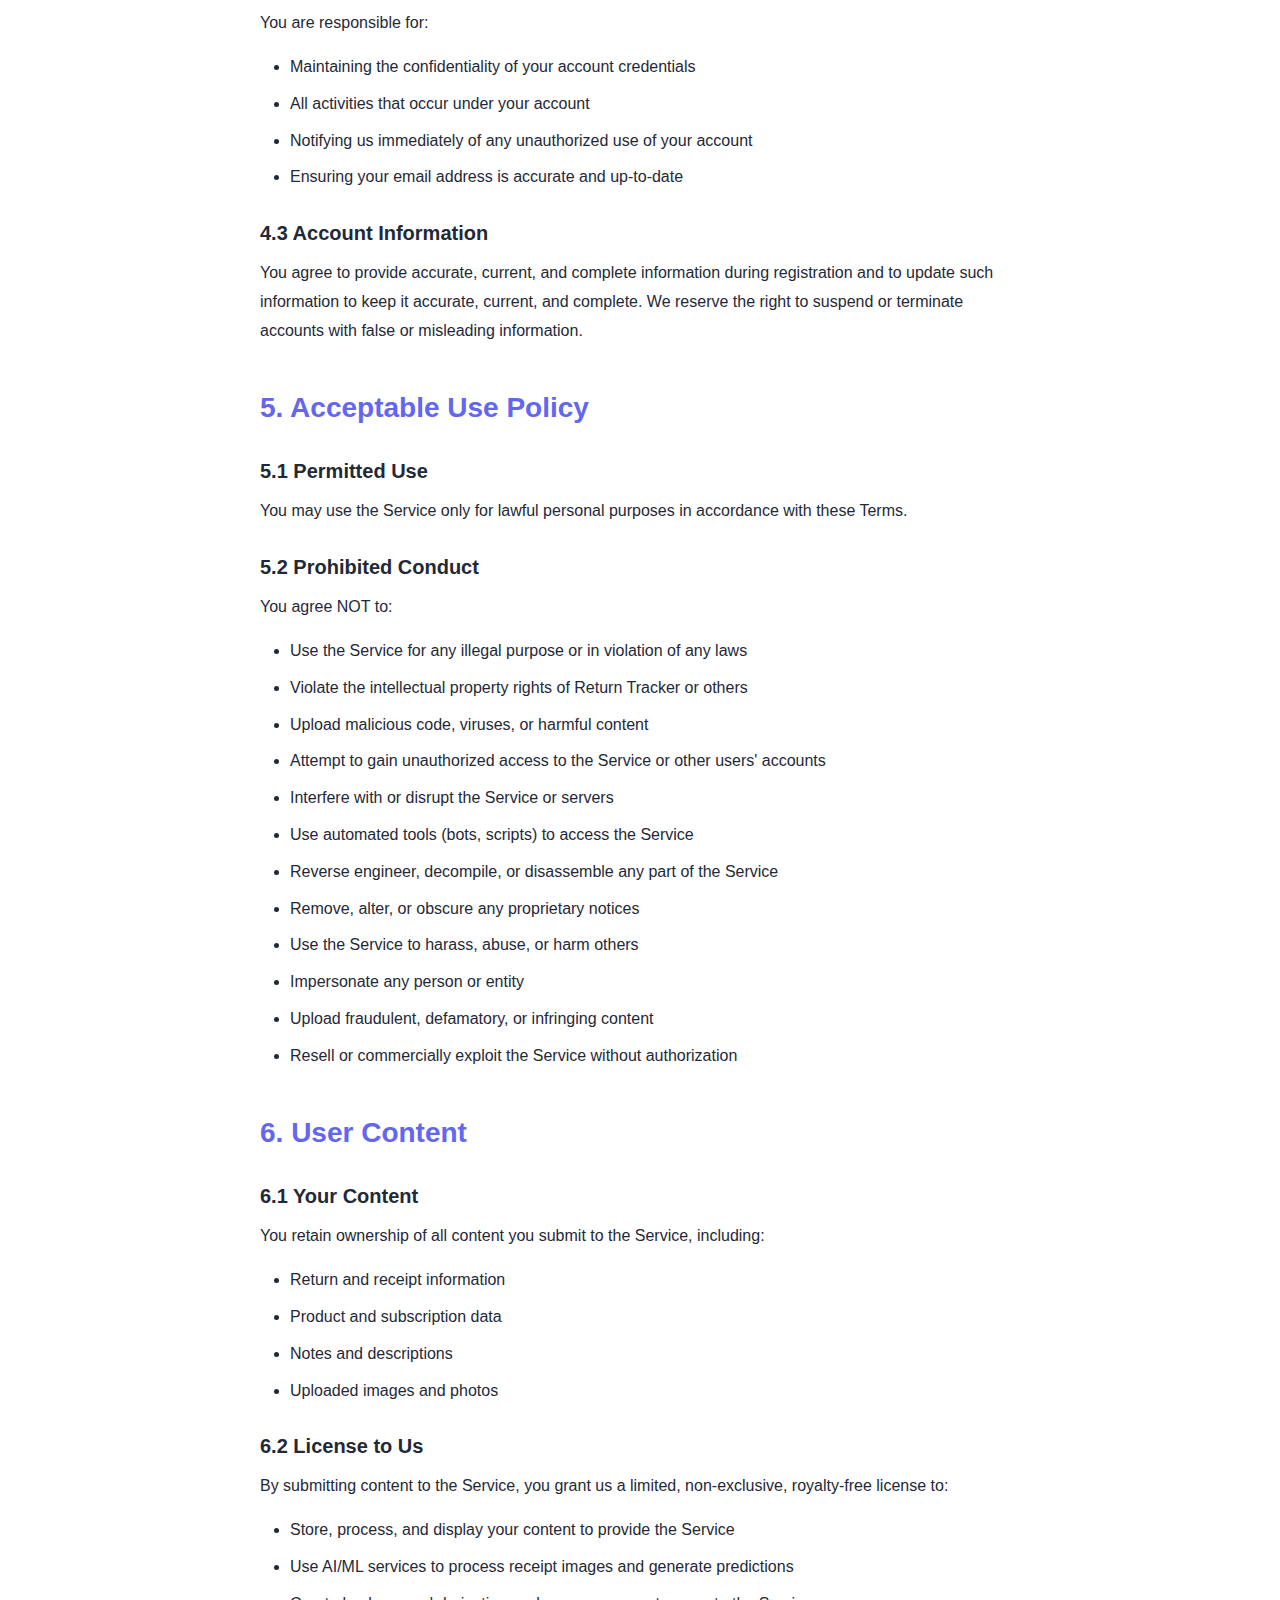
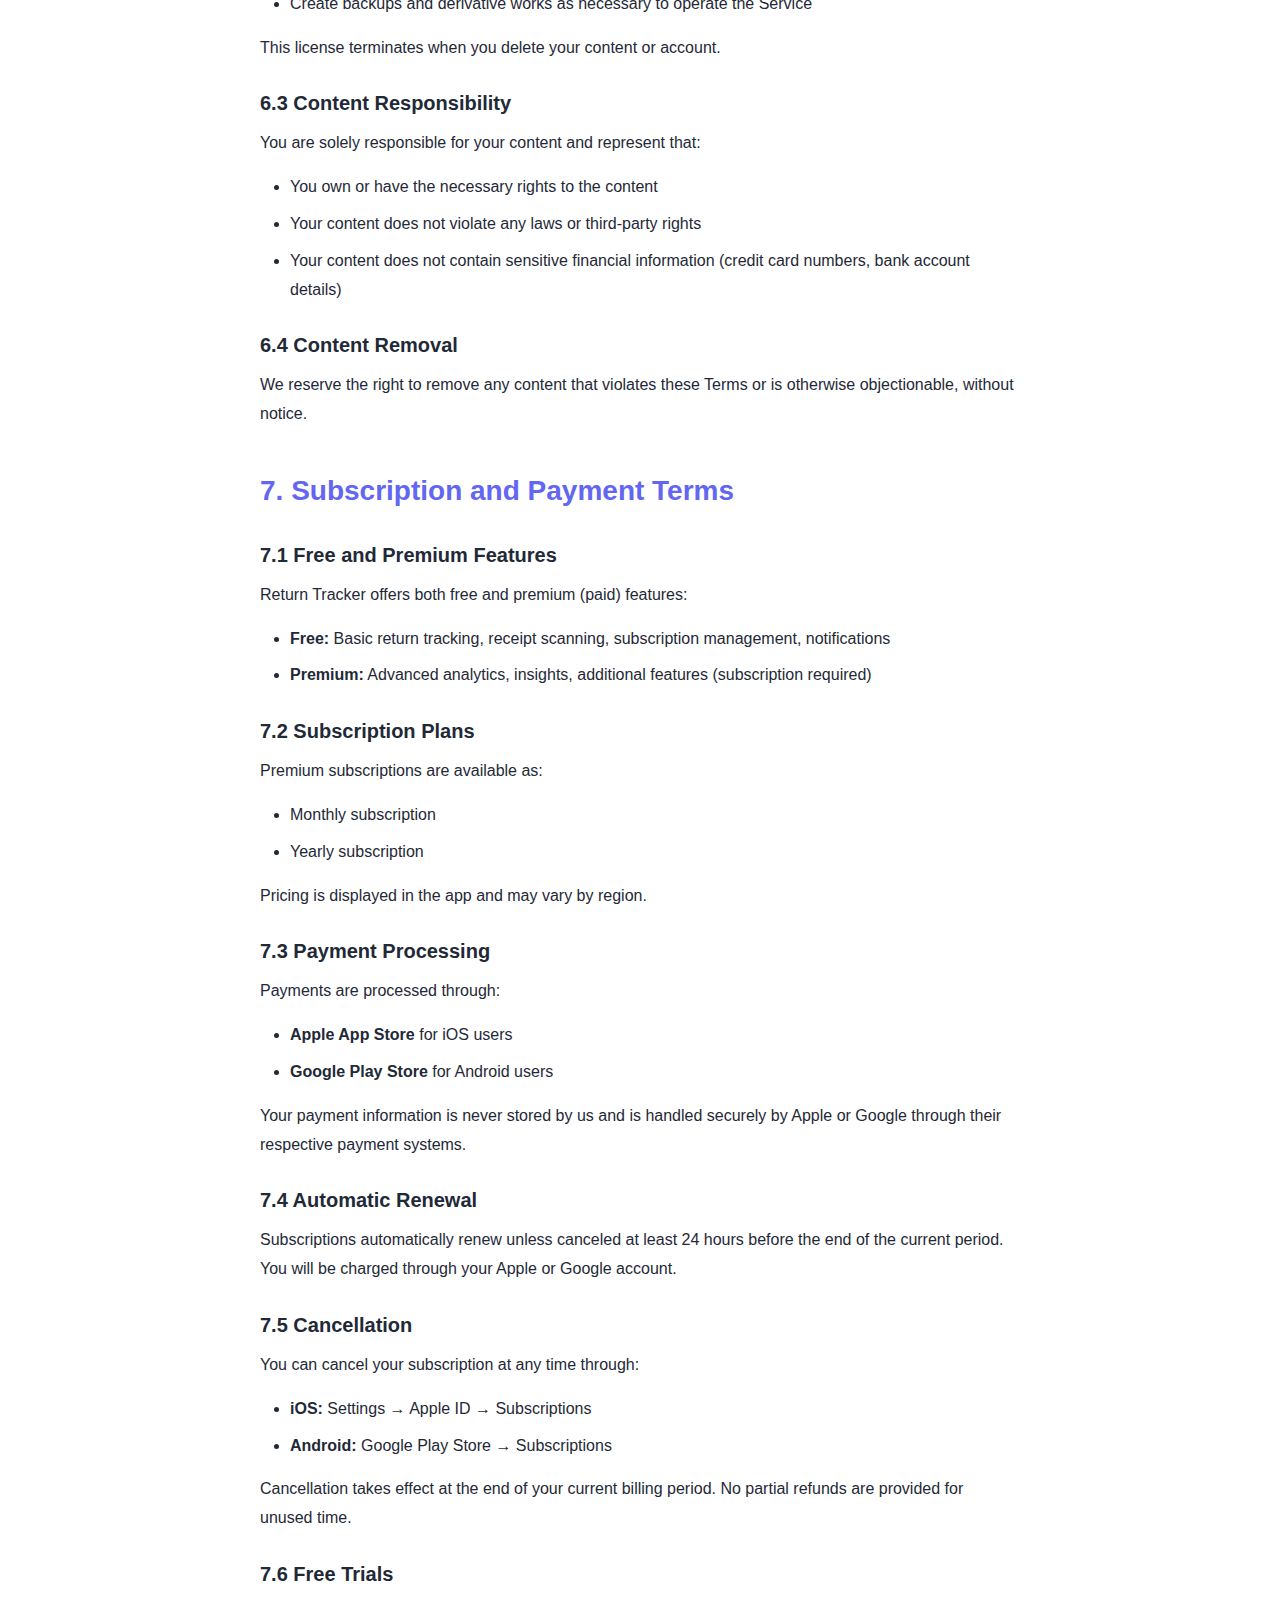
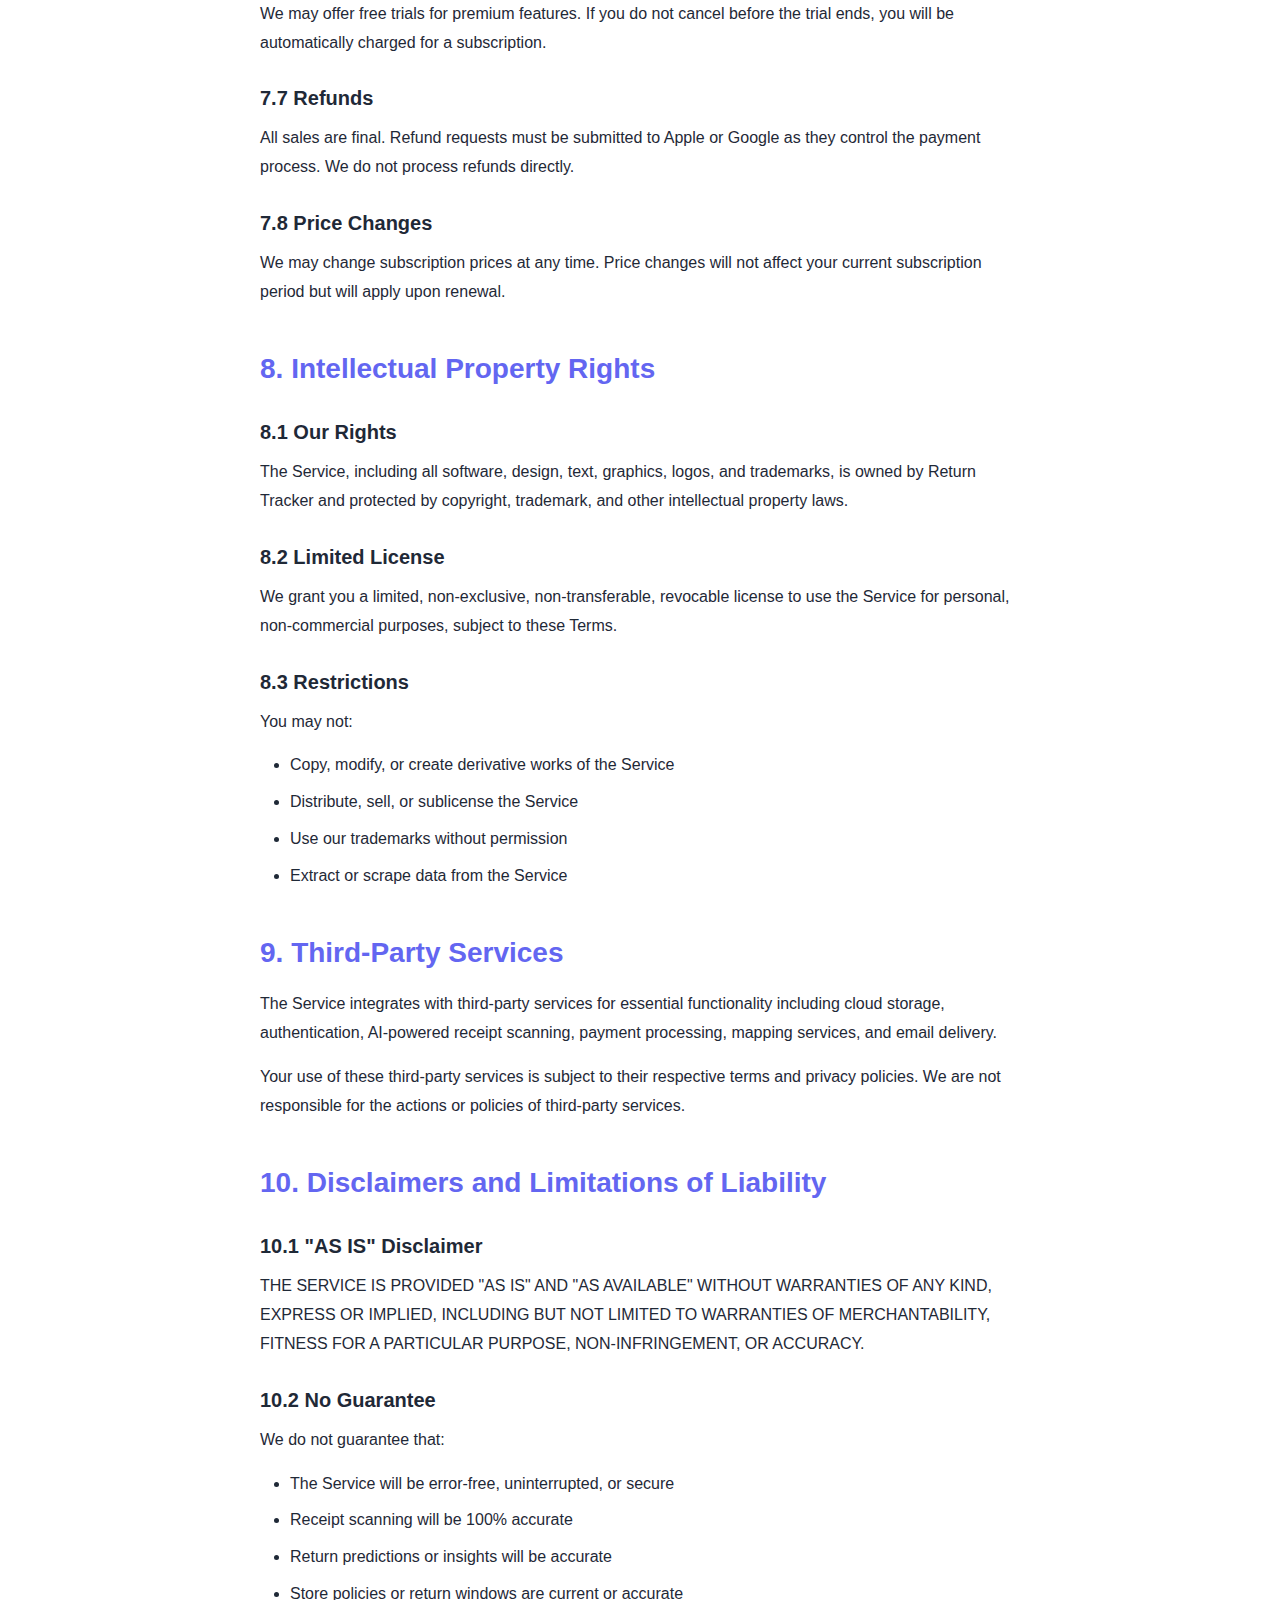
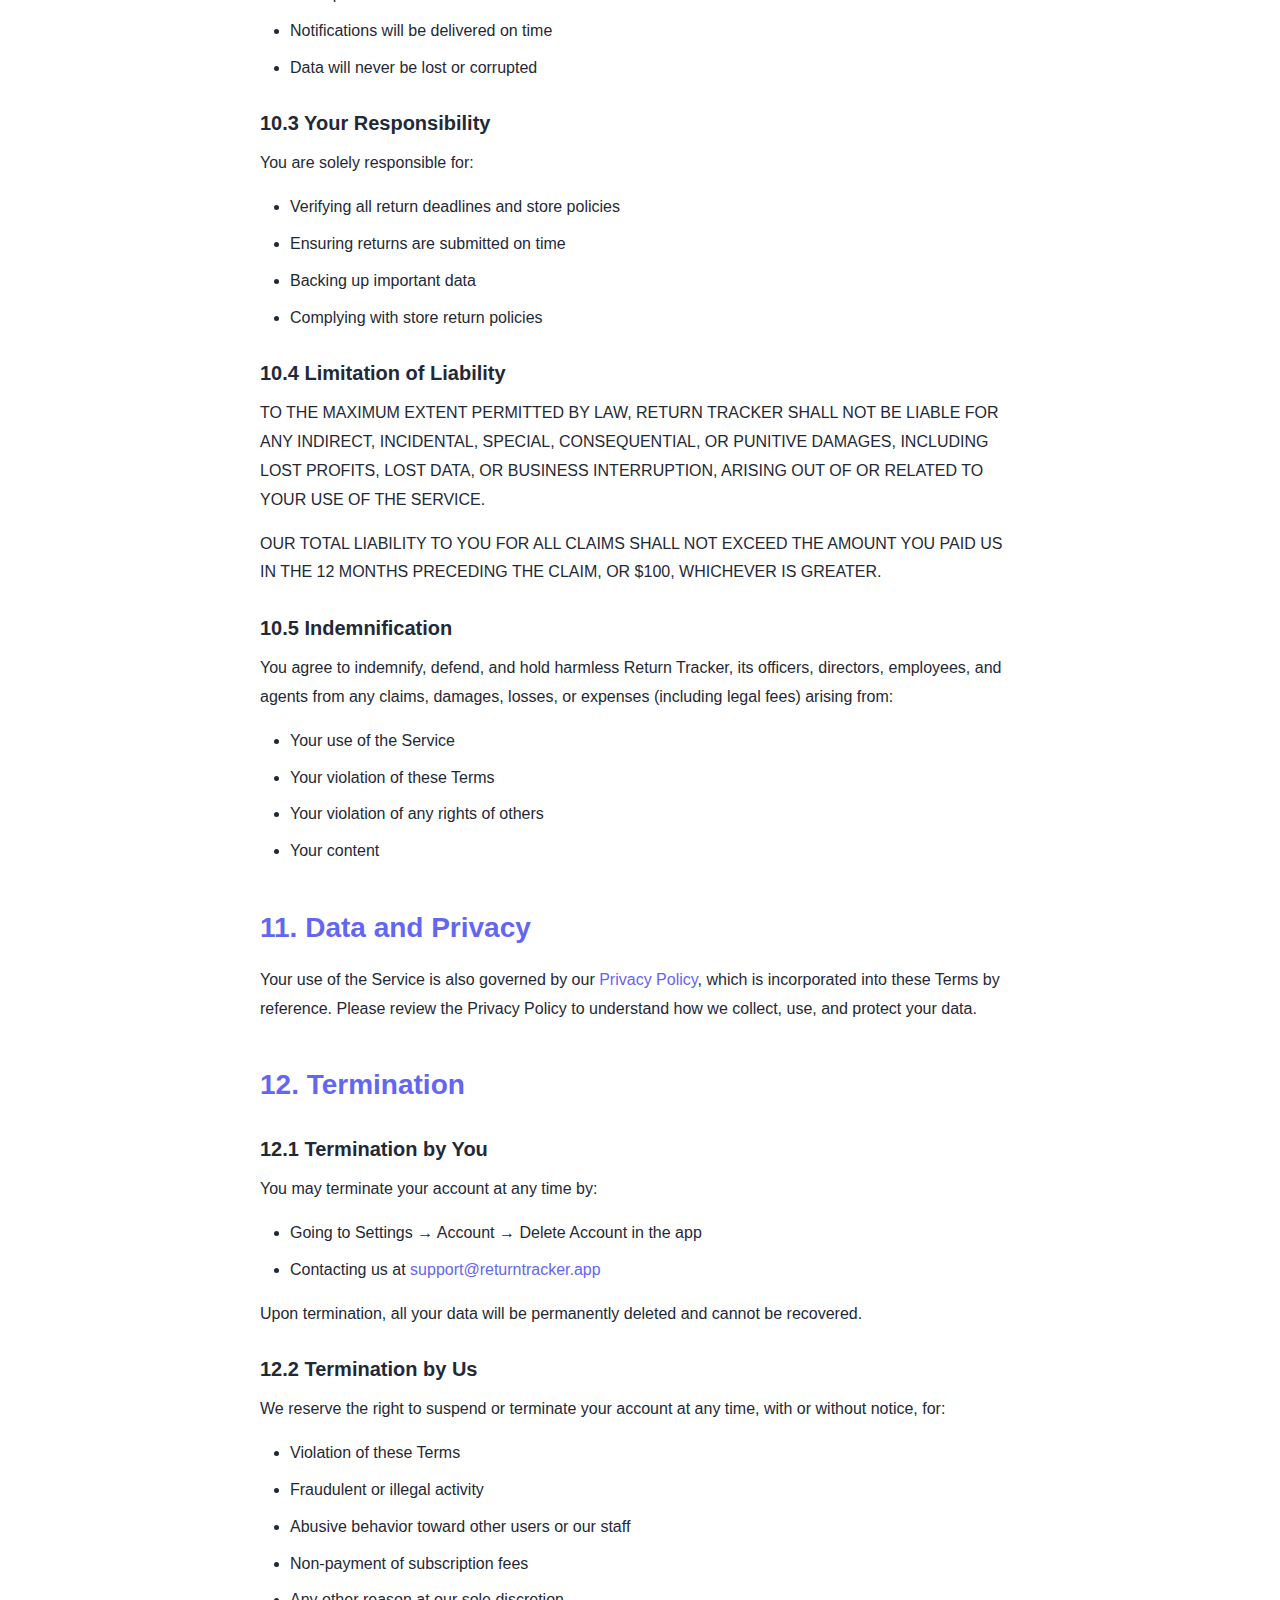
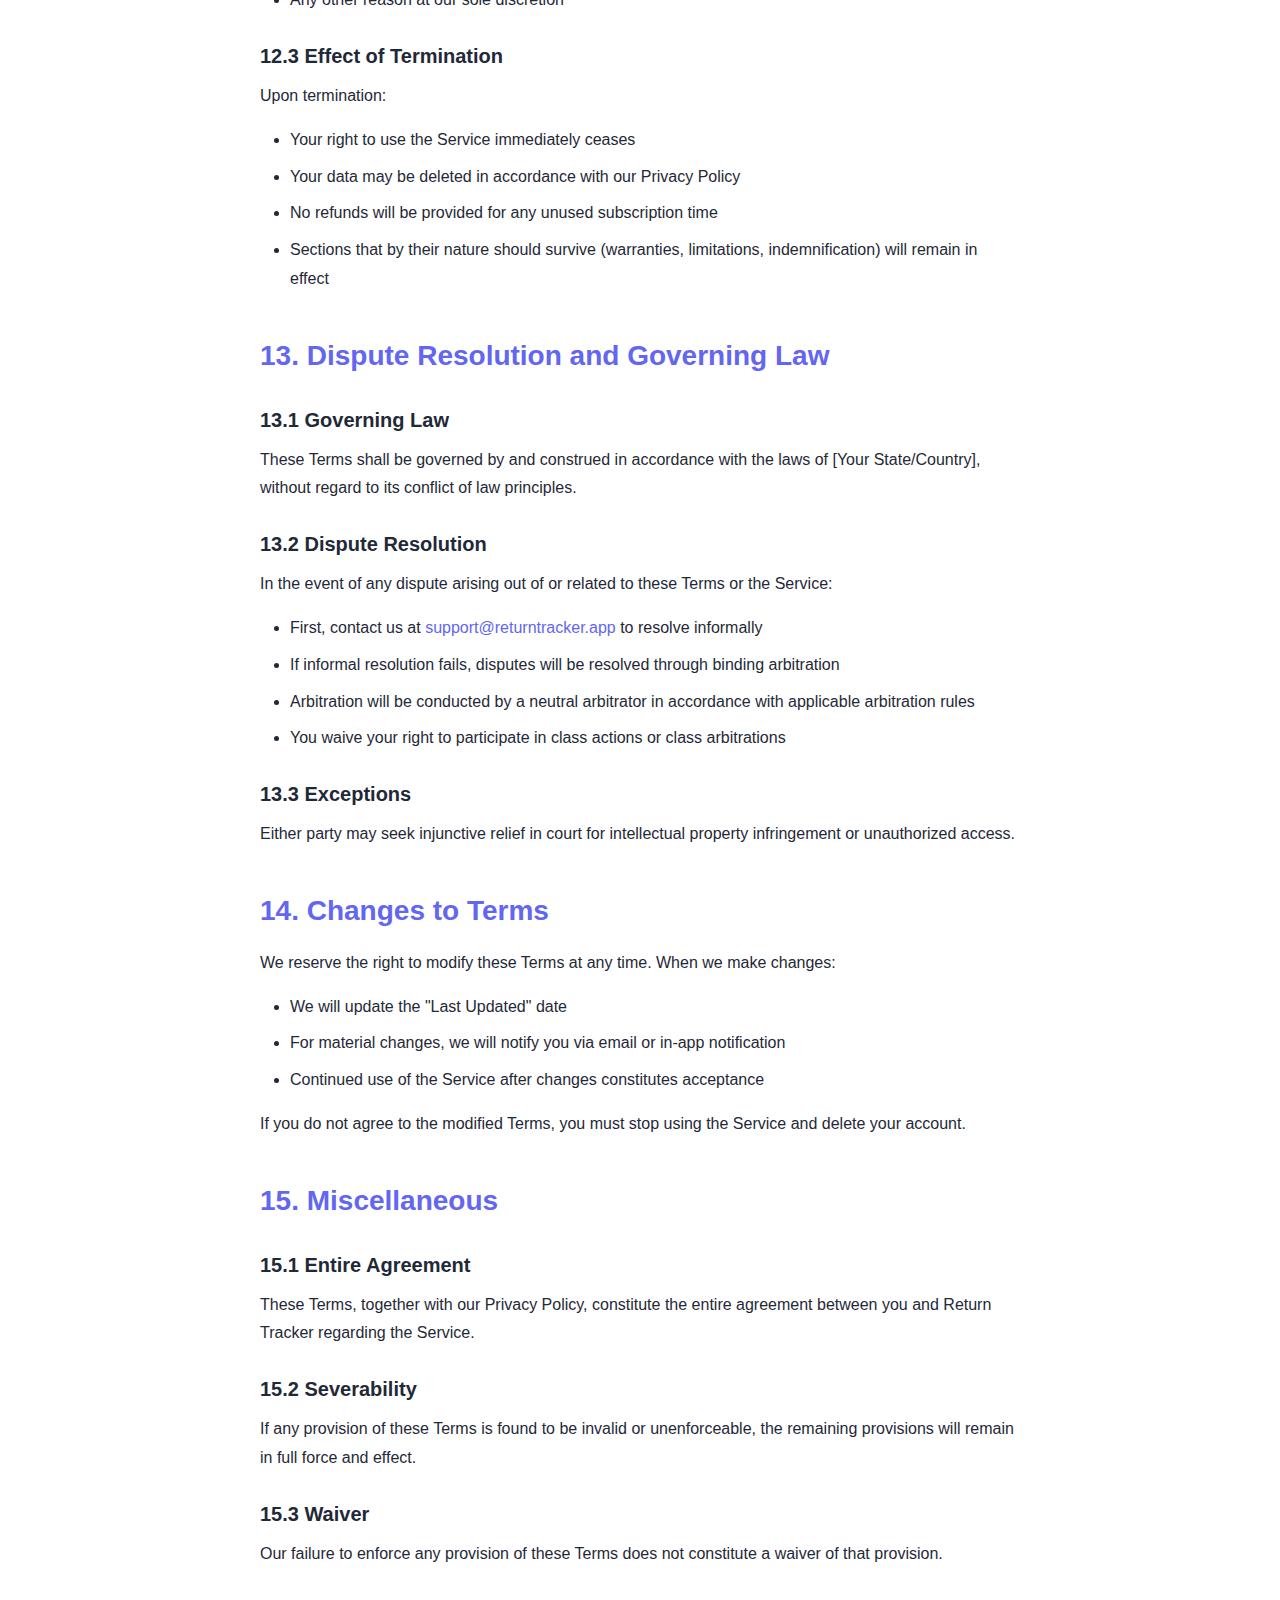
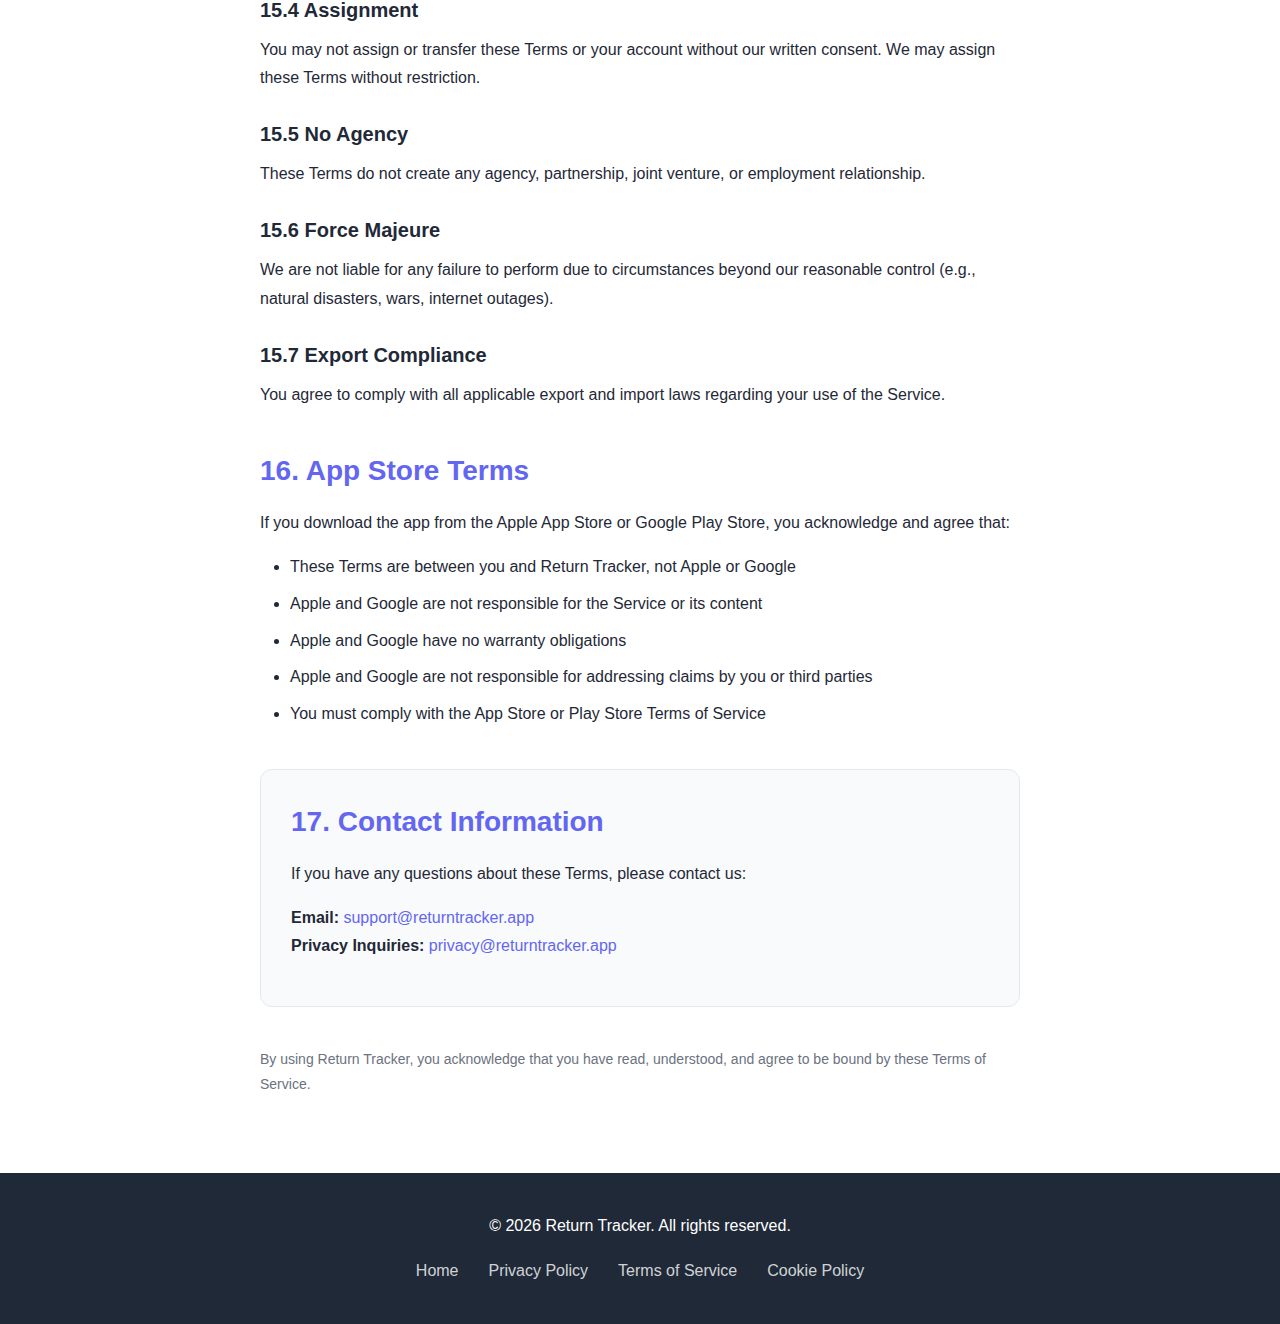
<file: returntracker/terms.html>
<!DOCTYPE html>
<html lang="en">
<head>
    <meta charset="UTF-8">
    <meta name="viewport" content="width=device-width, initial-scale=1.0">
    <title>Terms of Service - Return Tracker</title>
    <meta name="description" content="Terms of Service for Return Tracker - Read our terms and conditions.">
    <link rel="stylesheet" href="styles.css">
</head>
<body>
    <header>
        <div class="container">
            <a href="./" class="logo">
                <span class="logo-icon">📦</span>
                <span class="logo-text">Return Tracker</span>
            </a>
            <nav>
                <a href="./">Home</a>
                <a href="privacy.html">Privacy</a>
                <a href="#contact">Contact</a>
            </nav>
        </div>
    </header>

    <main class="legal-page">
        <h1>Terms of Service</h1>
        <p class="last-updated">Last Updated: February 4, 2026</p>

        <h2>1. Acceptance of Terms</h2>
        <p>Welcome to Return Tracker. These Terms of Service ("Terms") constitute a legally binding agreement between you and Return Tracker ("we", "us", or "our") governing your use of the Return Tracker mobile application and related services (collectively, the "Service").</p>
        <p>By creating an account, downloading, accessing, or using the Service, you agree to be bound by these Terms and our <a href="privacy.html">Privacy Policy</a>. If you do not agree with these Terms, you may not use the Service.</p>

        <h2>2. Description of Service</h2>
        <p>Return Tracker is a mobile application that helps users:</p>
        <ul>
            <li>Track product returns and return deadlines</li>
            <li>Scan and store receipts using AI-powered optical character recognition</li>
            <li>Manage recurring subscriptions and billing dates</li>
            <li>Receive deadline reminders via push notifications and email</li>
            <li>Find nearby store locations for return drop-offs</li>
            <li>Analyze spending and return patterns (Premium feature)</li>
        </ul>
        <p>The Service is provided "as is" and we reserve the right to modify, suspend, or discontinue any aspect of the Service at any time.</p>

        <h2>3. Eligibility</h2>
        <p>You must be at least 13 years of age to use the Service. By using the Service, you represent and warrant that:</p>
        <ul>
            <li>You are at least 13 years old</li>
            <li>You have the legal capacity to enter into these Terms</li>
            <li>You will comply with these Terms and all applicable laws</li>
            <li>All information you provide is accurate and truthful</li>
        </ul>

        <h2>4. Account Registration and Security</h2>

        <h3>4.1 Account Creation</h3>
        <p>To use the Service, you must create an account using one of the following methods:</p>
        <ul>
            <li>Email and password</li>
            <li>Google Sign-In</li>
            <li>Apple Sign-In</li>
        </ul>

        <h3>4.2 Account Security</h3>
        <p>You are responsible for:</p>
        <ul>
            <li>Maintaining the confidentiality of your account credentials</li>
            <li>All activities that occur under your account</li>
            <li>Notifying us immediately of any unauthorized use of your account</li>
            <li>Ensuring your email address is accurate and up-to-date</li>
        </ul>

        <h3>4.3 Account Information</h3>
        <p>You agree to provide accurate, current, and complete information during registration and to update such information to keep it accurate, current, and complete. We reserve the right to suspend or terminate accounts with false or misleading information.</p>

        <h2>5. Acceptable Use Policy</h2>

        <h3>5.1 Permitted Use</h3>
        <p>You may use the Service only for lawful personal purposes in accordance with these Terms.</p>

        <h3>5.2 Prohibited Conduct</h3>
        <p>You agree NOT to:</p>
        <ul>
            <li>Use the Service for any illegal purpose or in violation of any laws</li>
            <li>Violate the intellectual property rights of Return Tracker or others</li>
            <li>Upload malicious code, viruses, or harmful content</li>
            <li>Attempt to gain unauthorized access to the Service or other users' accounts</li>
            <li>Interfere with or disrupt the Service or servers</li>
            <li>Use automated tools (bots, scripts) to access the Service</li>
            <li>Reverse engineer, decompile, or disassemble any part of the Service</li>
            <li>Remove, alter, or obscure any proprietary notices</li>
            <li>Use the Service to harass, abuse, or harm others</li>
            <li>Impersonate any person or entity</li>
            <li>Upload fraudulent, defamatory, or infringing content</li>
            <li>Resell or commercially exploit the Service without authorization</li>
        </ul>

        <h2>6. User Content</h2>

        <h3>6.1 Your Content</h3>
        <p>You retain ownership of all content you submit to the Service, including:</p>
        <ul>
            <li>Return and receipt information</li>
            <li>Product and subscription data</li>
            <li>Notes and descriptions</li>
            <li>Uploaded images and photos</li>
        </ul>

        <h3>6.2 License to Us</h3>
        <p>By submitting content to the Service, you grant us a limited, non-exclusive, royalty-free license to:</p>
        <ul>
            <li>Store, process, and display your content to provide the Service</li>
            <li>Use AI/ML services to process receipt images and generate predictions</li>
            <li>Create backups and derivative works as necessary to operate the Service</li>
        </ul>
        <p>This license terminates when you delete your content or account.</p>

        <h3>6.3 Content Responsibility</h3>
        <p>You are solely responsible for your content and represent that:</p>
        <ul>
            <li>You own or have the necessary rights to the content</li>
            <li>Your content does not violate any laws or third-party rights</li>
            <li>Your content does not contain sensitive financial information (credit card numbers, bank account details)</li>
        </ul>

        <h3>6.4 Content Removal</h3>
        <p>We reserve the right to remove any content that violates these Terms or is otherwise objectionable, without notice.</p>

        <h2>7. Subscription and Payment Terms</h2>

        <h3>7.1 Free and Premium Features</h3>
        <p>Return Tracker offers both free and premium (paid) features:</p>
        <ul>
            <li><strong>Free:</strong> Basic return tracking, receipt scanning, subscription management, notifications</li>
            <li><strong>Premium:</strong> Advanced analytics, insights, additional features (subscription required)</li>
        </ul>

        <h3>7.2 Subscription Plans</h3>
        <p>Premium subscriptions are available as:</p>
        <ul>
            <li>Monthly subscription</li>
            <li>Yearly subscription</li>
        </ul>
        <p>Pricing is displayed in the app and may vary by region.</p>

        <h3>7.3 Payment Processing</h3>
        <p>Payments are processed through:</p>
        <ul>
            <li><strong>Apple App Store</strong> for iOS users</li>
            <li><strong>Google Play Store</strong> for Android users</li>
        </ul>
        <p>Your payment information is never stored by us and is handled securely by Apple or Google through their respective payment systems.</p>

        <h3>7.4 Automatic Renewal</h3>
        <p>Subscriptions automatically renew unless canceled at least 24 hours before the end of the current period. You will be charged through your Apple or Google account.</p>

        <h3>7.5 Cancellation</h3>
        <p>You can cancel your subscription at any time through:</p>
        <ul>
            <li><strong>iOS:</strong> Settings → Apple ID → Subscriptions</li>
            <li><strong>Android:</strong> Google Play Store → Subscriptions</li>
        </ul>
        <p>Cancellation takes effect at the end of your current billing period. No partial refunds are provided for unused time.</p>

        <h3>7.6 Free Trials</h3>
        <p>We may offer free trials for premium features. If you do not cancel before the trial ends, you will be automatically charged for a subscription.</p>

        <h3>7.7 Refunds</h3>
        <p>All sales are final. Refund requests must be submitted to Apple or Google as they control the payment process. We do not process refunds directly.</p>

        <h3>7.8 Price Changes</h3>
        <p>We may change subscription prices at any time. Price changes will not affect your current subscription period but will apply upon renewal.</p>

        <h2>8. Intellectual Property Rights</h2>

        <h3>8.1 Our Rights</h3>
        <p>The Service, including all software, design, text, graphics, logos, and trademarks, is owned by Return Tracker and protected by copyright, trademark, and other intellectual property laws.</p>

        <h3>8.2 Limited License</h3>
        <p>We grant you a limited, non-exclusive, non-transferable, revocable license to use the Service for personal, non-commercial purposes, subject to these Terms.</p>

        <h3>8.3 Restrictions</h3>
        <p>You may not:</p>
        <ul>
            <li>Copy, modify, or create derivative works of the Service</li>
            <li>Distribute, sell, or sublicense the Service</li>
            <li>Use our trademarks without permission</li>
            <li>Extract or scrape data from the Service</li>
        </ul>

        <h2>9. Third-Party Services</h2>
        <p>The Service integrates with third-party services for essential functionality including cloud storage, authentication, AI-powered receipt scanning, payment processing, mapping services, and email delivery.</p>
        <p>Your use of these third-party services is subject to their respective terms and privacy policies. We are not responsible for the actions or policies of third-party services.</p>

        <h2>10. Disclaimers and Limitations of Liability</h2>

        <h3>10.1 "AS IS" Disclaimer</h3>
        <p>THE SERVICE IS PROVIDED "AS IS" AND "AS AVAILABLE" WITHOUT WARRANTIES OF ANY KIND, EXPRESS OR IMPLIED, INCLUDING BUT NOT LIMITED TO WARRANTIES OF MERCHANTABILITY, FITNESS FOR A PARTICULAR PURPOSE, NON-INFRINGEMENT, OR ACCURACY.</p>

        <h3>10.2 No Guarantee</h3>
        <p>We do not guarantee that:</p>
        <ul>
            <li>The Service will be error-free, uninterrupted, or secure</li>
            <li>Receipt scanning will be 100% accurate</li>
            <li>Return predictions or insights will be accurate</li>
            <li>Store policies or return windows are current or accurate</li>
            <li>Notifications will be delivered on time</li>
            <li>Data will never be lost or corrupted</li>
        </ul>

        <h3>10.3 Your Responsibility</h3>
        <p>You are solely responsible for:</p>
        <ul>
            <li>Verifying all return deadlines and store policies</li>
            <li>Ensuring returns are submitted on time</li>
            <li>Backing up important data</li>
            <li>Complying with store return policies</li>
        </ul>

        <h3>10.4 Limitation of Liability</h3>
        <p>TO THE MAXIMUM EXTENT PERMITTED BY LAW, RETURN TRACKER SHALL NOT BE LIABLE FOR ANY INDIRECT, INCIDENTAL, SPECIAL, CONSEQUENTIAL, OR PUNITIVE DAMAGES, INCLUDING LOST PROFITS, LOST DATA, OR BUSINESS INTERRUPTION, ARISING OUT OF OR RELATED TO YOUR USE OF THE SERVICE.</p>
        <p>OUR TOTAL LIABILITY TO YOU FOR ALL CLAIMS SHALL NOT EXCEED THE AMOUNT YOU PAID US IN THE 12 MONTHS PRECEDING THE CLAIM, OR $100, WHICHEVER IS GREATER.</p>

        <h3>10.5 Indemnification</h3>
        <p>You agree to indemnify, defend, and hold harmless Return Tracker, its officers, directors, employees, and agents from any claims, damages, losses, or expenses (including legal fees) arising from:</p>
        <ul>
            <li>Your use of the Service</li>
            <li>Your violation of these Terms</li>
            <li>Your violation of any rights of others</li>
            <li>Your content</li>
        </ul>

        <h2>11. Data and Privacy</h2>
        <p>Your use of the Service is also governed by our <a href="privacy.html">Privacy Policy</a>, which is incorporated into these Terms by reference. Please review the Privacy Policy to understand how we collect, use, and protect your data.</p>

        <h2>12. Termination</h2>

        <h3>12.1 Termination by You</h3>
        <p>You may terminate your account at any time by:</p>
        <ul>
            <li>Going to Settings → Account → Delete Account in the app</li>
            <li>Contacting us at <a href="mailto:support@returntracker.app">support@returntracker.app</a></li>
        </ul>
        <p>Upon termination, all your data will be permanently deleted and cannot be recovered.</p>

        <h3>12.2 Termination by Us</h3>
        <p>We reserve the right to suspend or terminate your account at any time, with or without notice, for:</p>
        <ul>
            <li>Violation of these Terms</li>
            <li>Fraudulent or illegal activity</li>
            <li>Abusive behavior toward other users or our staff</li>
            <li>Non-payment of subscription fees</li>
            <li>Any other reason at our sole discretion</li>
        </ul>

        <h3>12.3 Effect of Termination</h3>
        <p>Upon termination:</p>
        <ul>
            <li>Your right to use the Service immediately ceases</li>
            <li>Your data may be deleted in accordance with our Privacy Policy</li>
            <li>No refunds will be provided for any unused subscription time</li>
            <li>Sections that by their nature should survive (warranties, limitations, indemnification) will remain in effect</li>
        </ul>

        <h2>13. Dispute Resolution and Governing Law</h2>

        <h3>13.1 Governing Law</h3>
        <p>These Terms shall be governed by and construed in accordance with the laws of [Your State/Country], without regard to its conflict of law principles.</p>

        <h3>13.2 Dispute Resolution</h3>
        <p>In the event of any dispute arising out of or related to these Terms or the Service:</p>
        <ul>
            <li>First, contact us at <a href="mailto:support@returntracker.app">support@returntracker.app</a> to resolve informally</li>
            <li>If informal resolution fails, disputes will be resolved through binding arbitration</li>
            <li>Arbitration will be conducted by a neutral arbitrator in accordance with applicable arbitration rules</li>
            <li>You waive your right to participate in class actions or class arbitrations</li>
        </ul>

        <h3>13.3 Exceptions</h3>
        <p>Either party may seek injunctive relief in court for intellectual property infringement or unauthorized access.</p>

        <h2>14. Changes to Terms</h2>
        <p>We reserve the right to modify these Terms at any time. When we make changes:</p>
        <ul>
            <li>We will update the "Last Updated" date</li>
            <li>For material changes, we will notify you via email or in-app notification</li>
            <li>Continued use of the Service after changes constitutes acceptance</li>
        </ul>
        <p>If you do not agree to the modified Terms, you must stop using the Service and delete your account.</p>

        <h2>15. Miscellaneous</h2>

        <h3>15.1 Entire Agreement</h3>
        <p>These Terms, together with our Privacy Policy, constitute the entire agreement between you and Return Tracker regarding the Service.</p>

        <h3>15.2 Severability</h3>
        <p>If any provision of these Terms is found to be invalid or unenforceable, the remaining provisions will remain in full force and effect.</p>

        <h3>15.3 Waiver</h3>
        <p>Our failure to enforce any provision of these Terms does not constitute a waiver of that provision.</p>

        <h3>15.4 Assignment</h3>
        <p>You may not assign or transfer these Terms or your account without our written consent. We may assign these Terms without restriction.</p>

        <h3>15.5 No Agency</h3>
        <p>These Terms do not create any agency, partnership, joint venture, or employment relationship.</p>

        <h3>15.6 Force Majeure</h3>
        <p>We are not liable for any failure to perform due to circumstances beyond our reasonable control (e.g., natural disasters, wars, internet outages).</p>

        <h3>15.7 Export Compliance</h3>
        <p>You agree to comply with all applicable export and import laws regarding your use of the Service.</p>

        <h2>16. App Store Terms</h2>
        <p>If you download the app from the Apple App Store or Google Play Store, you acknowledge and agree that:</p>
        <ul>
            <li>These Terms are between you and Return Tracker, not Apple or Google</li>
            <li>Apple and Google are not responsible for the Service or its content</li>
            <li>Apple and Google have no warranty obligations</li>
            <li>Apple and Google are not responsible for addressing claims by you or third parties</li>
            <li>You must comply with the App Store or Play Store Terms of Service</li>
        </ul>

        <div class="contact-box" id="contact">
            <h2>17. Contact Information</h2>
            <p>If you have any questions about these Terms, please contact us:</p>
            <p><strong>Email:</strong> <a href="mailto:support@returntracker.app">support@returntracker.app</a><br>
            <strong>Privacy Inquiries:</strong> <a href="mailto:privacy@returntracker.app">privacy@returntracker.app</a></p>
        </div>

        <p style="margin-top: 40px; color: var(--text-muted); font-size: 14px;">By using Return Tracker, you acknowledge that you have read, understood, and agree to be bound by these Terms of Service.</p>
    </main>

    <footer>
        <div class="container">
            <p>&copy; 2026 Return Tracker. All rights reserved.</p>
            <div class="footer-links">
                <a href="./">Home</a>
                <a href="privacy.html">Privacy Policy</a>
                <a href="terms.html">Terms of Service</a>
                <a href="cookies.html">Cookie Policy</a>
            </div>
        </div>
    </footer>
</body>
</html>
</file>
<file: returntracker/styles.css>
:root {
    --primary: #6366f1;
    --primary-dark: #4f46e5;
    --text: #1f2937;
    --text-muted: #6b7280;
    --background: #ffffff;
    --surface: #f9fafb;
    --border: #e5e7eb;
    --success: #10b981;
}

* {
    margin: 0;
    padding: 0;
    box-sizing: border-box;
}

body {
    font-family: -apple-system, BlinkMacSystemFont, 'Segoe UI', Roboto, 'Helvetica Neue', Arial, sans-serif;
    line-height: 1.6;
    color: var(--text);
    background: var(--background);
}

.container {
    max-width: 1200px;
    margin: 0 auto;
    padding: 0 20px;
}

/* Header */
header {
    background: white;
    border-bottom: 1px solid var(--border);
    padding: 20px 0;
    position: sticky;
    top: 0;
    z-index: 100;
}

header .container {
    display: flex;
    justify-content: space-between;
    align-items: center;
}

.logo {
    display: flex;
    align-items: center;
    gap: 10px;
    font-size: 24px;
    font-weight: 700;
    color: var(--primary);
    text-decoration: none;
}

.logo-icon {
    font-size: 32px;
}

nav {
    display: flex;
    gap: 30px;
}

nav a {
    color: var(--text);
    text-decoration: none;
    font-weight: 500;
    transition: color 0.2s;
}

nav a:hover {
    color: var(--primary);
}

/* Hero Section */
.hero {
    background: linear-gradient(135deg, #667eea 0%, #764ba2 100%);
    color: white;
    padding: 100px 0;
    text-align: center;
}

.hero h1 {
    font-size: 48px;
    font-weight: 700;
    margin-bottom: 20px;
}

.hero-subtitle {
    font-size: 20px;
    margin-bottom: 40px;
    opacity: 0.95;
}

.app-badges {
    display: flex;
    gap: 20px;
    justify-content: center;
    flex-wrap: wrap;
}

.badge img {
    height: 50px;
}

/* Features Section */
.features {
    padding: 80px 0;
    background: var(--surface);
}

.features h2 {
    text-align: center;
    font-size: 36px;
    margin-bottom: 60px;
}

.feature-grid {
    display: grid;
    grid-template-columns: repeat(auto-fit, minmax(300px, 1fr));
    gap: 40px;
}

.feature {
    text-align: center;
    padding: 30px;
    background: white;
    border-radius: 12px;
    border: 1px solid var(--border);
}

.feature-icon {
    font-size: 48px;
    display: block;
    margin-bottom: 20px;
}

.feature h3 {
    font-size: 20px;
    margin-bottom: 10px;
}

.feature p {
    color: var(--text-muted);
}

/* Legal Links */
.legal-links {
    padding: 80px 0;
}

.legal-links h2 {
    text-align: center;
    font-size: 36px;
    margin-bottom: 60px;
}

.legal-grid {
    display: grid;
    grid-template-columns: repeat(auto-fit, minmax(300px, 1fr));
    gap: 30px;
}

.legal-card {
    padding: 30px;
    background: white;
    border-radius: 12px;
    border: 2px solid var(--border);
    text-decoration: none;
    color: var(--text);
    transition: all 0.3s;
}

.legal-card:hover {
    border-color: var(--primary);
    box-shadow: 0 4px 12px rgba(99, 102, 241, 0.1);
}

.legal-card h3 {
    font-size: 20px;
    margin-bottom: 10px;
    color: var(--primary);
}

.legal-card p {
    color: var(--text-muted);
}

/* Contact Section */
.contact {
    padding: 80px 0;
    background: var(--surface);
    text-align: center;
}

.contact h2 {
    font-size: 36px;
    margin-bottom: 20px;
}

.contact-email {
    display: inline-block;
    margin: 20px 0;
    padding: 15px 30px;
    background: var(--primary);
    color: white;
    text-decoration: none;
    border-radius: 8px;
    font-weight: 600;
    transition: background 0.2s;
}

.contact-email:hover {
    background: var(--primary-dark);
}

.contact-secondary {
    margin-top: 15px;
    color: var(--text-muted);
}

.contact-secondary a {
    color: var(--primary);
    text-decoration: none;
}

/* Footer */
footer {
    background: var(--text);
    color: white;
    padding: 40px 0;
    text-align: center;
}

footer .container {
    display: flex;
    flex-direction: column;
    gap: 20px;
}

.footer-links {
    display: flex;
    gap: 30px;
    justify-content: center;
}

.footer-links a {
    color: rgba(255, 255, 255, 0.8);
    text-decoration: none;
}

.footer-links a:hover {
    color: white;
}

/* Legal Pages */
.legal-page {
    max-width: 800px;
    margin: 0 auto;
    padding: 60px 20px;
}

.legal-page h1 {
    font-size: 36px;
    margin-bottom: 10px;
}

.legal-page .last-updated {
    color: var(--text-muted);
    font-size: 14px;
    margin-bottom: 40px;
}

.legal-page h2 {
    font-size: 28px;
    margin-top: 40px;
    margin-bottom: 15px;
    color: var(--primary);
}

.legal-page h3 {
    font-size: 20px;
    margin-top: 25px;
    margin-bottom: 10px;
}

.legal-page p {
    margin-bottom: 15px;
    line-height: 1.8;
}

.legal-page ul {
    margin: 15px 0 15px 30px;
}

.legal-page li {
    margin-bottom: 8px;
    line-height: 1.8;
}

.legal-page a {
    color: var(--primary);
    text-decoration: none;
}

.legal-page a:hover {
    text-decoration: underline;
}

.legal-page .contact-box {
    background: var(--surface);
    padding: 30px;
    border-radius: 12px;
    margin-top: 40px;
    border: 1px solid var(--border);
}

.legal-page .contact-box h2 {
    margin-top: 0;
}

.legal-page code {
    background: var(--surface);
    padding: 2px 6px;
    border-radius: 4px;
    font-family: 'Monaco', 'Courier New', monospace;
    font-size: 14px;
}

/* Responsive */
@media (max-width: 768px) {
    .hero h1 {
        font-size: 32px;
    }

    .hero-subtitle {
        font-size: 18px;
    }

    .feature-grid,
    .legal-grid {
        grid-template-columns: 1fr;
    }

    header .container {
        flex-direction: column;
        gap: 20px;
    }

    nav {
        gap: 20px;
    }
}
</file>
